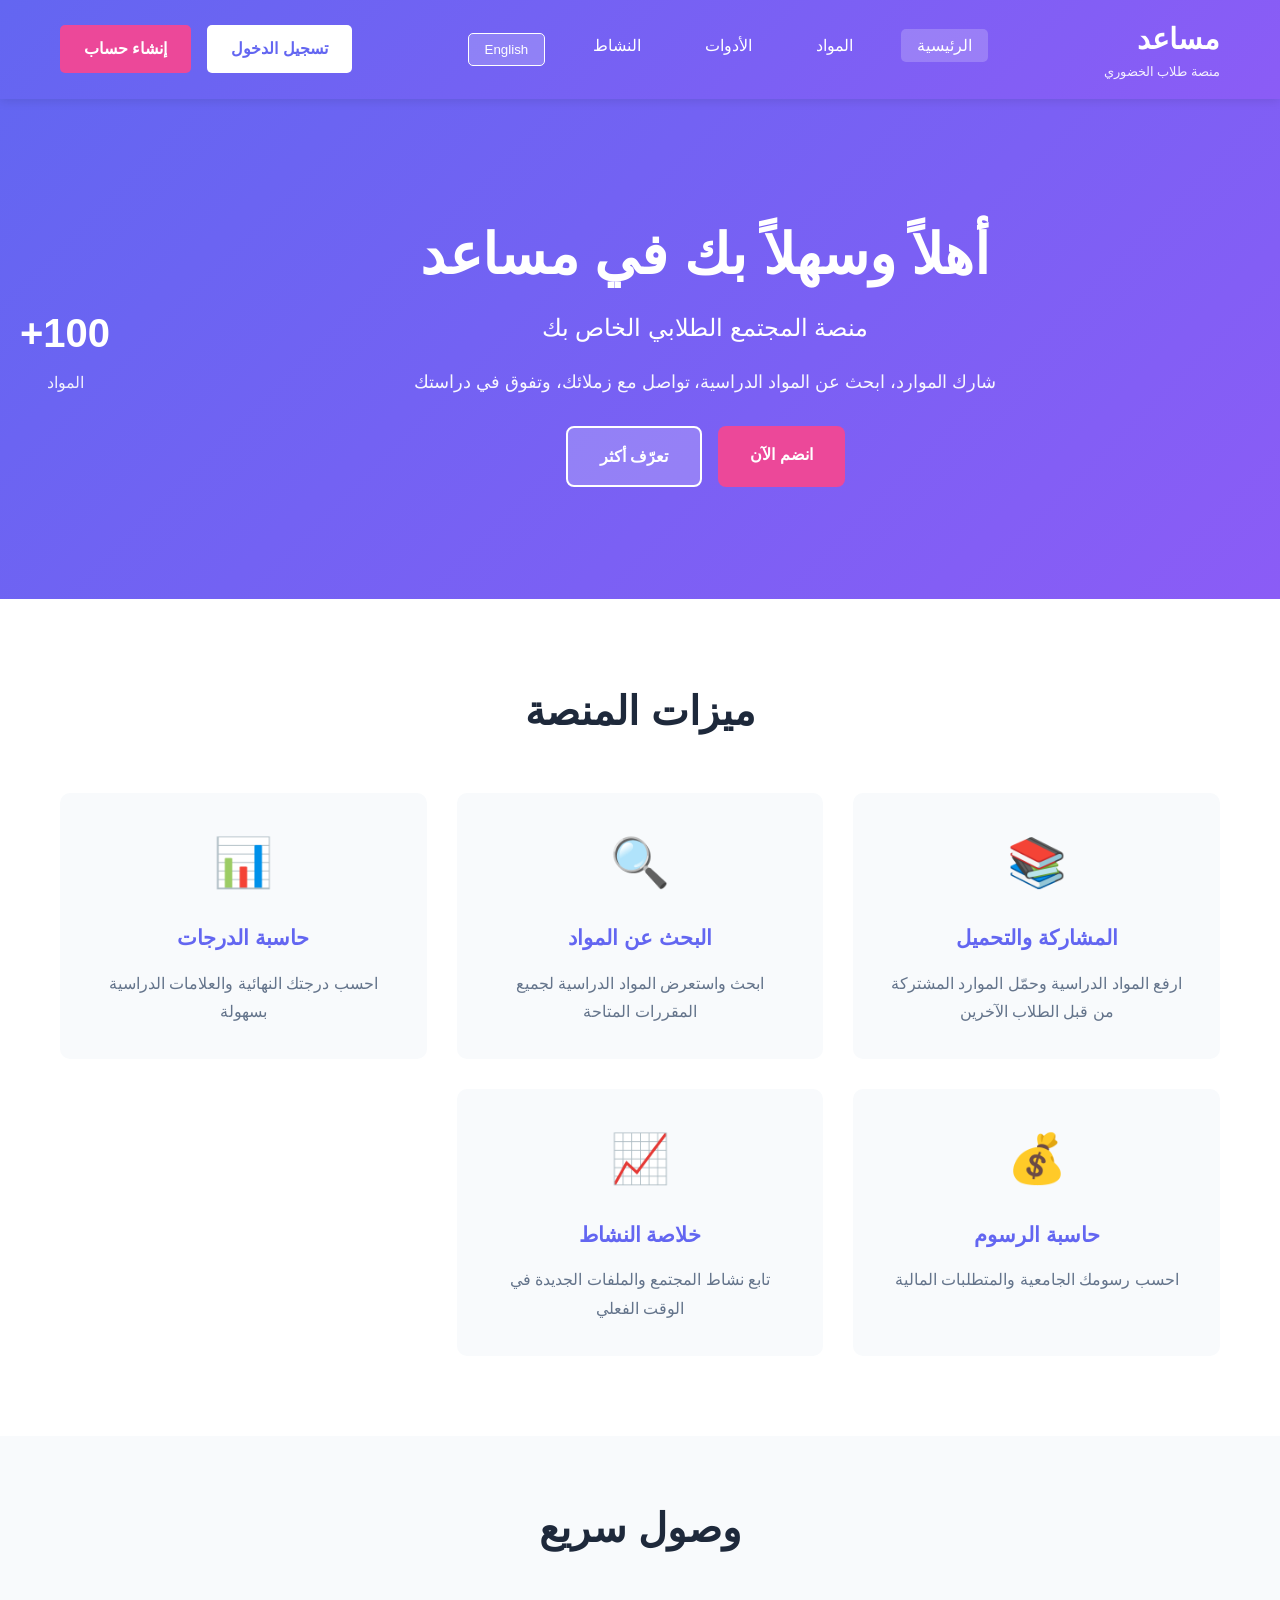
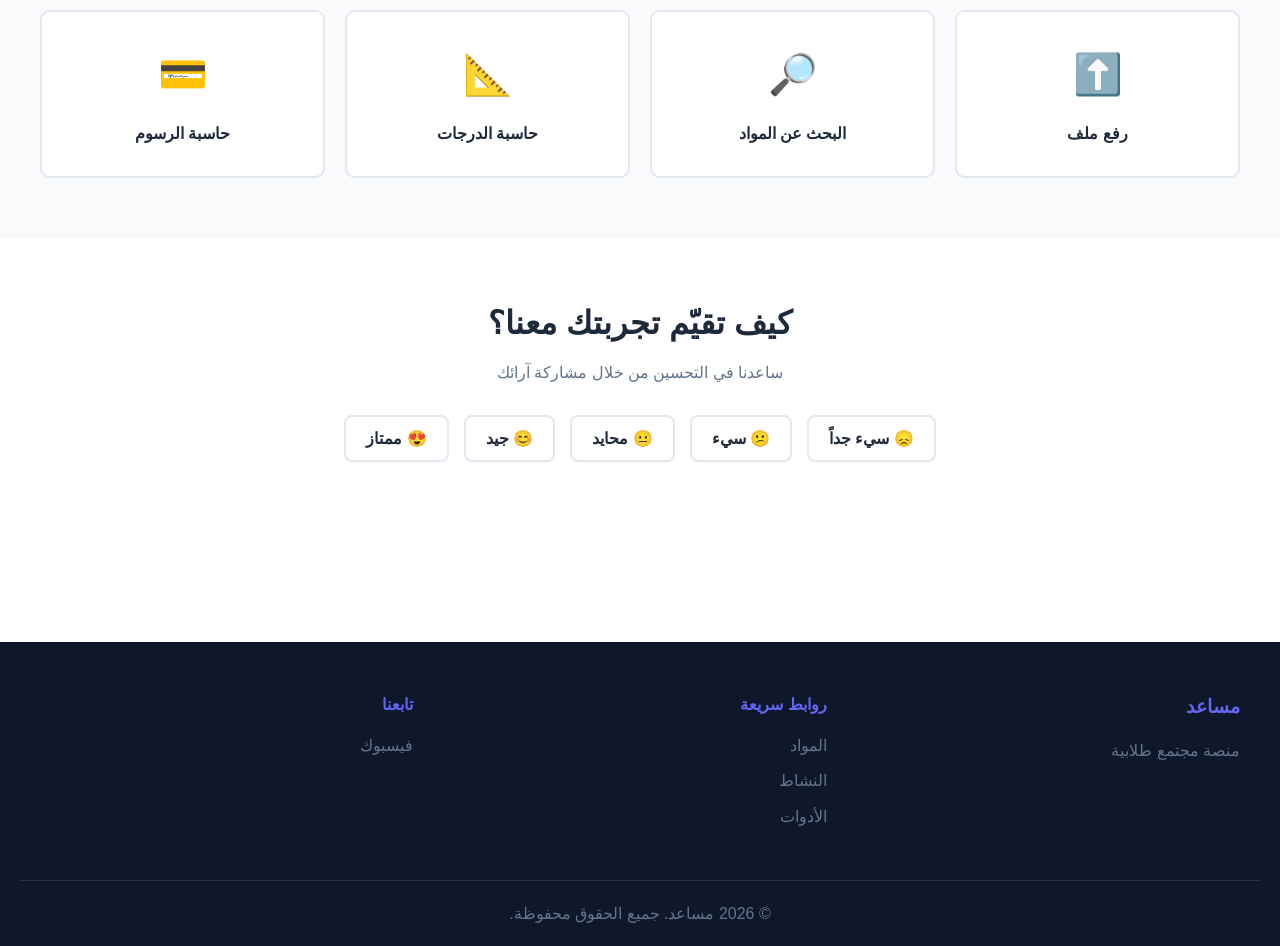
<file: index.html>
<!DOCTYPE html>
<html lang="ar" dir="rtl">

<head>
    <meta charset="UTF-8">
    <meta name="viewport" content="width=device-width, initial-scale=1.0">
    <title>مساعد - منصة لمساعدة طلاب جامعة الخضوري</title>
    <link rel="stylesheet" href="styles.css">
</head>

<body>
    <!-- Navigation Bar -->
    <nav class="navbar">
        <div class="nav-container">
            <div class="logo">
                <h1>مساعد</h1>
                <p>منصة طلاب الخضوري</p>
            </div>
            <ul class="nav-links">
                <li><a href="index.html" class="active">الرئيسية</a></li>
                <li><a href="courses.html">المواد</a></li>
                <li><a href="tools.html">الأدوات</a></li>
                <li><a href="activity.html">النشاط</a></li>
                <li><button class="lang-toggle" onclick="toggleLanguage()">English</button></li>
            </ul>
            <div class="auth-buttons">
                <a href="login.html" class="btn-login">تسجيل الدخول</a>
                <a href="register.html" class="btn-register">إنشاء حساب</a>
            </div>
        </div>
    </nav>

    <!-- Hero Section -->
    <section class="hero">
        <div class="hero-content">
            <h2>أهلاً وسهلاً بك في مساعد</h2>
            <p>منصة المجتمع الطلابي الخاص بك</p>
            <p class="subtitle">شارك الموارد، ابحث عن المواد الدراسية، تواصل مع زملائك، وتفوق في دراستك</p>
            <div class="hero-buttons">
                <a href="register.html" class="btn-primary">انضم الآن</a>
                <a href="#features" class="btn-secondary">تعرّف أكثر</a>
            </div>
        </div>
        <div class="hero-stats">
            <div class="stat">
                <h3>100+</h3>
                <p>المواد</p>
            </div>
        </div>
    </section>

    <!-- Features Section -->
    <section id="features" class="features">
        <h2>ميزات المنصة</h2>
        <div class="features-grid">
            <div class="feature-card">
                <div class="feature-icon">📚</div>
                <h3>المشاركة والتحميل</h3>
                <p>ارفع المواد الدراسية وحمّل الموارد المشتركة من قبل الطلاب الآخرين</p>
            </div>
            <div class="feature-card">
                <div class="feature-icon">🔍</div>
                <h3>البحث عن المواد</h3>
                <p>ابحث واستعرض المواد الدراسية لجميع المقررات المتاحة</p>
            </div>
            <div class="feature-card">
                <div class="feature-icon">📊</div>
                <h3>حاسبة الدرجات</h3>
                <p>احسب درجتك النهائية والعلامات الدراسية بسهولة</p>
            </div>
            <div class="feature-card">
                <div class="feature-icon">💰</div>
                <h3>حاسبة الرسوم</h3>
                <p>احسب رسومك الجامعية والمتطلبات المالية</p>
            </div>
            <div class="feature-card">
                <div class="feature-icon">📈</div>
                <h3>خلاصة النشاط</h3>
                <p>تابع نشاط المجتمع والملفات الجديدة في الوقت الفعلي</p>
            </div>
        </div>
    </section>

    <!-- Quick Actions Section -->
    <section class="quick-actions">
        <h2>وصول سريع</h2>
        <div class="actions-grid">
            <a href="tools.html#upload" class="action-card">
                <span class="action-icon">⬆️</span>
                <span>رفع ملف</span>
            </a>
            <a href="courses.html" class="action-card">
                <span class="action-icon">🔎</span>
                <span>البحث عن المواد</span>
            </a>
            <a href="tools.html#grade-calc" class="action-card">
                <span class="action-icon">📐</span>
                <span>حاسبة الدرجات</span>
            </a>
            <a href="tools.html#fee-calc" class="action-card">
                <span class="action-icon">💳</span>
                <span>حاسبة الرسوم</span>
            </a>
        </div>
    </section>

    <!-- Poll Section -->
    <section id="poll" class="poll-section">
        <h2>كيف تقيّم تجربتك معنا؟</h2>
        <p>ساعدنا في التحسين من خلال مشاركة آرائك</p>
        <div class="poll-options">
            <button class="poll-btn" data-rating="1">😞 سيء جداً</button>
            <button class="poll-btn" data-rating="2">😕 سيء</button>
            <button class="poll-btn" data-rating="3">😐 محايد</button>
            <button class="poll-btn" data-rating="4">😊 جيد</button>
            <button class="poll-btn" data-rating="5">😍 ممتاز</button>
        </div>
        <p id="poll-message" class="poll-message"></p>
    </section>

    <!-- Footer -->
    <footer class="footer">
        <div class="footer-content">
            <div class="footer-section">
                <h3>مساعد</h3>
                <p>منصة مجتمع طلابية </p>
            </div>
            <div class="footer-section">
                <h4>روابط سريعة</h4>
                <ul>
                    <li><a href="courses.html">المواد</a></li>
                    <li><a href="activity.html">النشاط</a></li>
                    <li><a href="tools.html">الأدوات</a></li>
                </ul>
            </div>
            <div class="footer-section">
                <h4>تابعنا</h4>
                <ul>
                    <li><a href="#" target="_blank">فيسبوك</a></li>
                </ul>
            </div>
        </div>
        <div class="footer-bottom">
            <p>&copy; 2026 مساعد. جميع الحقوق محفوظة.</p>
        </div>
    </footer>

    <script src="script.js"></script>
</body>

</html>
</file>
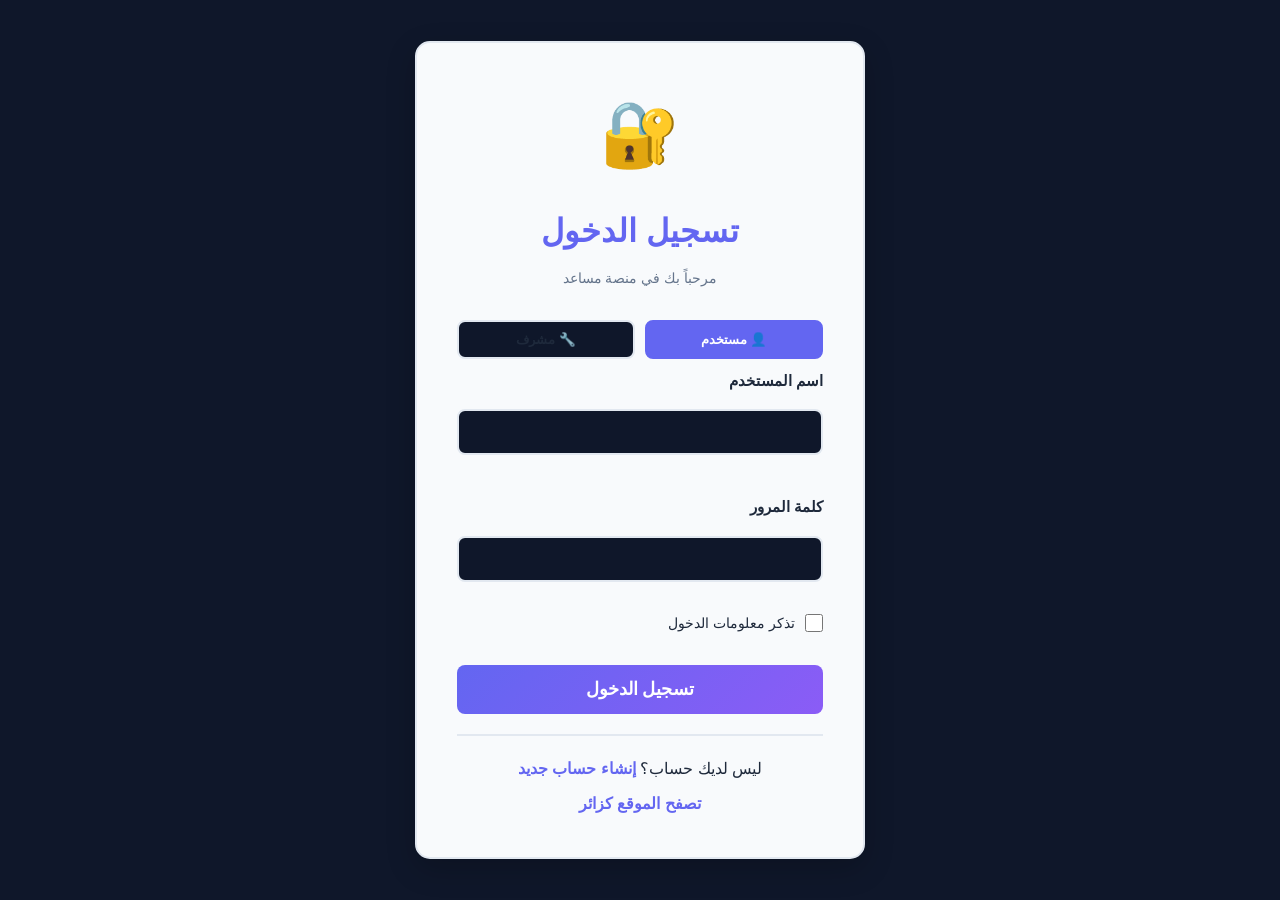
<file: admin-dashboard.html>
<!DOCTYPE html>
<html lang="ar" dir="rtl">

<head>
    <meta charset="UTF-8">
    <meta name="viewport" content="width=device-width, initial-scale=1.0">
    <title>لوحة تحكم المشرف - مساعد</title>
    <link rel="stylesheet" href="styles.css">
    <style>
        .admin-dashboard-page {
            min-height: 100vh;
            padding: 40px 20px;
            background: var(--dark-bg);
        }

        .admin-dashboard-container {
            max-width: 1400px;
            margin: 0 auto;
        }

        .admin-header {
            background: linear-gradient(135deg, var(--primary-color) 0%, var(--secondary-color) 100%);
            color: white;
            padding: 40px;
            border-radius: 15px;
            margin-bottom: 30px;
            display: flex;
            justify-content: space-between;
            align-items: center;
            flex-wrap: wrap;
            gap: 20px;
        }

        .admin-header h1 {
            font-size: 2.5rem;
            margin-bottom: 10px;
        }

        .admin-header p {
            font-size: 1.1rem;
            opacity: 0.9;
        }

        .admin-actions {
            display: flex;
            gap: 15px;
            flex-wrap: wrap;
        }

        .admin-btn {
            padding: 12px 25px;
            background: rgba(255, 255, 255, 0.2);
            color: white;
            border: 2px solid white;
            border-radius: 8px;
            cursor: pointer;
            font-weight: 600;
            transition: all 0.3s;
            text-decoration: none;
            display: inline-block;
        }

        .admin-btn:hover {
            background: white;
            color: var(--primary-color);
            transform: translateY(-2px);
        }

        .account-info-card-admin {
            background: var(--light-bg);
            padding: 30px;
            border-radius: 15px;
            border: 2px solid var(--border-color);
            margin-bottom: 30px;
            display: flex;
            align-items: center;
            gap: 30px;
            flex-wrap: wrap;
        }

        .admin-profile-image {
            width: 120px;
            height: 120px;
            border-radius: 50%;
            background: var(--primary-color);
            display: flex;
            align-items: center;
            justify-content: center;
            font-size: 3rem;
            flex-shrink: 0;
            color: white;
        }

        .admin-account-details {
            flex: 1;
        }

        .admin-account-details h2 {
            color: var(--primary-color);
            margin-bottom: 10px;
            font-size: 1.8rem;
        }

        .admin-account-details p {
            color: var(--text-color);
            margin: 5px 0;
        }

        .account-status-badge-admin {
            display: inline-block;
            padding: 5px 15px;
            background: #44ff44;
            color: white;
            border-radius: 20px;
            font-size: 0.9rem;
            font-weight: 600;
            margin-top: 10px;
        }

        .stats-grid {
            display: grid;
            grid-template-columns: repeat(auto-fit, minmax(250px, 1fr));
            gap: 20px;
            margin-bottom: 30px;
        }

        .stat-card-admin {
            background: var(--light-bg);
            padding: 30px;
            border-radius: 15px;
            text-align: center;
            border: 2px solid var(--border-color);
            transition: all 0.3s;
        }

        .stat-card-admin:hover {
            border-color: var(--primary-color);
            transform: translateY(-5px);
            box-shadow: 0 5px 15px rgba(99, 102, 241, 0.15);
        }

        .stat-value-admin {
            font-size: 2.5rem;
            font-weight: 700;
            color: var(--primary-color);
            margin-bottom: 10px;
        }

        .stat-label-admin {
            color: var(--text-light);
            font-size: 1rem;
            font-weight: 600;
        }

        .admin-tabs {
            display: flex;
            gap: 10px;
            margin-bottom: 30px;
            flex-wrap: wrap;
            border-bottom: 2px solid var(--border-color);
            padding-bottom: 10px;
        }

        .admin-tab-btn {
            padding: 12px 25px;
            background: transparent;
            border: none;
            border-bottom: 3px solid transparent;
            cursor: pointer;
            font-weight: 600;
            font-size: 1rem;
            color: var(--text-light);
            transition: all 0.3s;
        }

        .admin-tab-btn.active {
            color: var(--primary-color);
            border-bottom-color: var(--primary-color);
        }

        .admin-tab-btn:hover {
            color: var(--primary-color);
        }

        .admin-tab-content {
            display: none;
        }

        .admin-tab-content.active {
            display: block;
        }

        .admin-card {
            background: var(--light-bg);
            padding: 30px;
            border-radius: 15px;
            border: 2px solid var(--border-color);
            margin-bottom: 20px;
        }

        .admin-card h3 {
            color: var(--primary-color);
            margin-bottom: 20px;
            font-size: 1.8rem;
        }

        .comment-item-admin,
        .file-item-admin,
        .user-item-admin {
            background: var(--dark-bg);
            padding: 20px;
            border-radius: 10px;
            border: 2px solid var(--border-color);
            margin-bottom: 15px;
            transition: all 0.3s;
        }

        .comment-item-admin:hover,
        .file-item-admin:hover,
        .user-item-admin:hover {
            border-color: var(--primary-color);
        }

        .item-header {
            display: flex;
            justify-content: space-between;
            align-items: center;
            margin-bottom: 10px;
            flex-wrap: wrap;
            gap: 10px;
        }

        .item-title {
            font-weight: 700;
            color: var(--primary-color);
            font-size: 1.1rem;
        }

        .item-meta {
            color: var(--text-light);
            font-size: 0.9rem;
        }

        .item-content {
            color: var(--text-color);
            margin: 15px 0;
            line-height: 1.6;
        }

        .action-buttons {
            display: flex;
            gap: 10px;
            flex-wrap: wrap;
            margin-top: 15px;
        }

        .action-btn {
            padding: 8px 15px;
            border: none;
            border-radius: 6px;
            cursor: pointer;
            font-weight: 600;
            font-size: 0.9rem;
            transition: all 0.3s;
        }

        .action-btn.approve {
            background: #44ff44;
            color: white;
        }

        .action-btn.approve:hover {
            background: #00cc00;
        }

        .action-btn.reject {
            background: #ff4444;
            color: white;
        }

        .action-btn.reject:hover {
            background: #cc0000;
        }

        .action-btn.delete {
            background: #ff4444;
            color: white;
        }

        .action-btn.delete:hover {
            background: #cc0000;
        }

        .action-btn.warn {
            background: #ffaa00;
            color: white;
        }

        .action-btn.warn:hover {
            background: #cc8800;
        }

        .action-btn.ban {
            background: #ff4444;
            color: white;
        }

        .action-btn.ban:hover {
            background: #cc0000;
        }

        .action-btn.unban {
            background: #44ff44;
            color: white;
        }

        .action-btn.unban:hover {
            background: #00cc00;
        }

        .empty-state {
            text-align: center;
            padding: 60px 20px;
            color: var(--text-light);
        }

        .empty-state-icon {
            font-size: 4rem;
            margin-bottom: 20px;
            opacity: 0.5;
        }

        .empty-state h3 {
            font-size: 1.5rem;
            margin-bottom: 10px;
            color: var(--text-color);
        }

        @media (max-width: 768px) {
            .admin-header {
                padding: 30px 20px;
            }

            .admin-header h1 {
                font-size: 1.8rem;
            }

            .stats-grid {
                grid-template-columns: 1fr;
            }

            .account-info-card-admin {
                flex-direction: column;
                text-align: center;
            }
        }
    </style>
</head>

<body>
    <div class="admin-dashboard-page">
        <div class="admin-dashboard-container">
            <!-- رأس الصفحة -->
            <div class="admin-header">
                <div>
                    <h1>🔧 لوحة تحكم المشرف</h1>
                    <p>إدارة المنصة والمراقبة</p>
                </div>
                <div class="admin-actions">
                    <a href="index.html" class="admin-btn">🏠 الصفحة الرئيسية</a>
                    <a href="courses.html" class="admin-btn">📚 المساقات</a>
                    <a href="upload.html" class="admin-btn">📤 رفع ملف</a>
                    <button class="admin-btn" onclick="refreshData()">🔄 تحديث</button>
                    <button class="admin-btn" onclick="logoutAdmin()">🚪 تسجيل الخروج</button>
                </div>
            </div>

            <!-- معلومات الحساب -->
            <div class="account-info-card-admin">
                <div class="admin-profile-image">🔧</div>
                <div class="admin-account-details">
                    <h2 id="admin-name">المشرف</h2>
                    <p><strong>اسم المستخدم:</strong> <span id="admin-username">admin</span></p>
                    <p><strong>الدور:</strong> مشرف النظام</p>
                    <div class="account-status-badge-admin">✅ حساب مفتوح حالياً</div>
                </div>
            </div>

            <!-- إحصائيات -->
            <div class="stats-grid">
                <div class="stat-card-admin">
                    <div class="stat-value-admin" id="total-comments">0</div>
                    <div class="stat-label-admin">إجمالي التعليقات</div>
                </div>
                <div class="stat-card-admin">
                    <div class="stat-value-admin" id="pending-files">0</div>
                    <div class="stat-label-admin">ملفات قيد المراجعة</div>
                </div>
                <div class="stat-card-admin">
                    <div class="stat-value-admin" id="banned-users">0</div>
                    <div class="stat-label-admin">مستخدمين محظورين</div>
                </div>
                <div class="stat-card-admin">
                    <div class="stat-value-admin" id="total-users">0</div>
                    <div class="stat-label-admin">إجمالي المستخدمين</div>
                </div>
            </div>

            <!-- التبويبات -->
            <div class="admin-tabs">
                <button class="admin-tab-btn active" onclick="switchAdminTab('comments')">💬 التعليقات</button>
                <button class="admin-tab-btn" onclick="switchAdminTab('files')">📁 الملفات المرفوعة</button>
                <button class="admin-tab-btn" onclick="switchAdminTab('users')">👥 المستخدمين</button>
                <button class="admin-tab-btn" onclick="switchAdminTab('library')">📚 مكتبتي</button>
            </div>

            <!-- تبويب التعليقات -->
            <div id="comments-tab" class="admin-tab-content active">
                <div class="admin-card">
                    <h3>إدارة التعليقات</h3>
                    <div id="comments-list-admin"></div>
                </div>
            </div>

            <!-- تبويب الملفات -->
            <div id="files-tab" class="admin-tab-content">
                <div class="admin-card">
                    <h3>الملفات المرفوعة - قيد المراجعة</h3>
                    <div id="files-list-admin"></div>
                </div>
            </div>

            <!-- تبويب المستخدمين -->
            <div id="users-tab" class="admin-tab-content">
                <div class="admin-card">
                    <h3>إدارة المستخدمين</h3>
                    <div id="users-list-admin"></div>
                </div>
            </div>

            <!-- تبويب المكتبة -->
            <div id="library-tab" class="admin-tab-content">
                <div class="admin-card">
                    <h3>📚 مكتبتي الشخصية</h3>
                    <p style="color: var(--text-light); margin-bottom: 20px;">يمكنك إضافة المساقات من صفحة المساقات</p>
                    <div id="admin-library-grid" style="display: grid; grid-template-columns: repeat(auto-fill, minmax(280px, 1fr)); gap: 20px;"></div>
                </div>
            </div>
        </div>
    </div>

    <script src="courses-data.js"></script>
    <script>
        // التحقق من تسجيل الدخول
        window.addEventListener('DOMContentLoaded', () => {
            if (localStorage.getItem('adminLoggedIn') !== 'true') {
                window.location.href = 'login.html';
                return;
            }
            
            // عرض معلومات المشرف
            const adminUsername = localStorage.getItem('adminUsername') || 'admin';
            document.getElementById('admin-username').textContent = adminUsername;
            document.getElementById('admin-name').textContent = `المشرف: ${adminUsername}`;
            
            loadAllData();
        });

        function loadAllData() {
            loadComments();
            loadPendingFiles();
            loadUsers();
            loadAdminLibrary();
            updateStats();
        }

        function loadAdminLibrary() {
            const libraryGrid = document.getElementById('admin-library-grid');
            if (!libraryGrid) return;

            let adminUser = JSON.parse(localStorage.getItem('adminUserData') || 'null');
            if (!adminUser) {
                adminUser = {
                    username: 'admin',
                    email: 'admin@ptuk.edu.ps',
                    firstName: 'المشرف',
                    lastName: 'النظام',
                    profileImage: 'default',
                    points: 0,
                    subscription: true,
                    myCourses: [],
                    maxCourses: 999,
                    paidSlots: 0,
                    isAdmin: true
                };
                localStorage.setItem('adminUserData', JSON.stringify(adminUser));
            }

            const myCourses = adminUser.myCourses || [];

            if (myCourses.length === 0) {
                libraryGrid.innerHTML = `
                    <div style="grid-column: 1 / -1; text-align: center; padding: 60px 20px; color: var(--text-light);">
                        <div style="font-size: 4rem; margin-bottom: 20px; opacity: 0.5;">📚</div>
                        <h3 style="font-size: 1.5rem; margin-bottom: 10px; color: var(--text-color);">المكتبة فارغة</h3>
                        <p style="font-size: 1rem; margin-bottom: 20px;">لم تقم بإضافة أي مساقات إلى مكتبتك بعد</p>
                        <a href="courses.html" style="color: var(--primary-color); text-decoration: none; font-weight: 600;">تصفح المساقات وإضافة بعضها</a>
                    </div>
                `;
                return;
            }

            libraryGrid.innerHTML = '';

            myCourses.forEach(courseId => {
                const course = COURSES_DATABASE.find(c => c.id === courseId);
                if (!course) return;

                const courseCard = document.createElement('div');
                courseCard.style.cssText = 'background: var(--dark-bg); padding: 20px; border-radius: 10px; border: 2px solid var(--border-color); transition: all 0.3s; cursor: pointer;';
                courseCard.innerHTML = `
                    <h3 style="color: var(--primary-color); margin-bottom: 10px; font-size: 1.2rem;">${course.name}</h3>
                    <div style="color: var(--text-light); font-size: 0.9rem; margin-bottom: 10px;">${course.code}</div>
                    <div style="color: var(--text-light); font-size: 0.85rem;">${course.hours} ساعة معتمدة</div>
                    <button onclick="removeFromAdminLibrary('${course.id}')" style="margin-top: 15px; padding: 8px 15px; background: #ff4444; color: white; border: none; border-radius: 6px; cursor: pointer; font-weight: 600; width: 100%; transition: all 0.3s;">
                        🗑️ إزالة من المكتبة
                    </button>
                `;
                courseCard.addEventListener('click', (e) => {
                    if (e.target.tagName === 'BUTTON') return;
                    window.location.href = `course-details.html?id=${course.id}`;
                });
                courseCard.addEventListener('mouseenter', function() {
                    this.style.borderColor = 'var(--primary-color)';
                    this.style.transform = 'translateY(-5px)';
                });
                courseCard.addEventListener('mouseleave', function() {
                    this.style.borderColor = 'var(--border-color)';
                    this.style.transform = 'translateY(0)';
                });
                libraryGrid.appendChild(courseCard);
            });
        }

        function removeFromAdminLibrary(courseId) {
            if (!confirm('هل أنت متأكد من إزالة هذا المساق من مكتبتك؟')) {
                return;
            }

            let adminUser = JSON.parse(localStorage.getItem('adminUserData') || 'null');
            if (!adminUser) return;

            adminUser.myCourses = (adminUser.myCourses || []).filter(id => id !== courseId);
            localStorage.setItem('adminUserData', JSON.stringify(adminUser));

            loadAdminLibrary();
        }

        function updateStats() {
            // إحصائيات التعليقات
            const allComments = JSON.parse(localStorage.getItem('courseComments') || '{}');
            let totalComments = 0;
            for (let courseId in allComments) {
                totalComments += allComments[courseId].length;
            }
            document.getElementById('total-comments').textContent = totalComments;

            // إحصائيات الملفات
            const pendingFiles = JSON.parse(localStorage.getItem('pendingFiles') || '[]');
            document.getElementById('pending-files').textContent = pendingFiles.length;

            // إحصائيات المستخدمين
            const users = JSON.parse(localStorage.getItem('registeredUsers') || '[]');
            document.getElementById('total-users').textContent = users.length;

            // إحصائيات المحظورين
            const bannedUsers = JSON.parse(localStorage.getItem('bannedUsers') || '[]');
            document.getElementById('banned-users').textContent = bannedUsers.length;
        }

        function loadComments() {
            const commentsList = document.getElementById('comments-list-admin');
            const allComments = JSON.parse(localStorage.getItem('courseComments') || '{}');
            
            let allCommentsArray = [];
            for (let courseId in allComments) {
                const course = COURSES_DATABASE.find(c => c.id === courseId);
                const courseName = course ? course.name : courseId;
                allComments[courseId].forEach(comment => {
                    allCommentsArray.push({
                        ...comment,
                        courseId: courseId,
                        courseName: courseName
                    });
                });
            }

            if (allCommentsArray.length === 0) {
                commentsList.innerHTML = `
                    <div class="empty-state">
                        <div class="empty-state-icon">💬</div>
                        <h3>لا توجد تعليقات</h3>
                    </div>
                `;
                return;
            }

            commentsList.innerHTML = '';
            allCommentsArray.forEach((comment, index) => {
                const commentDiv = document.createElement('div');
                commentDiv.className = 'comment-item-admin';
                commentDiv.innerHTML = `
                    <div class="item-header">
                        <div>
                            <div class="item-title">${escapeHtml(comment.author || 'مجهول')}</div>
                            <div class="item-meta">في: ${comment.courseName} | ${formatDate(comment.date)}</div>
                        </div>
                    </div>
                    <div class="item-content">${escapeHtml(comment.text)}</div>
                    <div class="action-buttons">
                        <button class="action-btn delete" onclick="deleteCommentAdmin('${comment.courseId}', ${index})">🗑️ حذف</button>
                        <button class="action-btn warn" onclick="warnUser('${comment.author || ''}')">⚠️ تحذير</button>
                        <button class="action-btn ban" onclick="banUser('${comment.author || ''}')">🚫 حظر</button>
                    </div>
                `;
                commentsList.appendChild(commentDiv);
            });
        }

        function loadPendingFiles() {
            const filesList = document.getElementById('files-list-admin');
            const pendingFiles = JSON.parse(localStorage.getItem('pendingFiles') || '[]');

            if (pendingFiles.length === 0) {
                filesList.innerHTML = `
                    <div class="empty-state">
                        <div class="empty-state-icon">📁</div>
                        <h3>لا توجد ملفات قيد المراجعة</h3>
                    </div>
                `;
                return;
            }

            filesList.innerHTML = '';
            pendingFiles.forEach((file, index) => {
                const course = COURSES_DATABASE.find(c => c.id === file.courseId);
                const courseName = course ? course.name : file.courseId;
                const fileDiv = document.createElement('div');
                fileDiv.className = 'file-item-admin';
                fileDiv.innerHTML = `
                    <div class="item-header">
                        <div>
                            <div class="item-title">${escapeHtml(file.fileName)}</div>
                            <div class="item-meta">المساق: ${courseName} | رفع من: ${escapeHtml(file.uploadedBy)} | ${formatDate(file.uploadDate)}</div>
                        </div>
                    </div>
                    <div class="item-content">${escapeHtml(file.description || 'لا يوجد وصف')}</div>
                    <div class="action-buttons">
                        <button class="action-btn approve" onclick="approveFile(${index})">✅ قبول</button>
                        <button class="action-btn reject" onclick="rejectFile(${index})">❌ رفض</button>
                    </div>
                `;
                filesList.appendChild(fileDiv);
            });
        }

        function loadUsers() {
            const usersList = document.getElementById('users-list-admin');
            const users = JSON.parse(localStorage.getItem('registeredUsers') || '[]');
            const bannedUsers = JSON.parse(localStorage.getItem('bannedUsers') || '[]');

            if (users.length === 0) {
                usersList.innerHTML = `
                    <div class="empty-state">
                        <div class="empty-state-icon">👥</div>
                        <h3>لا يوجد مستخدمين</h3>
                    </div>
                `;
                return;
            }

            usersList.innerHTML = '';
            users.forEach(user => {
                const isBanned = bannedUsers.includes(user.username);
                const userDiv = document.createElement('div');
                userDiv.className = 'user-item-admin';
                userDiv.innerHTML = `
                    <div class="item-header">
                        <div>
                            <div class="item-title">${escapeHtml(user.username)}</div>
                            <div class="item-meta">النقاط: ${user.points || 0} | المساقات: ${(user.myCourses || []).length}/${user.maxCourses || 3} | الإيميل: ${user.email || 'غير متوفر'}</div>
                        </div>
                        <div style="color: ${isBanned ? '#ff4444' : '#44ff44'}; font-weight: 700;">
                            ${isBanned ? '🚫 محظور' : '✅ نشط'}
                        </div>
                    </div>
                    <div class="action-buttons">
                        ${isBanned ? 
                            `<button class="action-btn unban" onclick="unbanUser('${user.username}')">✅ إلغاء الحظر</button>` :
                            `<button class="action-btn ban" onclick="banUser('${user.username}')">🚫 حظر</button>`
                        }
                    </div>
                `;
                usersList.appendChild(userDiv);
            });
        }

        function approveFile(index) {
            const pendingFiles = JSON.parse(localStorage.getItem('pendingFiles') || '[]');
            const file = pendingFiles[index];
            
            if (!file) return;

            // إضافة النقطة للمستخدم
            const users = JSON.parse(localStorage.getItem('registeredUsers') || '[]');
            const userIndex = users.findIndex(u => u.username === file.uploadedBy);
            
            if (userIndex !== -1) {
                users[userIndex].points = (users[userIndex].points || 0) + 1;
                
                // إذا وصل إلى 10 نقاط، منح اشتراك مجاني
                if (users[userIndex].points >= 10 && !users[userIndex].subscription) {
                    users[userIndex].subscription = true;
                    alert(`تم منح المستخدم ${file.uploadedBy} اشتراك مجاني لوصوله إلى 10 نقاط!`);
                }
                
                localStorage.setItem('registeredUsers', JSON.stringify(users));
                
                // تحديث currentUser إذا كان مسجل دخول
                const currentUser = JSON.parse(localStorage.getItem('currentUser') || 'null');
                if (currentUser && currentUser.username === file.uploadedBy) {
                    currentUser.points = users[userIndex].points;
                    currentUser.subscription = users[userIndex].subscription;
                    localStorage.setItem('currentUser', JSON.stringify(currentUser));
                }
            }

            // نقل الملف من قائمة الانتظار إلى الملفات المقبولة
            const approvedFiles = JSON.parse(localStorage.getItem('approvedFiles') || '[]');
            approvedFiles.push({
                ...file,
                approvedDate: new Date().toISOString()
            });
            localStorage.setItem('approvedFiles', JSON.stringify(approvedFiles));

            // حذف من قائمة الانتظار
            pendingFiles.splice(index, 1);
            localStorage.setItem('pendingFiles', JSON.stringify(pendingFiles));

            alert('تم قبول الملف وإضافة نقطة للمستخدم!');
            loadPendingFiles();
            updateStats();
        }

        function rejectFile(index) {
            if (!confirm('هل أنت متأكد من رفض هذا الملف؟')) return;

            const pendingFiles = JSON.parse(localStorage.getItem('pendingFiles') || '[]');
            pendingFiles.splice(index, 1);
            localStorage.setItem('pendingFiles', JSON.stringify(pendingFiles));

            alert('تم رفض الملف');
            loadPendingFiles();
            updateStats();
        }

        function deleteCommentAdmin(courseId, commentIndex) {
            if (!confirm('هل أنت متأكد من حذف هذا التعليق؟')) return;

            const allComments = JSON.parse(localStorage.getItem('courseComments') || '{}');
            if (allComments[courseId]) {
                allComments[courseId].splice(commentIndex, 1);
                localStorage.setItem('courseComments', JSON.stringify(allComments));
            }

            loadComments();
            updateStats();
        }

        function warnUser(username) {
            if (!username) return;
            alert(`تم إرسال تحذير للمستخدم: ${username}`);
        }

        function banUser(username) {
            if (!username) return;
            if (!confirm(`هل أنت متأكد من حظر المستخدم: ${username}؟`)) return;

            const bannedUsers = JSON.parse(localStorage.getItem('bannedUsers') || '[]');
            if (!bannedUsers.includes(username)) {
                bannedUsers.push(username);
                localStorage.setItem('bannedUsers', JSON.stringify(bannedUsers));
            }

            alert(`تم حظر المستخدم: ${username}`);
            loadUsers();
            updateStats();
        }

        function unbanUser(username) {
            if (!confirm(`هل أنت متأكد من إلغاء حظر المستخدم: ${username}؟`)) return;

            const bannedUsers = JSON.parse(localStorage.getItem('bannedUsers') || '[]');
            const index = bannedUsers.indexOf(username);
            if (index > -1) {
                bannedUsers.splice(index, 1);
                localStorage.setItem('bannedUsers', JSON.stringify(bannedUsers));
            }

            alert(`تم إلغاء حظر المستخدم: ${username}`);
            loadUsers();
            updateStats();
        }

        function switchAdminTab(tabName) {
            document.querySelectorAll('.admin-tab-content').forEach(tab => {
                tab.classList.remove('active');
            });
            document.querySelectorAll('.admin-tab-btn').forEach(btn => {
                btn.classList.remove('active');
            });

            document.getElementById(tabName + '-tab').classList.add('active');
            event.target.classList.add('active');
        }

        function refreshData() {
            loadAllData();
            alert('تم تحديث البيانات');
        }

        function logoutAdmin() {
            if (confirm('هل أنت متأكد من تسجيل الخروج؟')) {
                localStorage.removeItem('adminLoggedIn');
                localStorage.removeItem('adminUsername');
                window.location.href = 'index.html';
            }
        }

        function formatDate(dateString) {
            const date = new Date(dateString);
            return date.toLocaleDateString('ar-SA', {
                year: 'numeric',
                month: 'long',
                day: 'numeric',
                hour: '2-digit',
                minute: '2-digit'
            });
        }

        function escapeHtml(text) {
            const div = document.createElement('div');
            div.textContent = text;
            return div.innerHTML;
        }
    </script>
</body>

</html>
</file>
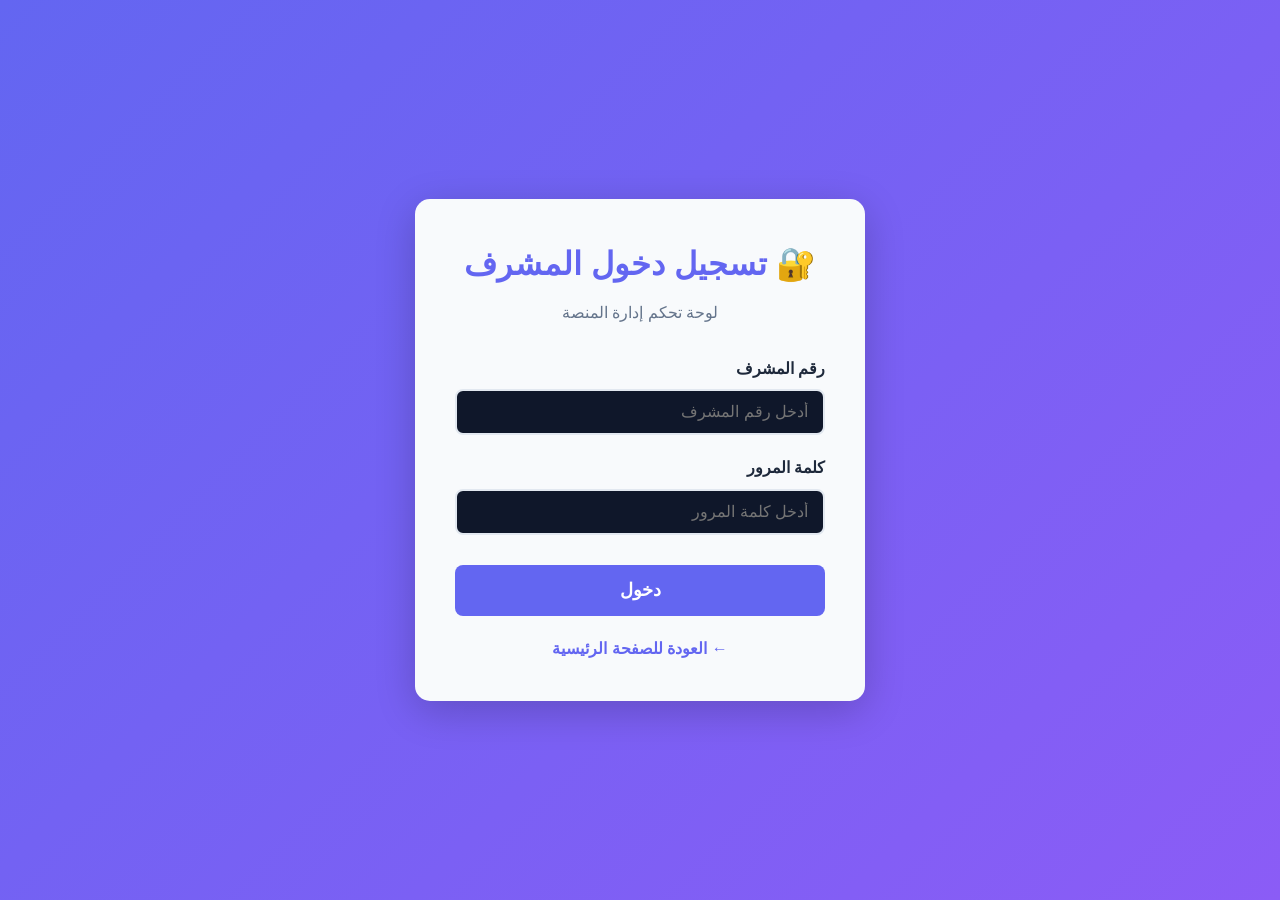
<file: admin-login.html>
<!DOCTYPE html>
<html lang="ar" dir="rtl">

<head>
    <meta charset="UTF-8">
    <meta name="viewport" content="width=device-width, initial-scale=1.0">
    <title>تسجيل دخول المشرف - مساعد</title>
    <link rel="stylesheet" href="styles.css">
    <style>
        .admin-login-container {
            min-height: 100vh;
            display: flex;
            align-items: center;
            justify-content: center;
            background: linear-gradient(135deg, var(--primary-color) 0%, var(--secondary-color) 100%);
            padding: 20px;
        }

        .admin-login-box {
            background: var(--light-bg);
            padding: 40px;
            border-radius: 15px;
            box-shadow: 0 10px 40px rgba(0, 0, 0, 0.2);
            max-width: 450px;
            width: 100%;
        }

        .admin-login-box h1 {
            color: var(--primary-color);
            text-align: center;
            margin-bottom: 10px;
            font-size: 2rem;
        }

        .admin-login-box p {
            text-align: center;
            color: var(--text-light);
            margin-bottom: 30px;
        }

        .admin-form-group {
            margin-bottom: 20px;
        }

        .admin-form-group label {
            display: block;
            margin-bottom: 8px;
            color: var(--text-dark);
            font-weight: 600;
        }

        .admin-form-group input {
            width: 100%;
            padding: 12px 15px;
            border: 2px solid var(--border-color);
            border-radius: 8px;
            font-size: 1rem;
            background: var(--dark-bg);
            color: var(--text-dark);
            transition: all 0.3s;
        }

        .admin-form-group input:focus {
            outline: none;
            border-color: var(--primary-color);
            box-shadow: 0 0 10px rgba(107, 107, 84, 0.2);
        }

        .admin-submit-btn {
            width: 100%;
            padding: 15px;
            background: var(--primary-color);
            color: white;
            border: none;
            border-radius: 8px;
            font-size: 1.1rem;
            font-weight: 600;
            cursor: pointer;
            transition: all 0.3s;
            margin-top: 10px;
        }

        .admin-submit-btn:hover {
            background: var(--secondary-color);
            transform: translateY(-2px);
            box-shadow: 0 5px 15px rgba(107, 107, 84, 0.3);
        }

        .back-to-home {
            text-align: center;
            margin-top: 20px;
        }

        .back-to-home a {
            color: var(--primary-color);
            text-decoration: none;
            font-weight: 600;
        }

        .back-to-home a:hover {
            text-decoration: underline;
        }

        .error-message {
            background: #fee;
            color: #c33;
            padding: 12px;
            border-radius: 8px;
            margin-bottom: 20px;
            text-align: center;
            display: none;
        }
    </style>
</head>

<body>
    <div class="admin-login-container">
        <div class="admin-login-box">
            <h1>🔐 تسجيل دخول المشرف</h1>
            <p>لوحة تحكم إدارة المنصة</p>
            
            <div class="error-message" id="error-message"></div>
            
            <form id="admin-login-form" onsubmit="handleAdminLogin(event)">
                <div class="admin-form-group">
                    <label for="admin-id">رقم المشرف</label>
                    <input type="text" id="admin-id" required placeholder="أدخل رقم المشرف">
                </div>
                
                <div class="admin-form-group">
                    <label for="admin-password">كلمة المرور</label>
                    <input type="password" id="admin-password" required placeholder="أدخل كلمة المرور">
                </div>
                
                <button type="submit" class="admin-submit-btn">دخول</button>
            </form>
            
            <div class="back-to-home">
                <a href="index.html">← العودة للصفحة الرئيسية</a>
            </div>
        </div>
    </div>

    <script src="script.js"></script>
    <script>
        // Admin credentials (in production, this should be on the server)
        const ADMIN_CREDENTIALS = {
            id: 'ADMIN2026',
            password: 'Admin@2026'
        };

        function handleAdminLogin(event) {
            event.preventDefault();
            
            const adminId = document.getElementById('admin-id').value;
            const adminPassword = document.getElementById('admin-password').value;
            const errorMsg = document.getElementById('error-message');
            
            if (adminId === ADMIN_CREDENTIALS.id && adminPassword === ADMIN_CREDENTIALS.password) {
                // Save admin session
                sessionStorage.setItem('adminLoggedIn', 'true');
                sessionStorage.setItem('adminId', adminId);
                
                // Redirect to admin dashboard
                window.location.href = 'admin-dashboard.html';
            } else {
                errorMsg.textContent = 'رقم المشرف أو كلمة المرور غير صحيحة';
                errorMsg.style.display = 'block';
                setTimeout(() => {
                    errorMsg.style.display = 'none';
                }, 5000);
            }
        }

        // Check if already logged in
        if (sessionStorage.getItem('adminLoggedIn') === 'true') {
            window.location.href = 'admin-dashboard.html';
        }
    </script>
</body>

</html>
</file>
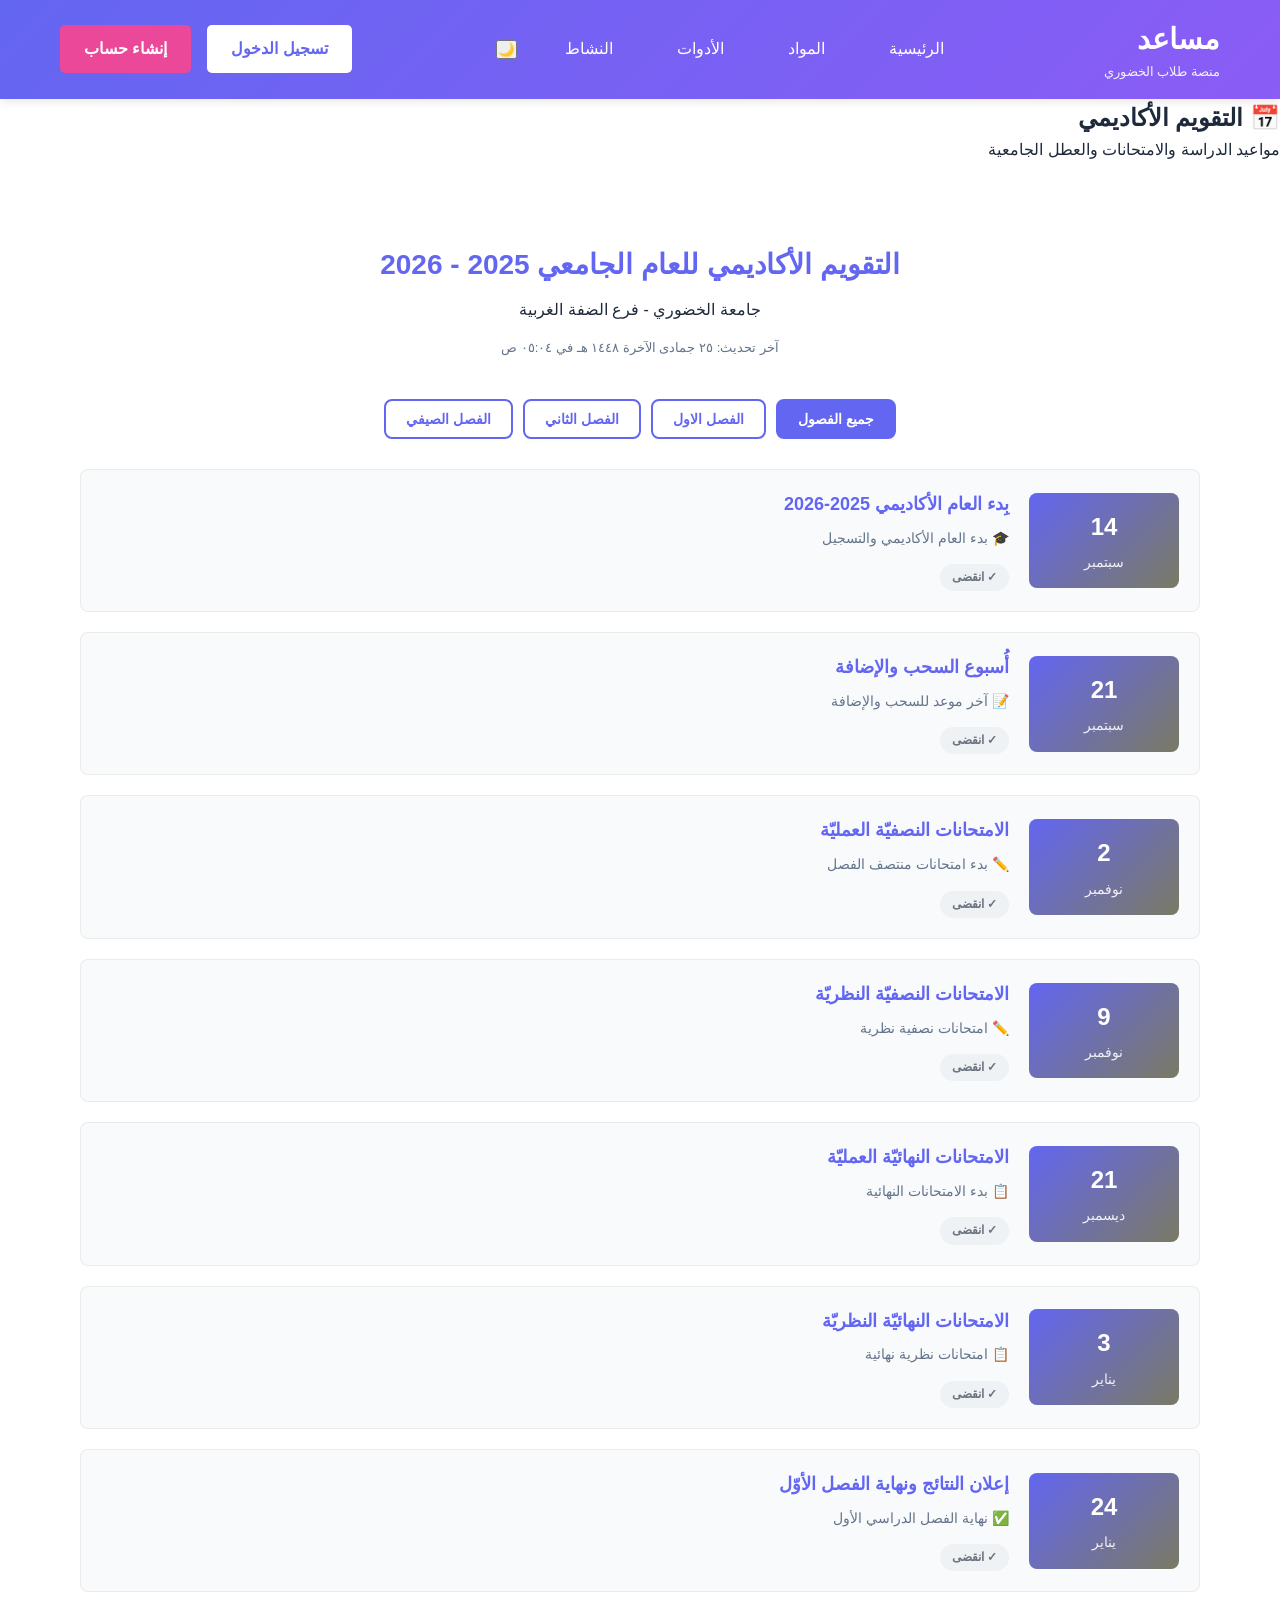
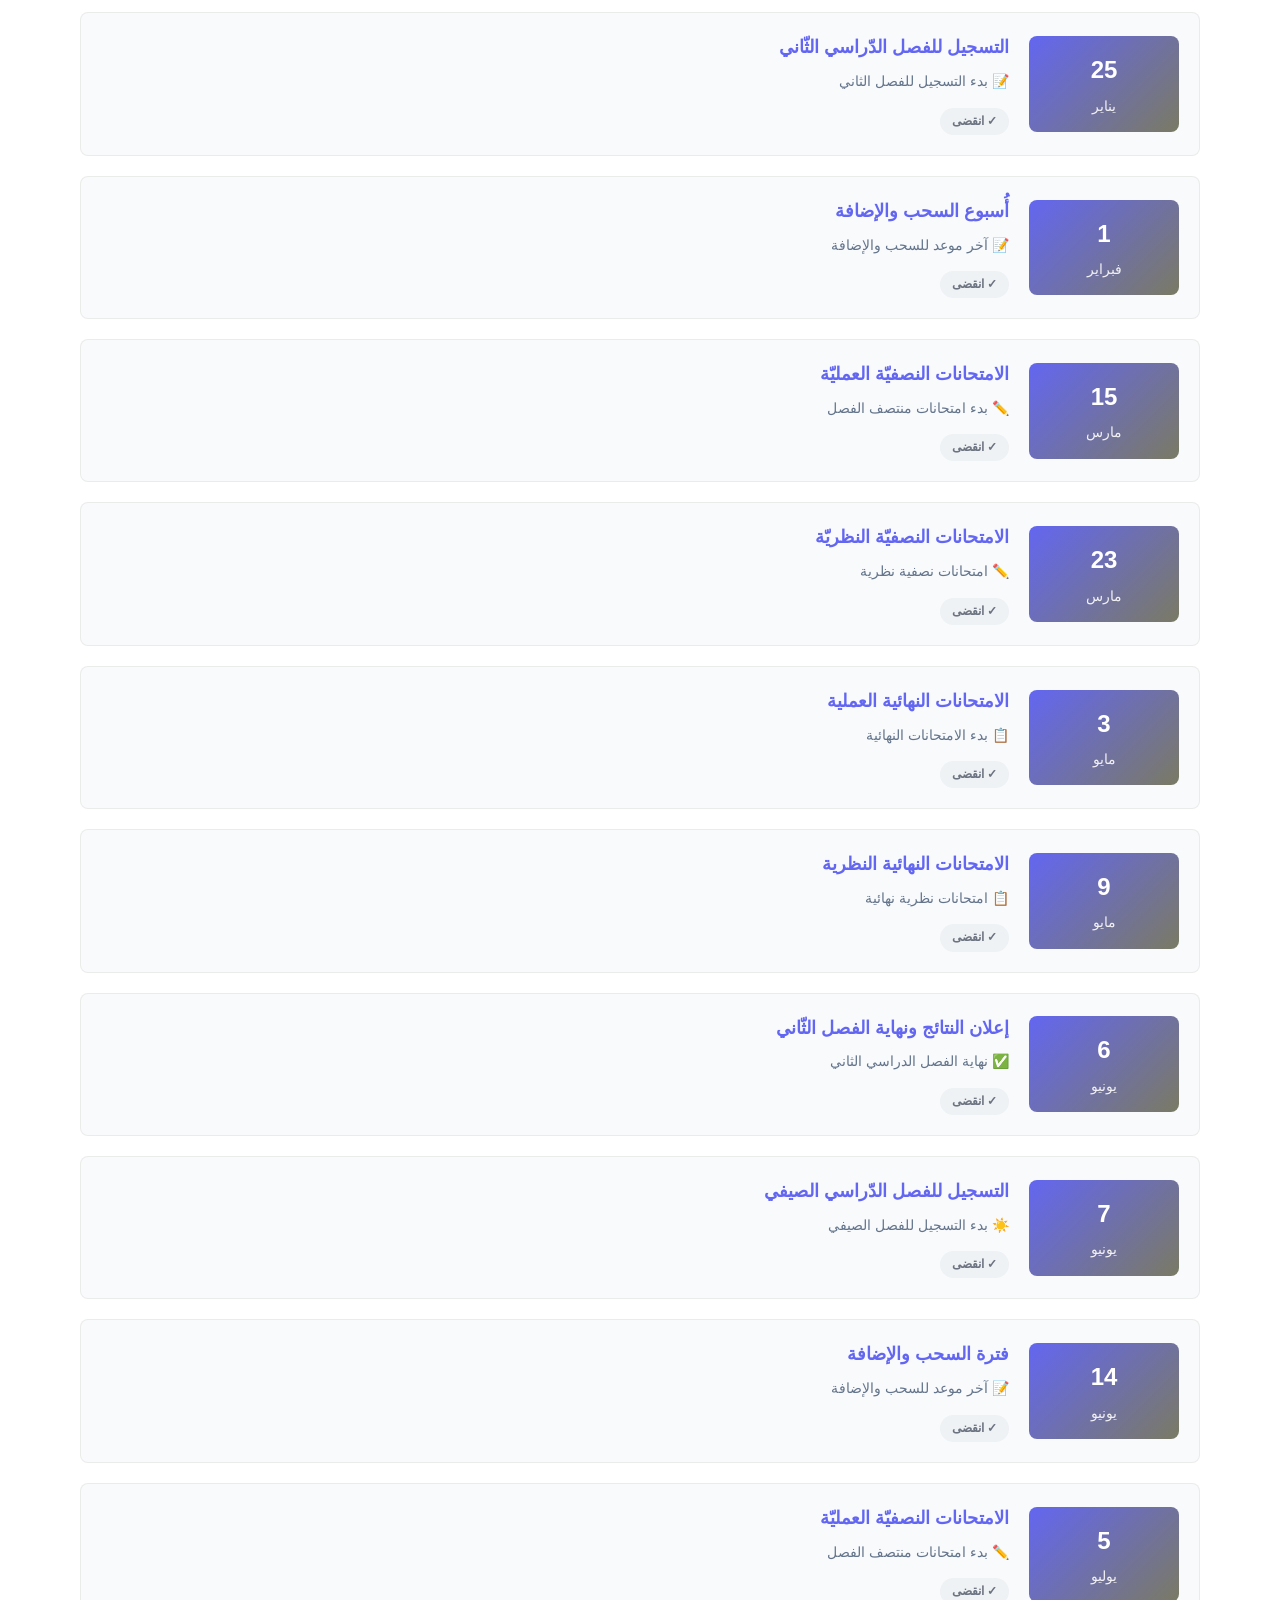
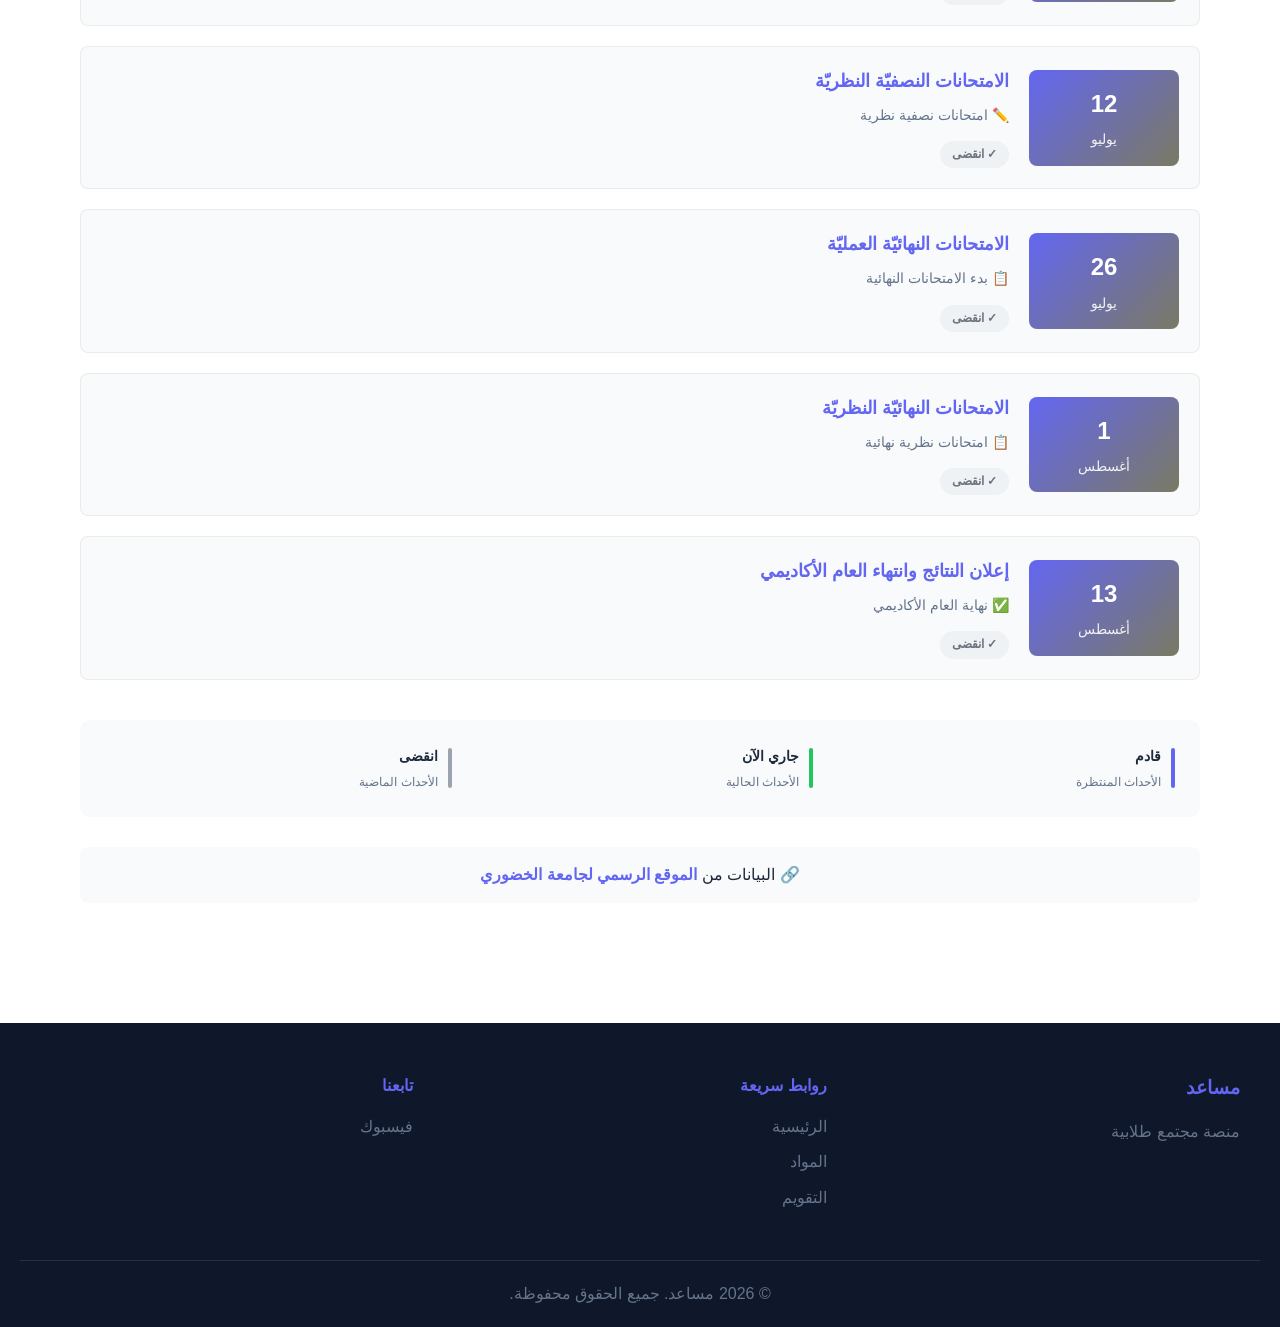
<file: calendar.html>
<!DOCTYPE html>
<html lang="ar" dir="rtl">

<head>
    <meta charset="UTF-8">
    <meta name="viewport" content="width=device-width, initial-scale=1.0">
    <title>التقويم الأكاديمي - مساعد</title>
    <link rel="stylesheet" href="styles.css">
    <style>
        .calendar-container {
            max-width: 1200px;
            margin: 40px auto;
            padding: 40px;
        }

        .calendar-title {
            text-align: center;
            margin-bottom: 40px;
        }

        .calendar-title h1 {
            color: var(--primary-color);
            font-size: 28px;
            margin-bottom: 10px;
        }

        .calendar-title p {
            color: var(--text-secondary);
            font-size: 16px;
            margin-bottom: 15px;
        }

        .last-update {
            font-size: 13px;
            color: var(--text-light);
            text-align: center;
            margin-bottom: 30px;
        }

        .calendar-options {
            display: flex;
            gap: 10px;
            justify-content: center;
            margin-bottom: 30px;
            flex-wrap: wrap;
        }

        .semester-btn {
            padding: 10px 20px;
            border: 2px solid var(--primary-color);
            background: transparent;
            color: var(--primary-color);
            border-radius: 8px;
            cursor: pointer;
            font-weight: 600;
            transition: all 0.3s;
            font-size: 14px;
        }

        .semester-btn:hover,
        .semester-btn.active {
            background: var(--primary-color);
            color: white;
        }

        .calendar-grid {
            display: grid;
            gap: 20px;
            margin-bottom: 40px;
        }

        .calendar-event {
            background: var(--light-bg);
            border-right: 4px solid var(--primary-color);
            padding: 20px;
            border-radius: 8px;
            display: grid;
            grid-template-columns: 150px 1fr;
            gap: 20px;
            align-items: center;
            transition: all 0.3s;
            border: 1px solid rgba(107, 107, 84, 0.1);
        }

        [data-theme="dark"] .calendar-event {
            border-color: rgba(107, 107, 84, 0.3);
        }

        .calendar-event:hover {
            box-shadow: 0 5px 20px rgba(107, 107, 84, 0.15);
            transform: translateX(-5px);
        }

        .event-date {
            text-align: center;
            background: linear-gradient(135deg, var(--primary-color), #7a7a64);
            color: white;
            padding: 15px;
            border-radius: 8px;
        }

        .event-day {
            font-size: 24px;
            font-weight: 700;
        }

        .event-month {
            font-size: 14px;
            opacity: 0.9;
            margin-top: 5px;
        }

        .event-content h3 {
            color: var(--primary-color);
            margin-bottom: 8px;
            font-size: 18px;
        }

        .event-content p {
            color: var(--text-light);
            font-size: 14px;
            margin-bottom: 5px;
        }

        .event-status {
            display: inline-block;
            padding: 4px 12px;
            border-radius: 20px;
            font-size: 12px;
            font-weight: 600;
            margin-top: 10px;
        }

        .event-status.upcoming {
            background: rgba(59, 130, 246, 0.1);
            color: #3b82f6;
        }

        .event-status.current {
            background: rgba(34, 197, 94, 0.1);
            color: #22c55e;
        }

        .event-status.past {
            background: rgba(156, 163, 175, 0.1);
            color: #6b7280;
        }

        .legend {
            display: grid;
            grid-template-columns: repeat(auto-fit, minmax(200px, 1fr));
            gap: 15px;
            margin-top: 40px;
            padding: 25px;
            background: var(--light-bg);
            border-radius: 10px;
        }

        .legend-item {
            display: flex;
            align-items: center;
            gap: 10px;
        }

        .legend-indicator {
            width: 4px;
            height: 40px;
            border-radius: 2px;
        }

        .legend-indicator.upcoming {
            background: var(--primary-color);
        }

        .legend-indicator.current {
            background: #22c55e;
        }

        .legend-indicator.past {
            background: #9ca3af;
        }

        .legend-text {
            font-size: 14px;
        }

        .legend-text strong {
            display: block;
            color: var(--text-dark);
            margin-bottom: 3px;
        }

        .legend-text span {
            color: var(--text-light);
            font-size: 12px;
        }

        .source-link {
            text-align: center;
            margin-top: 30px;
            padding: 15px;
            background: var(--light-bg);
            border-radius: 8px;
        }

        .source-link a {
            color: var(--primary-color);
            text-decoration: none;
            font-weight: 600;
            transition: all 0.3s;
        }

        .source-link a:hover {
            text-decoration: underline;
        }

        @media (max-width: 768px) {
            .calendar-event {
                grid-template-columns: 1fr;
            }

            .event-date {
                display: grid;
                grid-template-columns: 1fr 1fr;
                gap: 10px;
                align-items: center;
                text-align: left;
            }

            .event-day {
                font-size: 20px;
            }

            .calendar-container {
                padding: 20px;
            }

            .calendar-title h1 {
                font-size: 24px;
            }
        }
    </style>
</head>

<body>
    <!-- Navigation Bar -->
    <nav class="navbar">
        <div class="nav-container">
            <div class="logo">
                <h1>مساعد</h1>
                <p>منصة طلاب الخضوري</p>
            </div>
            <ul class="nav-links">
                <li><a href="index.html">الرئيسية</a></li>
                <li><a href="courses.html">المواد</a></li>
                <li><a href="tools.html">الأدوات</a></li>
                <li><a href="activity.html">النشاط</a></li>
                <li><button class="theme-toggle" onclick="toggleTheme()">🌙</button></li>
            </ul>
            <div class="auth-buttons">
                <a href="login.html" class="btn-login">تسجيل الدخول</a>
                <a href="register.html" class="btn-register">إنشاء حساب</a>
            </div>
        </div>
    </nav>

    <!-- Page Header -->
    <section class="page-header">
        <div class="header-content">
            <h1>📅 التقويم الأكاديمي</h1>
            <p>مواعيد الدراسة والامتحانات والعطل الجامعية</p>
        </div>
    </section>

    <!-- Calendar Container -->
    <section class="calendar-container">
        <div class="calendar-title">
            <h1>التقويم الأكاديمي للعام الجامعي 2025 - 2026</h1>
            <p>جامعة الخضوري - فرع الضفة الغربية</p>
            <div class="last-update">
                آخر تحديث: <span id="updateTime">يتم تحديثه تلقائياً</span>
            </div>
        </div>

        <!-- Semester Options -->
        <div class="calendar-options">
            <button class="semester-btn active" onclick="filterSemester('all')">جميع الفصول</button>
            <button class="semester-btn" onclick="filterSemester('fall')">الفصل الاول</button>
            <button class="semester-btn" onclick="filterSemester('spring')">الفصل الثاني</button>
            <button class="semester-btn" onclick="filterSemester('summer')">الفصل الصيفي</button>
        </div>

        <!-- Calendar Events -->
        <div class="calendar-grid" id="calendarGrid">
            <!-- Events will be populated by JavaScript -->
        </div>

        <!-- Legend -->
        <div class="legend">
            <div class="legend-item">
                <div class="legend-indicator upcoming"></div>
                <div class="legend-text">
                    <strong>قادم</strong>
                    <span>الأحداث المنتظرة</span>
                </div>
            </div>
            <div class="legend-item">
                <div class="legend-indicator current"></div>
                <div class="legend-text">
                    <strong>جاري الآن</strong>
                    <span>الأحداث الحالية</span>
                </div>
            </div>
            <div class="legend-item">
                <div class="legend-indicator past"></div>
                <div class="legend-text">
                    <strong>انقضى</strong>
                    <span>الأحداث الماضية</span>
                </div>
            </div>
        </div>

        <!-- Source Link -->
        <div class="source-link">
            <p>🔗 البيانات من <a href="https://ptuk.edu.ps/ar/academic-calendar.php" target="_blank">الموقع الرسمي لجامعة الخضوري</a></p>
        </div>
    </section>

    <!-- Footer -->
    <footer class="footer">
        <div class="footer-content">
            <div class="footer-section">
                <h3>مساعد</h3>
                <p>منصة مجتمع طلابية</p>
            </div>
            <div class="footer-section">
                <h4>روابط سريعة</h4>
                <ul>
                    <li><a href="index.html">الرئيسية</a></li>
                    <li><a href="courses.html">المواد</a></li>
                    <li><a href="calendar.html">التقويم</a></li>
                </ul>
            </div>
            <div class="footer-section">
                <h4>تابعنا</h4>
                <ul>
                    <li><a href="#" target="_blank">فيسبوك</a></li>
                </ul>
            </div>
        </div>
        <div class="footer-bottom">
            <p>&copy; 2026 مساعد. جميع الحقوق محفوظة.</p>
        </div>
    </footer>

    <script src="script.js"></script>
    <script>
        // Academic calendar events from PTUK official website
        // https://ptuk.edu.ps/ar/academic-calendar.php
        const calendarEvents = [
            // Fall Semester 2025-2026
            { date: '2025-09-14', title: 'بِدء العام الأكاديمي 2025-2026', description: '🎓 بدء العام الأكاديمي والتسجيل', semester: 'fall', duration: 5 },
            { date: '2025-09-21', title: 'أُسبوع السحب والإضافة', description: '📝 آخر موعد للسحب والإضافة', semester: 'fall', duration: 5 },
            { date: '2025-11-02', title: 'الامتحانات النصفيّة العمليّة', description: '✏️ بدء امتحانات منتصف الفصل', semester: 'fall', duration: 5 },
            { date: '2025-11-09', title: 'الامتحانات النصفيّة النظريّة', description: '✏️ امتحانات نصفية نظرية', semester: 'fall', duration: 5 },
            { date: '2025-12-21', title: 'الامتحانات النهائيّة العمليّة', description: '📋 بدء الامتحانات النهائية', semester: 'fall', duration: 8 },
            { date: '2026-01-03', title: 'الامتحانات النهائيّة النظريّة', description: '📋 امتحانات نظرية نهائية', semester: 'fall', duration: 13 },
            { date: '2026-01-24', title: 'إعلان النتائج ونهاية الفصل الأوّل', description: '✅ نهاية الفصل الدراسي الأول', semester: 'fall', duration: 1 },
            
            // Spring Semester 2026
            { date: '2026-01-25', title: 'التسجيل للفصل الدّراسي الثّاني', description: '📝 بدء التسجيل للفصل الثاني', semester: 'spring', duration: 6 },
            { date: '2026-02-01', title: 'أُسبوع السحب والإضافة', description: '📝 آخر موعد للسحب والإضافة', semester: 'spring', duration: 5 },
            { date: '2026-03-15', title: 'الامتحانات النصفيّة العمليّة', description: '✏️ بدء امتحانات منتصف الفصل', semester: 'spring', duration: 5 },
            { date: '2026-03-23', title: 'الامتحانات النصفيّة النظريّة', description: '✏️ امتحانات نصفية نظرية', semester: 'spring', duration: 7 },
            { date: '2026-05-03', title: 'الامتحانات النهائية العملية', description: '📋 بدء الامتحانات النهائية', semester: 'spring', duration: 5 },
            { date: '2026-05-09', title: 'الامتحانات النهائية النظرية', description: '📋 امتحانات نظرية نهائية', semester: 'spring', duration: 13 },
            { date: '2026-06-06', title: 'إعلان النتائج ونهاية الفصل الثّاني', description: '✅ نهاية الفصل الدراسي الثاني', semester: 'spring', duration: 1 },
            
            // Summer Semester 2026
            { date: '2026-06-07', title: 'التسجيل للفصل الدّراسي الصيفي', description: '☀️ بدء التسجيل للفصل الصيفي', semester: 'summer', duration: 5 },
            { date: '2026-06-14', title: 'فترة السحب والإضافة', description: '📝 آخر موعد للسحب والإضافة', semester: 'summer', duration: 5 },
            { date: '2026-07-05', title: 'الامتحانات النصفيّة العمليّة', description: '✏️ بدء امتحانات منتصف الفصل', semester: 'summer', duration: 5 },
            { date: '2026-07-12', title: 'الامتحانات النصفيّة النظريّة', description: '✏️ امتحانات نصفية نظرية', semester: 'summer', duration: 5 },
            { date: '2026-07-26', title: 'الامتحانات النهائيّة العمليّة', description: '📋 بدء الامتحانات النهائية', semester: 'summer', duration: 5 },
            { date: '2026-08-01', title: 'الامتحانات النهائيّة النظريّة', description: '📋 امتحانات نظرية نهائية', semester: 'summer', duration: 6 },
            { date: '2026-08-13', title: 'إعلان النتائج وانتهاء العام الأكاديمي', description: '✅ نهاية العام الأكاديمي', semester: 'summer', duration: 1 }
        ];

        // Function to get event status based on current date
        function getEventStatus(eventDate, durationDays = 1) {
            const today = new Date();
            today.setHours(0, 0, 0, 0);
            
            const event = new Date(eventDate);
            event.setHours(0, 0, 0, 0);
            
            const eventEnd = new Date(event);
            eventEnd.setDate(eventEnd.getDate() + durationDays - 1);
            
            if (today > eventEnd) {
                return 'past';
            } else if (today >= event && today <= eventEnd) {
                return 'current';
            } else {
                return 'upcoming';
            }
        }

        // Function to format date
        function formatDate(dateString) {
            const date = new Date(dateString + 'T00:00:00');
            const days = ['الأحد', 'الإثنين', 'الثلاثاء', 'الأربعاء', 'الخميس', 'الجمعة', 'السبت'];
            const months = ['يناير', 'فبراير', 'مارس', 'أبريل', 'مايو', 'يونيو', 'يوليو', 'أغسطس', 'سبتمبر', 'أكتوبر', 'نوفمبر', 'ديسمبر'];
            
            return {
                day: date.getDate(),
                month: months[date.getMonth()],
                dayName: days[date.getDay()]
            };
        }

        // Function to render calendar events
        function renderCalendarEvents(semesterFilter = 'all') {
            const grid = document.getElementById('calendarGrid');
            grid.innerHTML = '';
            
            calendarEvents.forEach(event => {
                // Filter by semester
                if (semesterFilter !== 'all' && event.semester !== semesterFilter) {
                    return;
                }
                
                const status = getEventStatus(event.date, event.duration || 1);
                const dateInfo = formatDate(event.date);
                
                const eventElement = document.createElement('div');
                eventElement.className = 'calendar-event';
                eventElement.setAttribute('data-semester', event.semester);
                eventElement.innerHTML = `
                    <div class="event-date">
                        <div class="event-day">${dateInfo.day}</div>
                        <div class="event-month">${dateInfo.month}</div>
                    </div>
                    <div class="event-content">
                        <h3>${event.title}</h3>
                        <p>${event.description}</p>
                        <span class="event-status ${status}">
                            ${status === 'past' ? '✓ انقضى' : status === 'current' ? '● جاري الآن' : '► قادم'}
                        </span>
                    </div>
                `;
                
                grid.appendChild(eventElement);
            });

            // Update time
            updateTime();
        }

        // Function to update display time
        function updateTime() {
            const now = new Date();
            const options = { year: 'numeric', month: 'long', day: 'numeric', hour: '2-digit', minute: '2-digit' };
            document.getElementById('updateTime').textContent = now.toLocaleDateString('ar-SA', options);
        }

        // Function to filter events by semester
        function filterSemester(semester) {
            // Update active button
            document.querySelectorAll('.semester-btn').forEach(btn => {
                btn.classList.remove('active');
            });
            event.target.classList.add('active');
            
            // Re-render events
            renderCalendarEvents(semester);
        }

        // Initialize on page load
        document.addEventListener('DOMContentLoaded', function() {
            renderCalendarEvents('all');
        });

        // Auto-refresh every minute to update event status
        setInterval(() => {
            const activeBtn = document.querySelector('.semester-btn.active');
            const semester = activeBtn && activeBtn.getAttribute('onclick') ? activeBtn.getAttribute('onclick').match(/'(\w+)'/)[1] : 'all';
            renderCalendarEvents(semester);
        }, 60000); // Refresh every minute
    </script>
</body>

</html>
</file>
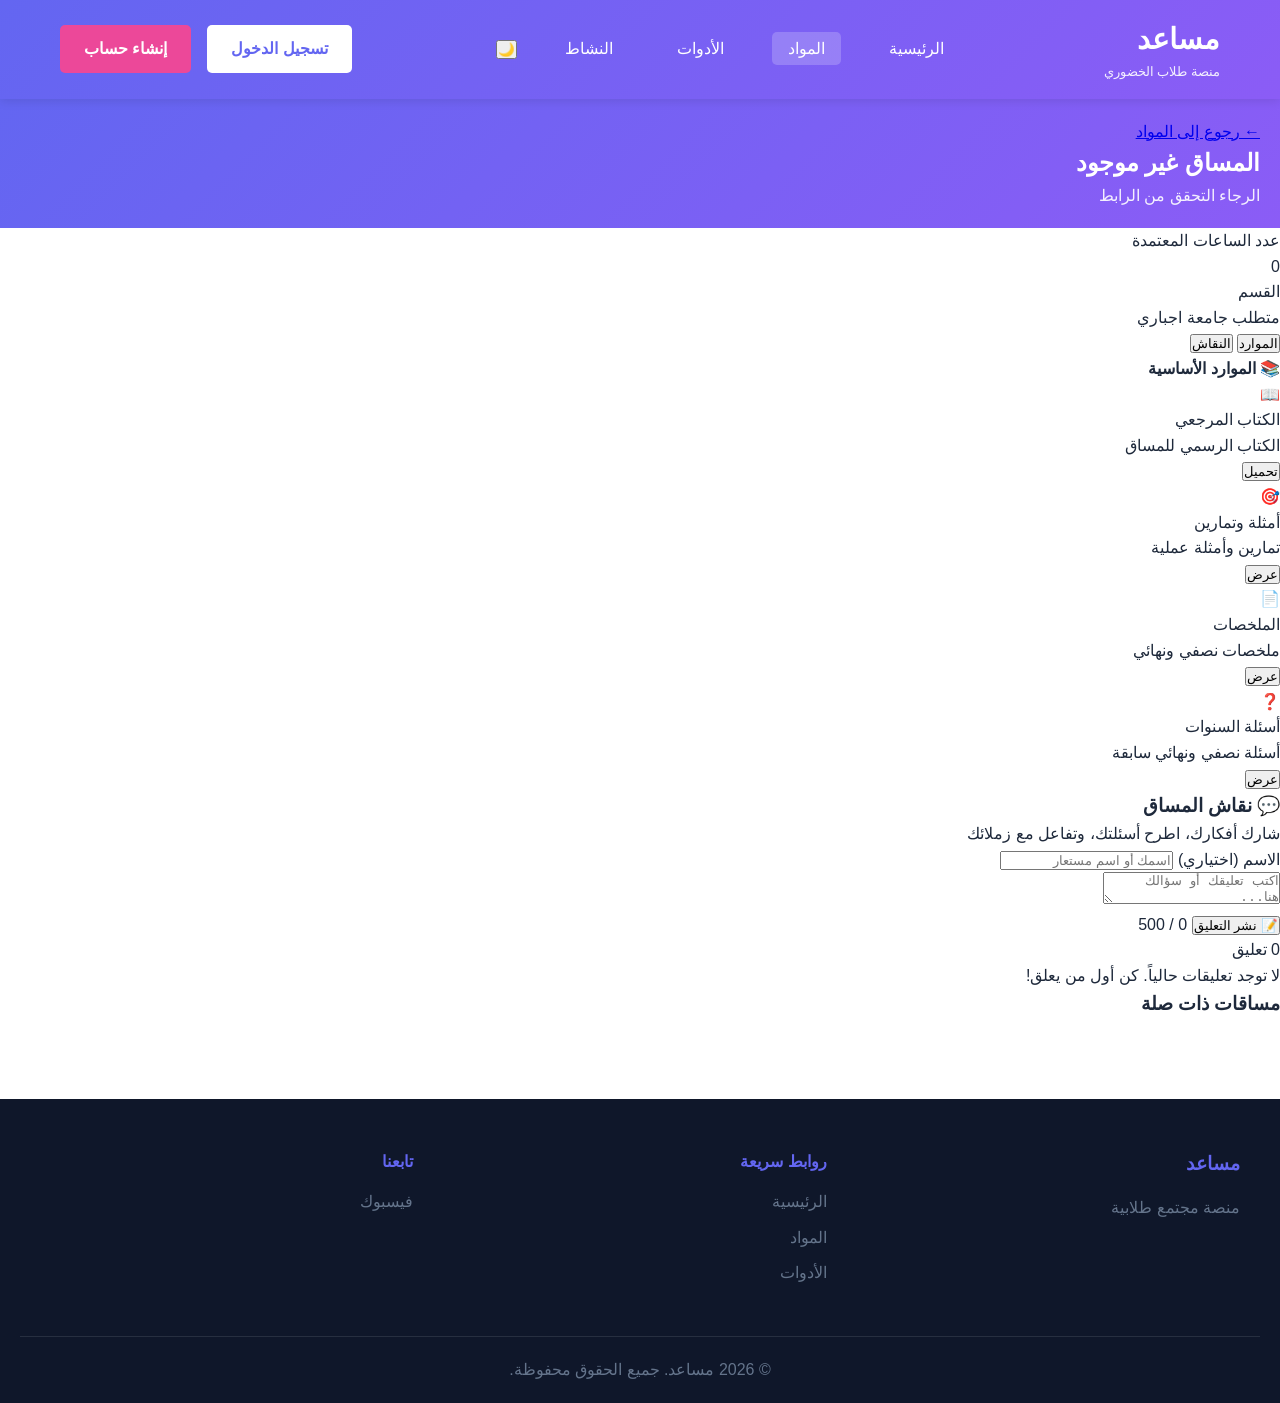
<file: course-details.html>
<!DOCTYPE html>
<html lang="ar" dir="rtl">

<head>
    <meta charset="UTF-8">
    <meta name="viewport" content="width=device-width, initial-scale=1.0">
    <title>تفاصيل المساق - مساعد</title>
    <link rel="stylesheet" href="styles.css">
</head>

<body>
    <!-- Navigation Bar -->
    <nav class="navbar">
        <div class="nav-container">
            <div class="logo">
                <h1>مساعد</h1>
                <p>منصة طلاب الخضوري</p>
            </div>
            <ul class="nav-links">
                <li><a href="index.html">الرئيسية</a></li>
                <li><a href="courses.html" class="active">المواد</a></li>
                <li><a href="tools.html">الأدوات</a></li>
                <li><a href="activity.html">النشاط</a></li>
                <li><button class="theme-toggle" onclick="toggleTheme()">🌙</button></li>
            </ul>
            <div class="auth-buttons">
                <a href="login.html" class="btn-login">تسجيل الدخول</a>
                <a href="register.html" class="btn-register">إنشاء حساب</a>
            </div>
        </div>
    </nav>

    <!-- Course Header -->
    <section class="course-header">
        <div class="header-container">
            <div class="header-back">
                <a href="courses.html" class="back-btn">← رجوع إلى المواد</a>
            </div>
            <div class="course-title-section">
                <h1 id="course-name">اسم المساق</h1>
                <p id="course-code" class="course-code-info">رقم المساق</p>
            </div>
        </div>
    </section>

    <!-- Course Content -->
    <section class="course-content-section">
        <div class="course-container">
            <!-- Course Main Info -->
            <div class="course-main-info">
                <div class="course-info-grid">
                    <div class="info-card">
                        <div class="info-label">عدد الساعات المعتمدة</div>
                        <div class="info-value" id="course-hours">0</div>
                    </div>
                    <div class="info-card">
                        <div class="info-label">القسم</div>
                        <div class="info-value" id="course-category">متطلب جامعة اجباري</div>
                    </div>
                </div>
            </div>

            <!-- Course Details Tabs -->
            <div class="course-tabs">
                <div class="tabs-header">
                    <button class="tab-button active" onclick="switchTab(event, 'resources')">الموارد</button>
                    <button class="tab-button" onclick="switchTab(event, 'discussion')">النقاش</button>
                </div>

                <!-- Resources Tab -->
                <div id="resources" class="tab-content active">
                    <!-- Basic Resources -->
                    <div class="resources-category">
                        <h4 class="category-title">📚 الموارد الأساسية</h4>
                        <div class="resource-list-items">
                            <div class="resource-file-item">
                                <div class="file-icon">📖</div>
                                <div class="file-info">
                                    <p class="file-name">الكتاب المرجعي</p>
                                    <p class="file-desc">الكتاب الرسمي للمساق</p>
                                </div>
                                <button class="file-btn" onclick="downloadFile('book', event)">تحميل</button>
                            </div>
                            <div class="resource-file-item">
                                <div class="file-icon">🎯</div>
                                <div class="file-info">
                                    <p class="file-name">أمثلة وتمارين</p>
                                    <p class="file-desc">تمارين وأمثلة عملية</p>
                                </div>
                                <button class="file-btn" onclick="downloadFile('examples', event)">عرض</button>
                            </div>
                            <!-- Summaries Expandable -->
                            <div class="resource-file-item expandable-item">
                                <div class="file-icon">📄</div>
                                <div class="file-info">
                                    <p class="file-name">الملخصات</p>
                                    <p class="file-desc">ملخصات نصفي ونهائي</p>
                                </div>
                                <button class="file-btn" onclick="toggleResourceExpand(event)">عرض</button>
                            </div>
                            <div class="expandable-dropdown" style="display: none;">
                                <div class="expand-section">
                                    <div class="expand-header">📋 ملخصات النصفي</div>
                                    <div class="expand-items" id="summaries-midterm">
                                        <!-- Dynamically loaded -->
                                    </div>
                                    <div class="empty-expand" id="empty-summaries-midterm" style="display: none;">
                                        <p>لا توجد ملخصات نصفي حالياً</p>
                                    </div>
                                </div>
                                <div class="expand-section">
                                    <div class="expand-header">📋 ملخصات النهائي</div>
                                    <div class="expand-items" id="summaries-final">
                                        <!-- Dynamically loaded -->
                                    </div>
                                    <div class="empty-expand" id="empty-summaries-final" style="display: none;">
                                        <p>لا توجد ملخصات نهائي حالياً</p>
                                    </div>
                                </div>
                            </div>

                            <!-- Exams Expandable -->
                            <div class="resource-file-item expandable-item">
                                <div class="file-icon">❓</div>
                                <div class="file-info">
                                    <p class="file-name">أسئلة السنوات</p>
                                    <p class="file-desc">أسئلة نصفي ونهائي سابقة</p>
                                </div>
                                <button class="file-btn" onclick="toggleResourceExpand(event)">عرض</button>
                            </div>
                            <div class="expandable-dropdown" style="display: none;">
                                <div class="expand-section">
                                    <div class="expand-header">📝 أسئلة النصفي</div>
                                    <div class="expand-items" id="exams-midterm">
                                        <!-- Dynamically loaded -->
                                    </div>
                                    <div class="empty-expand" id="empty-exams-midterm" style="display: none;">
                                        <p>لا توجد امتحانات نصفي حالياً</p>
                                    </div>
                                </div>
                                <div class="expand-section">
                                    <div class="expand-header">📝 أسئلة النهائي</div>
                                    <div class="expand-items" id="exams-final">
                                        <!-- Dynamically loaded -->
                                    </div>
                                    <div class="empty-expand" id="empty-exams-final" style="display: none;">
                                        <p>لا توجد امتحانات نهائي حالياً</p>
                                    </div>
                                </div>
                            </div>
                        </div>
                    </div>
                </div>

                <!-- Discussion Tab -->
                <div id="discussion" class="tab-content">
                    <div class="tab-section">
                        <h3>💬 نقاش المساق</h3>
                        <p class="discussion-subtitle">شارك أفكارك، اطرح أسئلتك، وتفاعل مع زملائك</p>
                        
                        <div class="discussion-form">
                            <div class="form-header">
                                <label for="comment-name" class="form-label">الاسم (اختياري)</label>
                                <input type="text" id="comment-name" class="comment-name-input" placeholder="اسمك أو اسم مستعار">
                            </div>
                            <textarea id="comment-text" placeholder="اكتب تعليقك أو سؤالك هنا..." class="discussion-input"></textarea>
                            <div class="form-actions">
                                <button class="post-btn" onclick="postDiscussion()">
                                    <span>📝</span> نشر التعليق
                                </button>
                                <span class="char-count" id="char-count">0 / 500</span>
                            </div>
                        </div>

                        <div class="discussion-stats" id="discussion-stats">
                            <span id="comments-count">0</span> تعليق
                        </div>

                        <div class="discussion-list" id="discussion-list">
                            <p class="empty-list">لا توجد تعليقات حالياً. كن أول من يعلق!</p>
                        </div>
                    </div>
                </div>
            </div>

            <!-- Related Courses -->
            <div class="related-courses-section">
                <h3>مساقات ذات صلة</h3>
                <div class="related-courses-grid" id="related-courses">
                    <!-- Will be populated by JavaScript -->
                </div>
            </div>
        </div>
    </section>

    <!-- Footer -->
    <footer class="footer">
        <div class="footer-content">
            <div class="footer-section">
                <h3>مساعد</h3>
                <p>منصة مجتمع طلابية</p>
            </div>
            <div class="footer-section">
                <h4>روابط سريعة</h4>
                <ul>
                    <li><a href="index.html">الرئيسية</a></li>
                    <li><a href="courses.html">المواد</a></li>
                    <li><a href="tools.html">الأدوات</a></li>
                </ul>
            </div>
            <div class="footer-section">
                <h4>تابعنا</h4>
                <ul>
                    <li><a href="#" target="_blank">فيسبوك</a></li>
                </ul>
            </div>
        </div>
        <div class="footer-bottom">
            <p>&copy; 2026 مساعد. جميع الحقوق محفوظة.</p>
        </div>
    </footer>

    <script src="courses-data.js"></script>
    <script src="script.js"></script>
    <script>
        // Use the courses database from courses-data.js
        const coursesDatabase = COURSES_DATABASE || {};
        // Initialize on load
        window.addEventListener('DOMContentLoaded', function() {
            const params = new URLSearchParams(window.location.search);
            const courseId = params.get('id');

            // Load comments for this course
            const courseIdForComments = courseId || 'default';
            comments = JSON.parse(localStorage.getItem('course-comments-' + courseIdForComments) || '[]');
            loadComments();

            if (courseId && coursesDatabase[courseId]) {
                const course = coursesDatabase[courseId];
                displayCourseDetails(courseId, course);
                loadRelatedCourses(courseId);
                loadResources();
            } else {
                const header = document.querySelector('.course-header .header-container');
                if (header) {
                    header.innerHTML = `
                        <div class="header-back">
                            <a href="courses.html" class="back-btn">← رجوع إلى المواد</a>
                        </div>
                        <div class="course-title-section">
                            <h1 style="color: white;">المساق غير موجود</h1>
                            <p style="color: rgba(255,255,255,0.9);">الرجاء التحقق من الرابط</p>
                        </div>
                    `;
                }
            }

            // Setup comment form
            const commentText = document.getElementById('comment-text');
            if (commentText) {
                commentText.addEventListener('input', updateCharCount);
                commentText.addEventListener('keydown', function(e) {
                    if (e.ctrlKey && e.key === 'Enter') {
                        postDiscussion();
                    }
                });
            }
        });

        function loadResources() {
            loadResourceCategory('summaries-midterm', 'empty-summaries-midterm');
            loadResourceCategory('summaries-final', 'empty-summaries-final');
            loadResourceCategory('exams-midterm', 'empty-exams-midterm');
            loadResourceCategory('exams-final', 'empty-exams-final');
        }

        // Resources database (empty for now, can be populated later)
        const resourcesDatabase = {
            'summaries-midterm': [],
            'summaries-final': [],
            'exams-midterm': [],
            'exams-final': []
        };

        function loadResourceCategory(categoryId, emptyId) {
            const container = document.getElementById(categoryId);
            const emptyMsg = document.getElementById(emptyId);
            const resources = resourcesDatabase[categoryId] || [];

            if (!container) return;

            if (resources.length === 0) {
                container.innerHTML = '';
                container.style.display = 'none';
                if (emptyMsg) emptyMsg.style.display = 'block';
            } else {
                container.style.display = 'flex';
                if (emptyMsg) emptyMsg.style.display = 'none';
                container.innerHTML = resources.map(resource => `
                    <div class="expand-item">
                        <div class="expand-item-content">
                            <span class="expand-item-name">${resource.name}</span>
                            <span class="expand-item-desc">${resource.desc}</span>
                        </div>
                        <button class="expand-item-btn">تحميل</button>
                    </div>
                `).join('');
            }
        }

        function toggleResourceExpand(event) {
            event.preventDefault();
            const btn = event.currentTarget;
            const item = btn.closest('.expandable-item');
            if (!item) return;
            const dropdown = item.nextElementSibling;

            if (dropdown && dropdown.classList.contains('expandable-dropdown')) {
                const isVisible = dropdown.style.display !== 'block';
                dropdown.style.display = isVisible ? 'block' : 'none';
                btn.textContent = isVisible ? 'إخفاء' : 'عرض';
            }
        }

        function displayCourseDetails(courseId, course) {
            const nameEl = document.getElementById('course-name');
            if (nameEl) nameEl.textContent = course.name;

            const codeEl = document.getElementById('course-code');
            if (codeEl) codeEl.textContent = `رقم المساق: ${courseId}`;

            const hoursEl = document.getElementById('course-hours');
            if (hoursEl) hoursEl.textContent = `${course.hours} ساعات`;

            const catEl = document.getElementById('course-category');
            if (catEl) catEl.textContent = course.category;

            const descEl = document.getElementById('course-description');
            if (descEl) descEl.innerHTML = `<p>${course.description}</p>`;

            document.title = `${course.name} - مساعد`;

            const prereqElement = document.getElementById('course-prerequisites');
            if (prereqElement) {
                if (course.prerequisites && course.prerequisites !== 'لا توجد متطلبات سابقة' && course.prerequisitesId) {
                    const prereqCode = course.prerequisitesId;
                    const prereqName = coursesDatabase[prereqCode]?.name || course.prerequisites;
                    prereqElement.innerHTML = `<a href="course-details.html?id=${prereqCode}" class="prerequisite-link">${prereqName} (${prereqCode})</a>`;
                } else {
                    prereqElement.innerHTML = '<p class="no-prerequisites">لا توجد متطلبات سابقة</p>';
                }
            }
        }

        function loadRelatedCourses(currentCourseId) {
            const relatedCoursesContainer = document.getElementById('related-courses');
            if (!relatedCoursesContainer) return;
            const currentCategory = coursesDatabase[currentCourseId].category;
            let relatedHtml = '';
            let count = 0;

            for (const [id, course] of Object.entries(coursesDatabase)) {
                if (id !== currentCourseId && course.category === currentCategory && count < 3) {
                    relatedHtml += `
                        <a href="course-details.html?id=${id}" class="related-course-card">
                            <h4>${course.name}</h4>
                            <p class="course-code">${id}</p>
                            <p class="course-hours">${course.hours} ساعات</p>
                        </a>
                    `;
                    count++;
                }
            }

            relatedCoursesContainer.innerHTML = relatedHtml || '<p style="grid-column: 1/-1;">لا توجد مساقات ذات صلة</p>';
        }

        function switchTab(event, tabName) {
            const tabs = document.querySelectorAll('.tab-content');
            tabs.forEach(tab => tab.classList.remove('active'));
            const buttons = document.querySelectorAll('.tab-button');
            buttons.forEach(btn => btn.classList.remove('active'));
            const target = document.getElementById(tabName);
            if (target) target.classList.add('active');
            if (event && event.target) event.target.classList.add('active');
        }

        // Discussion/Comments Management
        let comments = [];

        function loadComments() {
            const discussionList = document.getElementById('discussion-list');
            const statsCount = document.getElementById('comments-count');
            
            if (!discussionList) return;

            if (comments.length === 0) {
                discussionList.innerHTML = '<p class="empty-list">لا توجد تعليقات حالياً. كن أول من يعلق!</p>';
                if (statsCount) statsCount.textContent = '0';
                return;
            }

            // Sort comments by date (newest first)
            const sortedComments = [...comments].sort((a, b) => new Date(b.date) - new Date(a.date));
            
            if (statsCount) statsCount.textContent = comments.length;
            
            discussionList.innerHTML = sortedComments.map((comment, index) => `
                <div class="comment-item" data-id="${comment.id}">
                    <div class="comment-header">
                        <div class="comment-author">
                            <span class="author-avatar">${comment.name ? comment.name.charAt(0).toUpperCase() : '👤'}</span>
                            <div class="author-info">
                                <span class="author-name">${comment.name || 'مجهول'}</span>
                                <span class="comment-date">${formatDate(comment.date)}</span>
                            </div>
                        </div>
                        <button class="delete-comment-btn" onclick="deleteComment('${comment.id}')" title="حذف التعليق">🗑️</button>
                    </div>
                    <div class="comment-body">
                        <p>${escapeHtml(comment.text)}</p>
                    </div>
                </div>
            `).join('');
        }

        function postDiscussion() {
            const commentText = document.getElementById('comment-text');
            const commentName = document.getElementById('comment-name');
            
            if (!commentText || !commentText.value.trim()) {
                alert('الرجاء إدخال تعليق قبل النشر');
                return;
            }

            if (commentText.value.length > 500) {
                alert('التعليق طويل جداً. الحد الأقصى 500 حرف');
                return;
            }

            // Check if user is banned
            const currentUser = JSON.parse(localStorage.getItem('currentUser') || 'null');
            const username = commentName?.value.trim() || (currentUser ? currentUser.username : '');
            const bannedUsers = JSON.parse(localStorage.getItem('banned-users') || '[]');
            
            if (username && bannedUsers.includes(username)) {
                alert('عذراً، تم حظرك من التعليق. يرجى التواصل مع المشرف.');
                return;
            }

            const newComment = {
                id: Date.now().toString(),
                name: username || '',
                text: commentText.value.trim(),
                date: new Date().toISOString()
            };

            comments.push(newComment);
            saveComments();
            loadComments();
            
            // Clear form
            if (commentText) commentText.value = '';
            if (commentName) commentName.value = '';
            updateCharCount();
            
            // Show success message
            const successMsg = document.createElement('div');
            successMsg.className = 'success-message';
            successMsg.textContent = '✓ تم نشر التعليق بنجاح!';
            document.querySelector('.discussion-form').appendChild(successMsg);
            setTimeout(() => successMsg.remove(), 3000);
        }

        function deleteComment(commentId) {
            if (!confirm('هل أنت متأكد من حذف هذا التعليق؟')) return;
            
            comments = comments.filter(c => c.id !== commentId);
            saveComments();
            loadComments();
        }

        function saveComments() {
            const params = new URLSearchParams(window.location.search);
            const courseId = params.get('id') || 'default';
            localStorage.setItem('course-comments-' + courseId, JSON.stringify(comments));
        }

        function formatDate(dateString) {
            const date = new Date(dateString);
            const now = new Date();
            const diff = now - date;
            const minutes = Math.floor(diff / 60000);
            const hours = Math.floor(diff / 3600000);
            const days = Math.floor(diff / 86400000);

            if (minutes < 1) return 'الآن';
            if (minutes < 60) return `منذ ${minutes} دقيقة`;
            if (hours < 24) return `منذ ${hours} ساعة`;
            if (days < 7) return `منذ ${days} يوم`;
            
            const options = { year: 'numeric', month: 'long', day: 'numeric', hour: '2-digit', minute: '2-digit' };
            return date.toLocaleDateString('ar-SA', options);
        }

        function escapeHtml(text) {
            const div = document.createElement('div');
            div.textContent = text;
            return div.innerHTML;
        }

        function updateCharCount() {
            const commentText = document.getElementById('comment-text');
            const charCount = document.getElementById('char-count');
            if (commentText && charCount) {
                const length = commentText.value.length;
                charCount.textContent = `${length} / 500`;
                charCount.className = 'char-count' + (length > 500 ? ' error' : length > 400 ? ' warning' : '');
            }
        }


        // Small utility functions
        function shareOnFacebook() { const url = window.location.href; window.open('https://www.facebook.com/sharer/sharer.php?u=' + encodeURIComponent(url), '_blank'); }
        function shareOnWhatsApp() { const url = window.location.href; const text = `شارك معي هذا المساق: ${document.getElementById('course-name')?.textContent || ''}`; window.open('https://wa.me/?text=' + encodeURIComponent(text + ' ' + url), '_blank'); }
        function copyLink() { const url = window.location.href; navigator.clipboard.writeText(url).then(() => alert('تم نسخ الرابط بنجاح')); }

        function downloadFile(fileType, event) {
            event.preventDefault();
            
            // Check if user has subscription
            const currentUser = JSON.parse(localStorage.getItem('currentUser') || 'null');
            if (!currentUser) {
                if (confirm('يجب تسجيل الدخول أولاً للوصول للملفات. هل تريد الانتقال لصفحة تسجيل الدخول؟')) {
                    window.location.href = 'login.html';
                }
                return;
            }

            const users = JSON.parse(localStorage.getItem('users') || '[]');
            const user = users.find(u => u.username === currentUser.username);
            
            if (!user || !user.subscription) {
                alert('⚠️ يجب أن يكون لديك اشتراك نشط لتحميل الملفات.\n\nيمكنك:\n- رفع 10 ملفات للحصول على اشتراك مجاني\n- أو الاشتراك مقابل 3 شيكل');
                window.location.href = 'profile.html';
                return;
            }

            // User has subscription, allow download
            alert('✓ جاري تحميل الملف...\n\n(في التطبيق الحقيقي، سيتم تحميل الملف)');
        }
    </script>
</body>

</html>
</file>
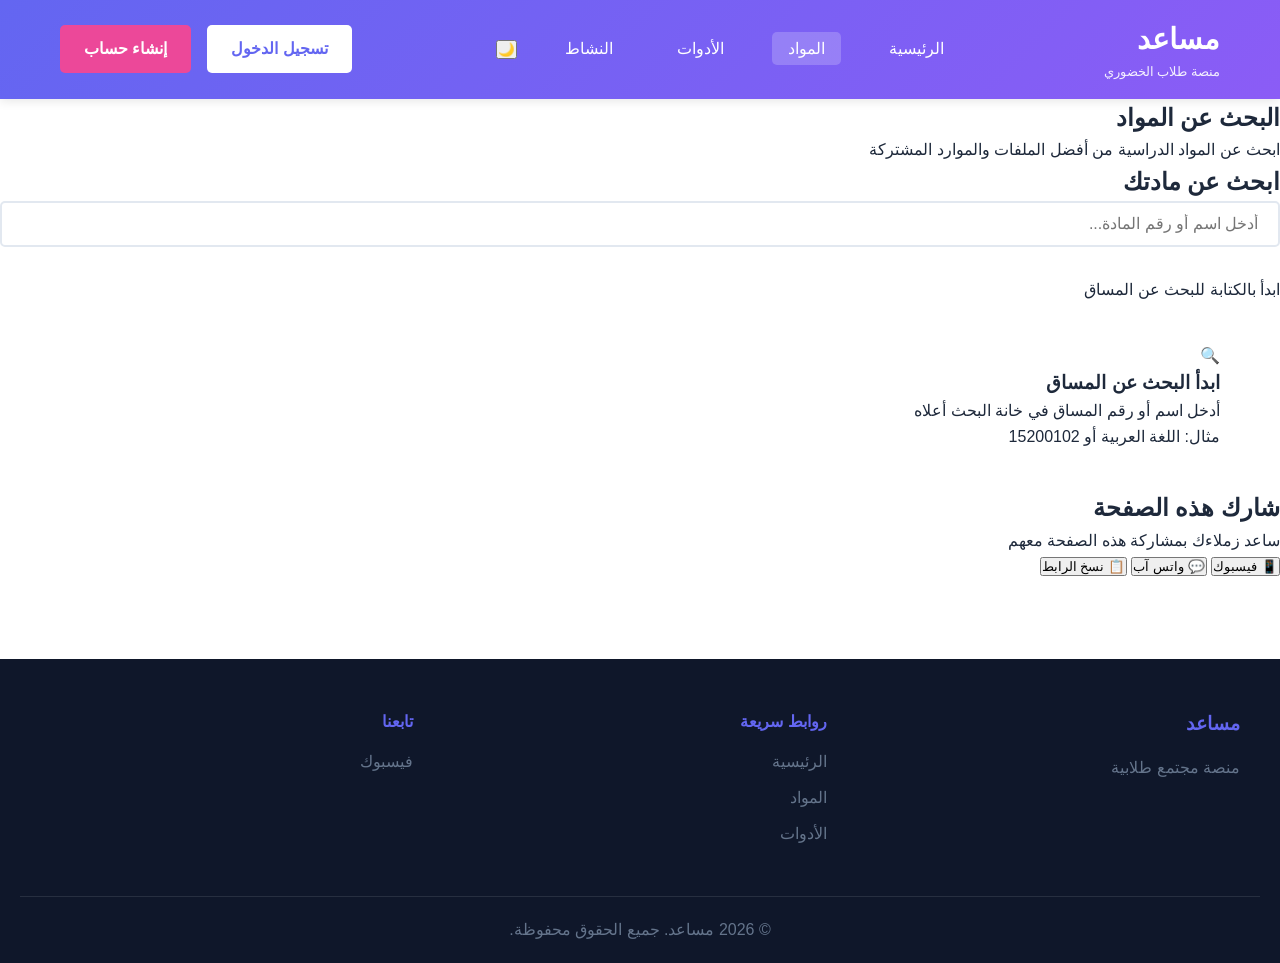
<file: courses.html>
<!DOCTYPE html>
<html lang="ar" dir="rtl">

<head>
    <meta charset="UTF-8">
    <meta name="viewport" content="width=device-width, initial-scale=1.0">
    <title>البحث عن المواد - مساعد</title>
    <link rel="stylesheet" href="styles.css">
</head>

<body>
    <!-- Navigation Bar -->
    <nav class="navbar">
        <div class="nav-container">
            <div class="logo">
                <h1>مساعد</h1>
                <p>منصة طلاب الخضوري</p>
            </div>
            <ul class="nav-links">
                <li><a href="index.html">الرئيسية</a></li>
                <li><a href="courses.html" class="active">المواد</a></li>
                <li><a href="tools.html">الأدوات</a></li>
                <li><a href="activity.html">النشاط</a></li>
                <li><button class="theme-toggle" onclick="toggleTheme()">🌙</button></li>
            </ul>
            <div class="auth-buttons">
                <a href="login.html" class="btn-login">تسجيل الدخول</a>
                <a href="register.html" class="btn-register">إنشاء حساب</a>
            </div>
        </div>
    </nav>

    <!-- Page Header -->
    <section class="page-header">
        <div class="header-content">
            <h1>البحث عن المواد</h1>
            <p>ابحث عن المواد الدراسية من أفضل الملفات والموارد المشتركة</p>
        </div>
    </section>

    <!-- Search Section -->
    <section class="search-section">
        <div class="search-container">
            <h2>ابحث عن مادتك</h2>
            <div class="search-bar">
                <input type="text" id="search-input" placeholder="أدخل اسم أو رقم المادة..." class="search-input" oninput="searchCoursesRealtime()">
            </div>
            <p class="search-hint" id="search-hint">ابدأ بالكتابة للبحث عن المساق</p>
        </div>
    </section>

    <!-- Courses Grid -->
    <section class="courses-section">
        <div class="courses-container">
            <div class="courses-grid" id="courses-grid">
                <!-- Courses will be loaded here by JavaScript -->
            </div>
        </div>
    </section>

    <!-- Share Section -->
    <section class="share-section">
        <div class="share-container">
            <h2>شارك هذه الصفحة</h2>
            <p>ساعد زملاءك بمشاركة هذه الصفحة معهم</p>
            <div class="share-buttons">
                <button class="share-btn facebook" onclick="shareOnFacebook()">📱 فيسبوك</button>
                <button class="share-btn whatsapp" onclick="shareOnWhatsApp()">💬 واتس آب</button>
                <button class="share-btn copy" onclick="copyLink()">📋 نسخ الرابط</button>
            </div>
        </div>
    </section>

    <!-- Footer -->
    <footer class="footer">
        <div class="footer-content">
            <div class="footer-section">
                <h3>مساعد</h3>
                <p>منصة مجتمع طلابية</p>
            </div>
            <div class="footer-section">
                <h4>روابط سريعة</h4>
                <ul>
                    <li><a href="index.html">الرئيسية</a></li>
                    <li><a href="courses.html">المواد</a></li>
                    <li><a href="tools.html">الأدوات</a></li>
                </ul>
            </div>
            <div class="footer-section">
                <h4>تابعنا</h4>
                <ul>
                    <li><a href="#" target="_blank">فيسبوك</a></li>
                </ul>
            </div>
        </div>
        <div class="footer-bottom">
            <p>&copy; 2026 مساعد. جميع الحقوق محفوظة.</p>
        </div>
    </footer>

    <script src="courses-data.js"></script>
    <script src="script.js"></script>
    <script>
        // Show empty state on page load
        window.addEventListener('DOMContentLoaded', function() {
            showEmptyState();
        });

        function showEmptyState() {
            const grid = document.getElementById('courses-grid');
            grid.innerHTML = `
                <div class="empty-search-state">
                    <div class="empty-state-icon">🔍</div>
                    <h3>ابدأ البحث عن المساق</h3>
                    <p>أدخل اسم أو رقم المساق في خانة البحث أعلاه</p>
                    <p class="hint">مثال: اللغة العربية أو 15200102</p>
                </div>
            `;
        }

        function displayCourses(courses) {
            const grid = document.getElementById('courses-grid');
            
            if (courses.length === 0) {
                grid.innerHTML = `
                    <div class="no-results-found">
                        <div class="no-results-icon">❌</div>
                        <h3>لم يتم العثور على نتائج</h3>
                        <p>حاول البحث بطريقة مختلفة أو استخدم رقم المساق</p>
                    </div>
                `;
                return;
            }

            grid.innerHTML = courses.map(course => `
                <div class="course-card" data-category="${course.category}">
                    <a href="course-details.html?id=${course.id}" style="text-decoration: none; color: inherit;">
                        <div class="course-header-card">
                            <h3 class="course-name">${course.name}</h3>
                            <span class="course-code">${course.id}</span>
                        </div>
                        <div class="course-body">
                            <div class="course-info">
                                <span class="course-hours">${course.hours} ساعات</span>
                                <span class="course-category">${course.category}</span>
                            </div>
                            <p class="course-description">انقر لعرض التفاصيل والموارد</p>
                        </div>
                    </a>
                    <div class="course-footer" style="display: flex; gap: 10px; padding: 15px;">
                        <a href="course-details.html?id=${course.id}" class="btn-primary" style="flex: 1; text-align: center; text-decoration: none;">عرض</a>
                        <button class="btn-secondary" onclick="addToMyCourses('${course.id}')" style="flex: 1;">➕ إضافة لمكتبتي</button>
                    </div>
                </div>
            `).join('');
        }

        function searchCourses() {
            const searchTerm = document.getElementById('search-input').value.toLowerCase();
            
            const filteredCourses = Object.values(COURSES_DATABASE).filter(course => 
                course.name.includes(searchTerm) || 
                course.id.includes(searchTerm)
            );

            displayCourses(filteredCourses);
        }

        function searchCoursesRealtime() {
            const searchInput = document.getElementById('search-input');
            const searchTerm = searchInput.value.toLowerCase();
            const searchHint = document.getElementById('search-hint');
            
            // إذا كانت خانة البحث فارغة، اعرض الحالة الفارغة
            if (!searchTerm.trim()) {
                showEmptyState();
                searchHint.textContent = 'ابدأ بالكتابة للبحث عن المساق';
                return;
            }
            
            // البحث الفوري
            const filteredCourses = Object.values(COURSES_DATABASE).filter(course => 
                course.name.includes(searchTerm) || 
                course.id.includes(searchTerm)
            );
            
            // تحديث نص التلميح
            if (filteredCourses.length === 0) {
                searchHint.textContent = `لم يتم العثور على مساقات تحتوي على "${searchTerm}"`;
            } else {
                searchHint.textContent = `عثرنا على ${filteredCourses.length} مساق`;
            }
            
            displayCourses(filteredCourses);
        }

        function filterByCategory(category) {
            const courses = category === 'all' 
                ? Object.values(COURSES_DATABASE)
                : Object.values(COURSES_DATABASE).filter(c => c.category === category);
            
            displayCourses(courses);
        }

        function viewCourseMini(courseCode) {
            window.location.href = `course-details.html?id=${courseCode}`;
        }

        function shareOnFacebook() {
            const url = window.location.href;
            window.open(`https://www.facebook.com/sharer/sharer.php?u=${encodeURIComponent(url)}`, '_blank');
        }

        function shareOnWhatsApp() {
            const url = window.location.href;
            const text = 'تحقق من صفحة البحث عن المواد في مساعد!';
            window.open(`https://wa.me/?text=${encodeURIComponent(text + ' ' + url)}`, '_blank');
        }

        function copyLink() {
            const url = window.location.href;
            navigator.clipboard.writeText(url).then(() => {
                alert('تم نسخ الرابط بنجاح!');
            });
        }

        function updateResultsInfo(visibleCount, totalCount) {
            const resultsCountEl = document.getElementById('results-count');
            const noResultsEl = document.getElementById('no-results');
            
            if (visibleCount === 0) {
                resultsCountEl.textContent = 'لم يتم العثور على نتائج';
                noResultsEl.style.display = 'block';
            } else {
                resultsCountEl.textContent = `يتم عرض ${visibleCount} من ${totalCount} المواد`;
                noResultsEl.style.display = 'none';
            }
        }

        function viewCourse(courseCode) {
            window.location.href = `course-details.html?id=${courseCode}`;
        }

        function downloadCourse(courseCode) {
            alert(`تم بدء تحميل المادة: ${courseCode}`);
        }

        function addToMyCourses(courseId) {
            const currentUser = JSON.parse(localStorage.getItem('currentUser') || 'null');
            if (!currentUser) {
                if (confirm('يجب تسجيل الدخول أولاً. هل تريد الانتقال لصفحة تسجيل الدخول؟')) {
                    window.location.href = 'login.html';
                }
                return;
            }

            const myCourses = JSON.parse(localStorage.getItem('my-courses-' + currentUser.username) || '[]');
            if (myCourses.includes(courseId)) {
                alert('هذه المادة موجودة بالفعل في مكتبتك!');
                return;
            }

            myCourses.push(courseId);
            localStorage.setItem('my-courses-' + currentUser.username, JSON.stringify(myCourses));
            alert('✓ تمت إضافة المادة لمكتبتك الشخصية بنجاح!');
        }
    </script>
</body>

</html>
</file>
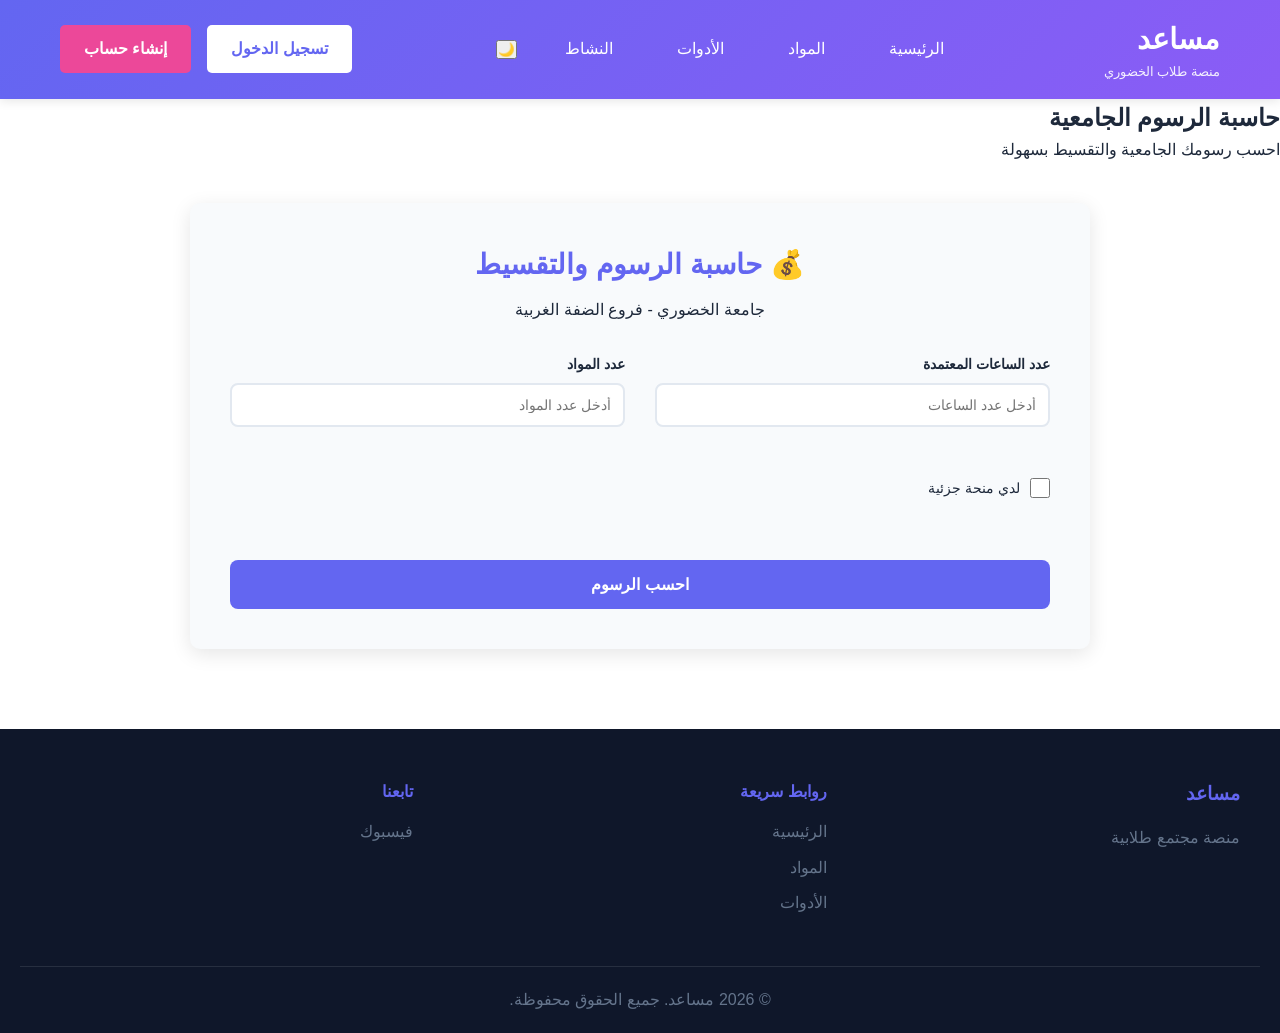
<file: fees.html>
<!DOCTYPE html>
<html lang="ar" dir="rtl">

<head>
    <meta charset="UTF-8">
    <meta name="viewport" content="width=device-width, initial-scale=1.0">
    <title>حاسبة الرسوم الجامعية - مساعد</title>
    <link rel="stylesheet" href="styles.css">
    <style>
        .fee-calculator {
            max-width: 900px;
            margin: 40px auto;
            padding: 40px;
            background: var(--light-bg);
            border-radius: 10px;
            box-shadow: 0 5px 20px rgba(0, 0, 0, 0.1);
        }

        .calculator-title {
            text-align: center;
            margin-bottom: 30px;
        }

        .calculator-title h1 {
            color: var(--primary-color);
            font-size: 28px;
            margin-bottom: 10px;
        }

        .calculator-title p {
            color: var(--text-secondary);
            font-size: 16px;
        }

        .calculator-content {
            display: grid;
            grid-template-columns: 1fr 1fr;
            gap: 30px;
        }

        .input-group {
            margin-bottom: 20px;
        }

        .input-label {
            display: block;
            margin-bottom: 8px;
            font-weight: 600;
            color: var(--text-dark);
            font-size: 14px;
        }

        .input-field,
        .select-field {
            width: 100%;
            padding: 12px;
            border: 2px solid var(--border-color, #e0e0e0);
            border-radius: 8px;
            font-size: 14px;
            background: var(--input-bg, #fff);
            color: var(--text-dark);
            transition: border-color 0.3s;
        }

        [data-theme="dark"] .input-field,
        [data-theme="dark"] .select-field {
            background: #3a3a3a;
            border-color: #555;
            color: #fff;
        }

        .input-field:focus,
        .select-field:focus {
            outline: none;
            border-color: var(--primary-color);
        }

        .checkbox-group {
            display: flex;
            align-items: center;
            gap: 10px;
            margin-bottom: 20px;
        }

        .checkbox-input {
            width: 20px;
            height: 20px;
            cursor: pointer;
            accent-color: var(--primary-color);
        }

        .checkbox-label {
            cursor: pointer;
            font-size: 14px;
            color: var(--text-dark);
        }

        .calculator-button {
            grid-column: 1 / -1;
            padding: 15px 30px;
            background: var(--primary-color);
            color: white;
            border: none;
            border-radius: 8px;
            font-size: 16px;
            font-weight: 600;
            cursor: pointer;
            transition: all 0.3s;
            margin-top: 10px;
        }

        .calculator-button:hover {
            background: linear-gradient(135deg, var(--primary-color), #7a7a64);
            transform: translateY(-2px);
            box-shadow: 0 5px 15px rgba(107, 107, 84, 0.3);
        }

        .result-box {
            grid-column: 1 / -1;
            margin-top: 20px;
            padding: 25px;
            background: linear-gradient(135deg, var(--primary-color), #7a7a64);
            color: white;
            border-radius: 10px;
            text-align: center;
            display: none;
        }

        .result-box.show {
            display: block;
            animation: slideDown 0.4s ease;
        }

        @keyframes slideDown {
            from {
                opacity: 0;
                transform: translateY(-10px);
            }
            to {
                opacity: 1;
                transform: translateY(0);
            }
        }

        .result-row {
            margin: 12px 0;
            padding: 12px 0;
            border-bottom: 1px solid rgba(255, 255, 255, 0.2);
        }

        .result-row:last-child {
            border-bottom: none;
        }

        .result-label {
            font-size: 14px;
            opacity: 0.9;
            margin-bottom: 5px;
        }

        .result-value {
            font-size: 28px;
            font-weight: 700;
            margin: 10px 0;
        }

        .result-details {
            font-size: 13px;
            opacity: 0.85;
            margin-top: 15px;
            padding-top: 15px;
            border-top: 1px solid rgba(255, 255, 255, 0.2);
        }

        .fee-breakdown {
            display: grid;
            grid-template-columns: repeat(2, 1fr);
            gap: 15px;
            margin-top: 20px;
            font-size: 13px;
        }

        .breakdown-item {
            background: rgba(255, 255, 255, 0.1);
            padding: 10px;
            border-radius: 5px;
        }

        .breakdown-label {
            opacity: 0.9;
            margin-bottom: 3px;
        }

        .breakdown-value {
            font-weight: 600;
            font-size: 16px;
        }

        @media (max-width: 768px) {
            .calculator-content {
                grid-template-columns: 1fr;
            }

            .fee-calculator {
                padding: 25px;
                margin: 20px 10px;
            }

            .result-value {
                font-size: 24px;
            }

            .fee-breakdown {
                grid-template-columns: 1fr;
            }
        }
    </style>
</head>

<body>
    <!-- Navigation Bar -->
    <nav class="navbar">
        <div class="nav-container">
            <div class="logo">
                <h1>مساعد</h1>
                <p>منصة طلاب الخضوري</p>
            </div>
            <ul class="nav-links">
                <li><a href="index.html">الرئيسية</a></li>
                <li><a href="courses.html">المواد</a></li>
                <li><a href="tools.html">الأدوات</a></li>
                <li><a href="activity.html">النشاط</a></li>
                <li><button class="theme-toggle" onclick="toggleTheme()">🌙</button></li>
            </ul>
            <div class="auth-buttons">
                <a href="login.html" class="btn-login">تسجيل الدخول</a>
                <a href="register.html" class="btn-register">إنشاء حساب</a>
            </div>
        </div>
    </nav>

    <!-- Page Header -->
    <section class="page-header">
        <div class="header-content">
            <h1>حاسبة الرسوم الجامعية</h1>
            <p>احسب رسومك الجامعية والتقسيط بسهولة</p>
        </div>
    </section>

    <!-- Fee Calculator Section -->
    <section class="fee-calculator">
        <div class="calculator-title">
            <h1>💰 حاسبة الرسوم والتقسيط</h1>
            <p>جامعة الخضوري - فروع الضفة الغربية</p>
        </div>

        <div class="calculator-content">
            <!-- Credit Hours Input -->
            <div class="input-group">
                <label class="input-label">عدد الساعات المعتمدة</label>
                <input type="number" id="credit-hours" class="input-field" placeholder="أدخل عدد الساعات" min="0" value="">
            </div>

            <!-- Number of Subjects Input -->
            <div class="input-group">
                <label class="input-label">عدد المواد</label>
                <input type="number" id="num-subjects" class="input-field" placeholder="أدخل عدد المواد" min="0" value="">
            </div>
            <!-- Scholarship -->
            <div class="checkbox-group">
                <input type="checkbox" id="has-scholarship" class="checkbox-input">
                <label for="has-scholarship" class="checkbox-label">لدي منحة جزئية</label>
            </div>

            <!-- Scholarship Amount -->
            <div class="input-group" id="scholarship-group" style="display: none;">
                <label class="input-label">مبلغ المنحة (%)</label>
                <input type="number" id="scholarship-amount" class="input-field" placeholder="أدخل نسبة المنحة" min="0" max="100" value="">
            </div>

            <!-- Calculate Button -->
            <button class="calculator-button" onclick="calculateFee()">احسب الرسوم</button>

            <!-- Result Box -->
            <div class="result-box" id="fee-result">
                <div class="result-row">
                    <div class="result-label">إجمالي الرسوم الجامعية</div>
                    <div class="result-value" id="total-fee">0</div>
                </div>

                <div class="fee-breakdown" id="fee-breakdown">
                    <div class="breakdown-item">
                        <div class="breakdown-label">الرسوم الأساسية</div>
                        <div class="breakdown-value" id="base-fee">0 د.أ</div>
                    </div>
                    <div class="breakdown-item">
                        <div class="breakdown-label">الرسوم الإضافية</div>
                        <div class="breakdown-value" id="additional-fee-display">0 د.أ</div>
                    </div>
                    <div class="breakdown-item">
                        <div class="breakdown-label">بعد الخصم (المنحة)</div>
                        <div class="breakdown-value" id="discount-amount">0 د.أ</div>
                    </div>
                    <div class="breakdown-item">
                        <div class="breakdown-label">قيمة الدفعة الواحدة</div>
                        <div class="breakdown-value" id="installment-amount">0 د.أ</div>
                    </div>
                </div>

                <div class="result-details" id="installment-details"></div>
            </div>
        </div>
    </section>

    <!-- Footer -->
    <footer class="footer">
        <div class="footer-content">
            <div class="footer-section">
                <h3>مساعد</h3>
                <p>منصة مجتمع طلابية</p>
            </div>
            <div class="footer-section">
                <h4>روابط سريعة</h4>
                <ul>
                    <li><a href="index.html">الرئيسية</a></li>
                    <li><a href="courses.html">المواد</a></li>
                    <li><a href="tools.html">الأدوات</a></li>
                </ul>
            </div>
            <div class="footer-section">
                <h4>تابعنا</h4>
                <ul>
                    <li><a href="#" target="_blank">فيسبوك</a></li>
                </ul>
            </div>
        </div>
        <div class="footer-bottom">
            <p>&copy; 2026 مساعد. جميع الحقوق محفوظة.</p>
        </div>
    </footer>

    <script src="script.js"></script>
    <script>
        // Show/hide scholarship input
        document.getElementById('has-scholarship').addEventListener('change', function() {
            document.getElementById('scholarship-group').style.display = this.checked ? 'block' : 'none';
        });

        // Fee calculation function
        function calculateFee() {
            const creditHours = parseFloat(document.getElementById('credit-hours').value) || 0;
            const numSubjects = parseFloat(document.getElementById('num-subjects').value) || 0;
            const studyType = document.getElementById('study-type').value;
            const studentType = document.getElementById('student-type').value;
            const additionalFees = parseFloat(document.getElementById('additional-fees').value) || 0;
            const installmentPlan = parseInt(document.getElementById('installment-plan').value);
            const hasScholarship = document.getElementById('has-scholarship').checked;
            const scholarshipAmount = hasScholarship ? parseFloat(document.getElementById('scholarship-amount').value) || 0 : 0;

            // Base fee per credit hour (in JOD)
            let feePerHour = 50; // Local student

            if (studentType === 'international') {
                feePerHour = 100; // International student
            } else if (studentType === 'refugee') {
                feePerHour = 25; // Refugee student discount
            }

            // Adjust for study type
            if (studyType === 'distance') {
                feePerHour *= 0.8; // 20% discount for distance learning
            } else if (studyType === 'mixed') {
                feePerHour *= 0.9; // 10% discount for mixed
            }

            // Calculate base fee
            let baseFee = creditHours * feePerHour;

            // Add additional fees
            let totalFee = baseFee + additionalFees;

            // Apply scholarship
            let discountAmount = 0;
            if (hasScholarship && scholarshipAmount > 0) {
                discountAmount = (totalFee * scholarshipAmount) / 100;
                totalFee -= discountAmount;
            }

            // Ensure minimum 0
            totalFee = Math.max(0, totalFee);

            // Calculate installment
            const installmentAmount = installmentPlan === 'full' ? totalFee : totalFee / parseInt(installmentPlan);

            // Update display
            document.getElementById('total-fee').textContent = totalFee.toFixed(2) + ' د.أ';
            document.getElementById('base-fee').textContent = baseFee.toFixed(2) + ' د.أ';
            document.getElementById('additional-fee-display').textContent = additionalFees.toFixed(2) + ' د.أ';
            document.getElementById('discount-amount').textContent = discountAmount.toFixed(2) + ' د.أ';
            document.getElementById('installment-amount').textContent = installmentAmount.toFixed(2) + ' د.أ';

            // Show installment details
            const installmentDetailsEl = document.getElementById('installment-details');
            if (installmentPlan !== 'full') {
                const numPayments = parseInt(installmentPlan);
                installmentDetailsEl.innerHTML = `
                    <strong>تقسيط على ${numPayments} دفعات:</strong><br>
                    عدد الدفعات: ${numPayments}<br>
                    قيمة الدفعة: ${installmentAmount.toFixed(2)} د.أ
                `;
            } else {
                installmentDetailsEl.innerHTML = '<strong>دفع كامل المبلغ</strong>';
            }

            // Show result
            document.getElementById('fee-result').classList.add('show');
        }

        // Allow Enter key to calculate
        document.addEventListener('DOMContentLoaded', function() {
            const inputs = document.querySelectorAll('input[type="number"], select');
            inputs.forEach(input => {
                input.addEventListener('keypress', function(e) {
                    if (e.key === 'Enter') {
                        calculateFee();
                    }
                });
            });
        });
    </script>
</body>

</html>
</file>
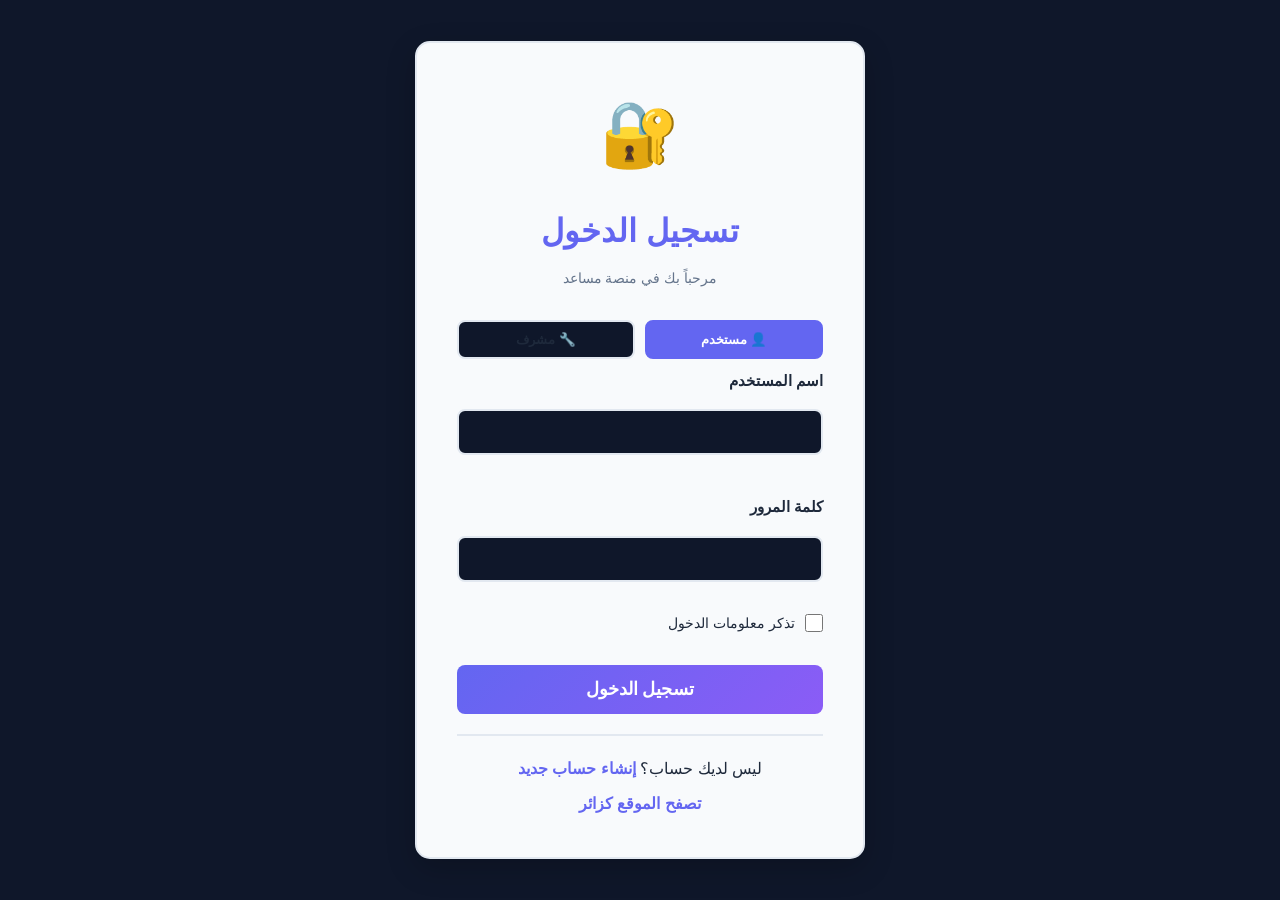
<file: login.html>
<!DOCTYPE html>
<html lang="ar" dir="rtl">

<head>
    <meta charset="UTF-8">
    <meta name="viewport" content="width=device-width, initial-scale=1.0">
    <title>تسجيل الدخول - مساعد</title>
    <link rel="stylesheet" href="styles.css">
    <style>
        .login-page {
            min-height: 100vh;
            display: flex;
            align-items: center;
            justify-content: center;
            background: var(--dark-bg);
            padding: 20px;
        }

        .login-container {
            background: var(--light-bg);
            padding: 40px;
            border-radius: 15px;
            box-shadow: 0 10px 30px rgba(0, 0, 0, 0.2);
            max-width: 450px;
            width: 100%;
            border: 2px solid var(--border-color);
        }

        .login-header {
            text-align: center;
            margin-bottom: 30px;
        }

        .login-header h1 {
            font-size: 2rem;
            color: var(--primary-color);
            margin-bottom: 10px;
        }

        .login-header p {
            color: var(--text-light);
            font-size: 0.9rem;
        }

        .login-icon {
            font-size: 4rem;
            margin-bottom: 20px;
        }

        .login-form {
            display: flex;
            flex-direction: column;
            gap: 20px;
        }

        .form-group {
            display: flex;
            flex-direction: column;
            gap: 8px;
        }

        .form-group label {
            color: var(--text-color);
            font-weight: 600;
            font-size: 0.95rem;
        }

        .form-group input {
            padding: 12px 15px;
            border: 2px solid var(--border-color);
            border-radius: 8px;
            background: var(--dark-bg);
            color: var(--text-color);
            font-size: 1rem;
            transition: all 0.3s;
        }

        .form-group input:focus {
            outline: none;
            border-color: var(--primary-color);
            box-shadow: 0 0 0 3px rgba(99, 102, 241, 0.1);
        }

        .user-type-selector {
            display: flex;
            gap: 10px;
            margin-bottom: 10px;
        }

        .user-type-btn {
            flex: 1;
            padding: 10px;
            border: 2px solid var(--border-color);
            border-radius: 8px;
            background: var(--dark-bg);
            color: var(--text-color);
            cursor: pointer;
            transition: all 0.3s;
            font-weight: 600;
        }

        .user-type-btn.active {
            background: var(--primary-color);
            color: white;
            border-color: var(--primary-color);
        }

        .remember-me {
            display: flex;
            align-items: center;
            gap: 10px;
            margin-top: -10px;
        }

        .remember-me input[type="checkbox"] {
            width: 18px;
            height: 18px;
            cursor: pointer;
        }

        .remember-me label {
            color: var(--text-color);
            font-size: 0.9rem;
            cursor: pointer;
            margin: 0;
        }

        .login-btn {
            padding: 14px;
            background: linear-gradient(135deg, var(--primary-color) 0%, var(--secondary-color) 100%);
            color: white;
            border: none;
            border-radius: 8px;
            font-size: 1.1rem;
            font-weight: 700;
            cursor: pointer;
            transition: all 0.3s;
            margin-top: 10px;
        }

        .login-btn:hover {
            transform: translateY(-2px);
            box-shadow: 0 5px 15px rgba(99, 102, 241, 0.3);
        }

        .login-btn:active {
            transform: translateY(0);
        }

        .error-message {
            background: #ff4444;
            color: white;
            padding: 12px;
            border-radius: 8px;
            text-align: center;
            display: none;
            margin-bottom: 15px;
        }

        .error-message.show {
            display: block;
        }

        .success-message {
            background: #44ff44;
            color: white;
            padding: 12px;
            border-radius: 8px;
            text-align: center;
            display: none;
            margin-bottom: 15px;
        }

        .success-message.show {
            display: block;
        }

        .login-footer {
            text-align: center;
            margin-top: 20px;
            padding-top: 20px;
            border-top: 2px solid var(--border-color);
        }

        .login-footer a {
            color: var(--primary-color);
            text-decoration: none;
            font-weight: 600;
        }

        .login-footer a:hover {
            text-decoration: underline;
        }

        .admin-hint {
            background: rgba(99, 102, 241, 0.1);
            padding: 15px;
            border-radius: 8px;
            margin-top: 15px;
            font-size: 0.85rem;
            color: var(--text-light);
            text-align: center;
            border: 1px dashed var(--border-color);
        }

        .account-status {
            background: rgba(99, 102, 241, 0.1);
            padding: 15px;
            border-radius: 8px;
            margin-bottom: 20px;
            border: 1px solid var(--primary-color);
        }

        .account-status h3 {
            color: var(--primary-color);
            margin-bottom: 10px;
            font-size: 1rem;
        }

        .account-status p {
            color: var(--text-color);
            font-size: 0.9rem;
            margin: 5px 0;
        }

        .account-status a {
            color: var(--primary-color);
            text-decoration: none;
            font-weight: 600;
        }

        .account-status a:hover {
            text-decoration: underline;
        }

        @media (max-width: 768px) {
            .login-container {
                padding: 30px 20px;
            }

            .login-header h1 {
                font-size: 1.5rem;
            }
        }
    </style>
</head>

<body>
    <div class="login-page">
        <div class="login-container">
            <div class="login-header">
                <div class="login-icon">🔐</div>
                <h1>تسجيل الدخول</h1>
                <p>مرحباً بك في منصة مساعد</p>
            </div>

            <!-- حالة الحساب المفتوح -->
            <div class="account-status" id="account-status" style="display: none;">
                <h3>✅ حساب مفتوح حالياً</h3>
                <p id="logged-in-info"></p>
                <a href="#" id="view-account-link">عرض معلومات الحساب</a> | 
                <a href="#" onclick="logoutCurrent()">تسجيل الخروج</a>
            </div>

            <div class="error-message" id="error-message"></div>
            <div class="success-message" id="success-message"></div>

            <div class="user-type-selector">
                <button class="user-type-btn active" onclick="selectUserType('user')" id="user-type-btn">
                    👤 مستخدم
                </button>
                <button class="user-type-btn" onclick="selectUserType('admin')" id="admin-type-btn">
                    🔧 مشرف
                </button>
            </div>

            <form class="login-form" id="login-form" onsubmit="handleLogin(event)">
                <div class="form-group">
                    <label for="username">اسم المستخدم</label>
                    <input type="text" id="username" name="username" required autocomplete="username">
                </div>

                <div class="form-group">
                    <label for="password">كلمة المرور</label>
                    <input type="password" id="password" name="password" required autocomplete="current-password">
                </div>

                <div class="remember-me">
                    <input type="checkbox" id="remember-me" name="remember-me">
                    <label for="remember-me">تذكر معلومات الدخول</label>
                </div>

                <button type="submit" class="login-btn">تسجيل الدخول</button>
            </form>

            <div class="admin-hint" id="admin-hint" style="display: none;">
                <strong>معلومات تسجيل الدخول للمشرف:</strong><br>
                اسم المستخدم: <code>admin</code><br>
                كلمة المرور: <code>admin123</code>
            </div>

            <div class="login-footer">
                <p>ليس لديك حساب؟ <a href="register.html">إنشاء حساب جديد</a></p>
                <p style="margin-top: 10px;"><a href="index.html">تصفح الموقع كزائر</a></p>
            </div>
        </div>
    </div>

    <script>
        let currentUserType = 'user';

        // التحقق من تسجيل الدخول المحفوظ
        window.addEventListener('DOMContentLoaded', () => {
            checkSavedLogin();
            checkCurrentSession();
        });

        function checkSavedLogin() {
            const savedLogin = localStorage.getItem('savedLogin');
            if (savedLogin) {
                const loginData = JSON.parse(savedLogin);
                document.getElementById('username').value = loginData.username || '';
                if (loginData.rememberMe) {
                    document.getElementById('remember-me').checked = true;
                }
            }
        }

        function checkCurrentSession() {
            const adminLoggedIn = localStorage.getItem('adminLoggedIn') === 'true';
            const userLoggedIn = localStorage.getItem('userLoggedIn') === 'true';
            
            if (adminLoggedIn) {
                const adminUsername = localStorage.getItem('adminUsername') || 'admin';
                showAccountStatus('admin', adminUsername);
            } else if (userLoggedIn) {
                const currentUser = JSON.parse(localStorage.getItem('currentUser') || '{}');
                if (currentUser.username) {
                    showAccountStatus('user', currentUser.username);
                }
            }
        }

        function showAccountStatus(type, username) {
            const accountStatus = document.getElementById('account-status');
            const loggedInInfo = document.getElementById('logged-in-info');
            const viewAccountLink = document.getElementById('view-account-link');
            
            accountStatus.style.display = 'block';
            loggedInInfo.textContent = `مسجل دخول كـ ${type === 'admin' ? 'مشرف' : 'مستخدم'}: ${username}`;
            if (type === 'admin') {
                viewAccountLink.href = 'admin-dashboard.html';
                viewAccountLink.textContent = 'عرض لوحة تحكم المشرف';
            } else {
                viewAccountLink.href = 'user-dashboard.html';
                viewAccountLink.textContent = 'عرض معلومات الحساب';
            }
        }

        function logoutCurrent() {
            if (confirm('هل أنت متأكد من تسجيل الخروج؟')) {
                localStorage.removeItem('adminLoggedIn');
                localStorage.removeItem('userLoggedIn');
                localStorage.removeItem('currentUser');
                localStorage.removeItem('adminUsername');
                window.location.reload();
            }
        }

        function selectUserType(type) {
            currentUserType = type;
            const userBtn = document.getElementById('user-type-btn');
            const adminBtn = document.getElementById('admin-type-btn');
            const adminHint = document.getElementById('admin-hint');

            if (type === 'user') {
                userBtn.classList.add('active');
                adminBtn.classList.remove('active');
                adminHint.style.display = 'none';
            } else {
                adminBtn.classList.add('active');
                userBtn.classList.remove('active');
                adminHint.style.display = 'block';
            }
        }

        function showError(message) {
            const errorDiv = document.getElementById('error-message');
            const successDiv = document.getElementById('success-message');
            errorDiv.textContent = message;
            errorDiv.classList.add('show');
            successDiv.classList.remove('show');
        }

        function showSuccess(message) {
            const errorDiv = document.getElementById('error-message');
            const successDiv = document.getElementById('success-message');
            successDiv.textContent = message;
            successDiv.classList.add('show');
            errorDiv.classList.remove('show');
        }

        function handleLogin(event) {
            event.preventDefault();

            const username = document.getElementById('username').value.trim();
            const password = document.getElementById('password').value;
            const rememberMe = document.getElementById('remember-me').checked;

            if (!username || !password) {
                showError('يرجى إدخال اسم المستخدم وكلمة المرور');
                return;
            }

            // حفظ معلومات الدخول إذا طلب المستخدم
            if (rememberMe) {
                localStorage.setItem('savedLogin', JSON.stringify({
                    username: username,
                    rememberMe: true
                }));
            } else {
                localStorage.removeItem('savedLogin');
            }

            if (currentUserType === 'admin') {
                // تسجيل دخول المشرف
                if (username === 'admin' && password === 'admin123') {
                    localStorage.setItem('adminLoggedIn', 'true');
                    localStorage.setItem('adminUsername', username);
                    showSuccess('تم تسجيل الدخول بنجاح! جاري التوجيه...');
                    setTimeout(() => {
                        window.location.href = 'admin-dashboard.html';
                    }, 1000);
                } else {
                    showError('اسم المستخدم أو كلمة المرور غير صحيحة للمشرف');
                }
            } else {
                // تسجيل دخول المستخدم
                const users = JSON.parse(localStorage.getItem('registeredUsers') || '[]');
                const user = users.find(u => u.username === username && u.password === password);

                if (user) {
                    localStorage.setItem('userLoggedIn', 'true');
                    localStorage.setItem('currentUser', JSON.stringify({
                        username: user.username,
                        email: user.email,
                        firstName: user.firstName,
                        lastName: user.lastName,
                        middleName: user.middleName,
                        profileImage: user.profileImage,
                        points: user.points || 0,
                        subscription: user.subscription || false,
                        myCourses: user.myCourses || [],
                        maxCourses: user.maxCourses || 3,
                        paidSlots: user.paidSlots || 0
                    }));
                    showSuccess('تم تسجيل الدخول بنجاح! جاري التوجيه...');
                    setTimeout(() => {
                        window.location.href = 'user-dashboard.html';
                    }, 1000);
                } else {
                    showError('اسم المستخدم أو كلمة المرور غير صحيحة');
                }
            }
        }
    </script>
</body>

</html>
</file>
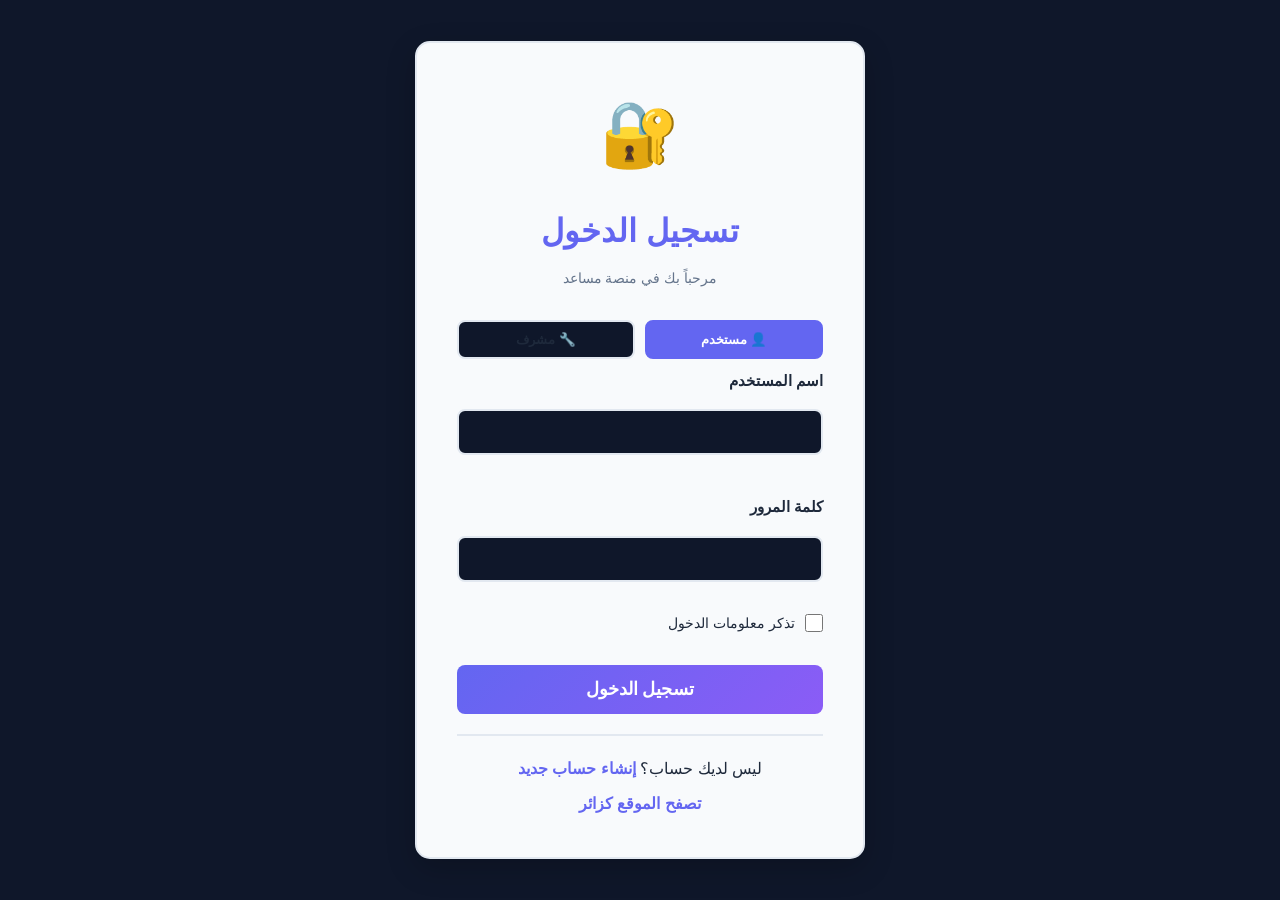
<file: profile.html>
<!DOCTYPE html>
<html lang="ar" dir="rtl">

<head>
    <meta charset="UTF-8">
    <meta name="viewport" content="width=device-width, initial-scale=1.0">
    <title>الملف الشخصي - مساعد</title>
    <link rel="stylesheet" href="styles.css">
    <style>
        .profile-page {
            min-height: 100vh;
            padding: 40px 20px;
            background: var(--dark-bg);
        }

        .profile-container {
            max-width: 1200px;
            margin: 0 auto;
        }

        .profile-header {
            background: linear-gradient(135deg, var(--primary-color) 0%, var(--secondary-color) 100%);
            color: white;
            padding: 40px;
            border-radius: 15px;
            margin-bottom: 30px;
            text-align: center;
        }

        .profile-header h1 {
            font-size: 2.5rem;
            margin-bottom: 10px;
        }

        .profile-avatar {
            width: 100px;
            height: 100px;
            border-radius: 50%;
            background: rgba(255, 255, 255, 0.2);
            display: flex;
            align-items: center;
            justify-content: center;
            font-size: 3rem;
            margin: 0 auto 20px;
            border: 4px solid white;
        }

        .profile-stats {
            display: grid;
            grid-template-columns: repeat(auto-fit, minmax(200px, 1fr));
            gap: 20px;
            margin-bottom: 30px;
        }

        .stat-card-profile {
            background: var(--light-bg);
            padding: 25px;
            border-radius: 10px;
            text-align: center;
            border: 2px solid var(--border-color);
            transition: all 0.3s;
        }

        .stat-card-profile:hover {
            border-color: var(--primary-color);
            transform: translateY(-5px);
            box-shadow: 0 5px 15px rgba(107, 107, 84, 0.15);
        }

        .stat-icon {
            font-size: 2.5rem;
            margin-bottom: 10px;
        }

        .stat-value-profile {
            font-size: 2rem;
            font-weight: 700;
            color: var(--primary-color);
            margin-bottom: 5px;
        }

        .stat-label-profile {
            color: var(--text-light);
            font-size: 0.9rem;
        }

        .profile-tabs {
            display: flex;
            gap: 10px;
            margin-bottom: 30px;
            flex-wrap: wrap;
        }

        .profile-tab-btn {
            padding: 12px 25px;
            background: var(--light-bg);
            border: 2px solid var(--border-color);
            border-radius: 8px;
            cursor: pointer;
            font-weight: 600;
            color: var(--text-dark);
            transition: all 0.3s;
        }

        .profile-tab-btn.active {
            background: var(--primary-color);
            color: white;
            border-color: var(--primary-color);
        }

        .profile-tab-content {
            display: none;
        }

        .profile-tab-content.active {
            display: block;
        }

        .my-courses-grid {
            display: grid;
            grid-template-columns: repeat(auto-fill, minmax(280px, 1fr));
            gap: 20px;
        }

        .my-course-card {
            background: var(--light-bg);
            padding: 20px;
            border-radius: 10px;
            border: 2px solid var(--border-color);
            transition: all 0.3s;
            text-decoration: none;
            color: var(--text-dark);
            display: block;
        }

        .my-course-card:hover {
            border-color: var(--primary-color);
            transform: translateY(-5px);
            box-shadow: 0 5px 15px rgba(107, 107, 84, 0.15);
        }

        .my-course-card h4 {
            color: var(--primary-color);
            margin-bottom: 10px;
            font-size: 1.1rem;
        }

        .my-course-card .course-code {
            color: var(--text-light);
            font-size: 0.9rem;
            margin-bottom: 5px;
        }

        .remove-course-btn {
            margin-top: 10px;
            padding: 8px 15px;
            background: #ef4444;
            color: white;
            border: none;
            border-radius: 5px;
            cursor: pointer;
            font-weight: 600;
            font-size: 0.9rem;
            width: 100%;
        }

        .remove-course-btn:hover {
            background: #dc2626;
        }

        .subscription-section {
            background: var(--light-bg);
            padding: 30px;
            border-radius: 10px;
            border: 2px solid var(--border-color);
            margin-bottom: 30px;
        }

        .subscription-status {
            display: flex;
            align-items: center;
            gap: 15px;
            margin-bottom: 20px;
        }

        .status-badge {
            padding: 8px 20px;
            border-radius: 20px;
            font-weight: 600;
            font-size: 0.9rem;
        }

        .status-badge.active {
            background: #22c55e;
            color: white;
        }

        .status-badge.inactive {
            background: #ef4444;
            color: white;
        }

        .subscribe-btn {
            padding: 15px 30px;
            background: var(--primary-color);
            color: white;
            border: none;
            border-radius: 8px;
            font-weight: 600;
            font-size: 1rem;
            cursor: pointer;
            transition: all 0.3s;
        }

        .subscribe-btn:hover {
            background: var(--secondary-color);
            transform: translateY(-2px);
            box-shadow: 0 5px 15px rgba(107, 107, 84, 0.3);
        }

        .points-progress {
            background: var(--dark-bg);
            height: 30px;
            border-radius: 15px;
            overflow: hidden;
            margin: 15px 0;
            border: 2px solid var(--border-color);
        }

        .points-progress-bar {
            height: 100%;
            background: linear-gradient(90deg, var(--primary-color), var(--secondary-color));
            display: flex;
            align-items: center;
            justify-content: center;
            color: white;
            font-weight: 600;
            transition: width 0.3s;
        }

        .empty-state-profile {
            text-align: center;
            padding: 60px 20px;
            color: var(--text-light);
        }

        .empty-state-profile-icon {
            font-size: 4rem;
            margin-bottom: 20px;
        }

        @media (max-width: 768px) {
            .profile-header h1 {
                font-size: 2rem;
            }

            .profile-tabs {
                flex-direction: column;
            }

            .profile-tab-btn {
                width: 100%;
            }

            .my-courses-grid {
                grid-template-columns: 1fr;
            }
        }
    </style>
</head>

<body>
    <!-- Navigation Bar -->
    <nav class="navbar">
        <div class="nav-container">
            <div class="logo">
                <h1>مساعد</h1>
                <p>منصة طلاب الخضوري</p>
            </div>
            <ul class="nav-links">
                <li><a href="index.html">الرئيسية</a></li>
                <li><a href="courses.html">المواد</a></li>
                <li><a href="tools.html">الأدوات</a></li>
                <li><a href="activity.html">النشاط</a></li>
                <li><button class="theme-toggle" onclick="toggleTheme()">🌙</button></li>
            </ul>
            <div class="auth-buttons">
                <a href="profile.html" class="btn-login">الملف الشخصي</a>
                <a href="upload.html" class="btn-register">رفع ملف</a>
            </div>
        </div>
    </nav>

    <div class="profile-page">
        <div class="profile-container">
            <div class="profile-header">
                <div class="profile-avatar" id="user-avatar">👤</div>
                <h1 id="user-name">المستخدم</h1>
                <p id="user-email">user@example.com</p>
            </div>

            <div class="profile-stats">
                <div class="stat-card-profile">
                    <div class="stat-icon">📚</div>
                    <div class="stat-value-profile" id="my-courses-count">0</div>
                    <div class="stat-label-profile">موادي</div>
                </div>
                <div class="stat-card-profile">
                    <div class="stat-icon">⭐</div>
                    <div class="stat-value-profile" id="my-points">0</div>
                    <div class="stat-label-profile">نقاطي</div>
                </div>
                <div class="stat-card-profile">
                    <div class="stat-icon">📤</div>
                    <div class="stat-value-profile" id="my-uploads">0</div>
                    <div class="stat-label-profile">ملفات مرفوعة</div>
                </div>
                <div class="stat-card-profile">
                    <div class="stat-icon">💬</div>
                    <div class="stat-value-profile" id="my-comments">0</div>
                    <div class="stat-label-profile">تعليقاتي</div>
                </div>
            </div>

            <div class="subscription-section">
                <h3 style="color: var(--text-dark); margin-bottom: 20px;">الاشتراك</h3>
                <div class="subscription-status">
                    <span class="status-badge" id="subscription-badge">غير نشط</span>
                    <span id="subscription-text">لا يوجد اشتراك نشط</span>
                </div>
                <div id="points-progress-container" style="display: none;">
                    <p style="color: var(--text-dark); margin-bottom: 10px;">التقدم نحو الاشتراك المجاني:</p>
                    <div class="points-progress">
                        <div class="points-progress-bar" id="points-progress-bar" style="width: 0%;">0 / 10</div>
                    </div>
                    <p style="color: var(--text-light); font-size: 0.9rem; margin-top: 10px;">كل ملف معتمد = نقطة واحدة</p>
                </div>
                <div id="subscribe-button-container">
                    <button class="subscribe-btn" onclick="handleSubscription()" id="subscribe-btn">اشترك الآن - 3 شيكل</button>
                </div>
            </div>

            <div class="profile-tabs">
                <button class="profile-tab-btn active" onclick="switchProfileTab('my-courses')">📚 موادي</button>
                <button class="profile-tab-btn" onclick="switchProfileTab('my-uploads')">📤 ملفاتي</button>
            </div>

            <!-- My Courses Tab -->
            <div id="my-courses-tab" class="profile-tab-content active">
                <div class="admin-card" style="background: var(--light-bg); padding: 25px; border-radius: 10px; border: 2px solid var(--border-color);">
                    <h3 style="color: var(--primary-color); margin-bottom: 20px;">مكتبتي الشخصية</h3>
                    <p style="color: var(--text-light); margin-bottom: 20px;">يمكنك إضافة المواد من صفحة البحث عن المواد</p>
                    <div class="my-courses-grid" id="my-courses-grid">
                        <div class="empty-state-profile">
                            <div class="empty-state-profile-icon">📚</div>
                            <h3>لا توجد مواد في مكتبتك</h3>
                            <p>ابحث عن المواد وأضفها لمكتبتك الشخصية</p>
                            <a href="courses.html" class="btn-primary" style="display: inline-block; margin-top: 20px;">تصفح المواد</a>
                        </div>
                    </div>
                </div>
            </div>

            <!-- My Uploads Tab -->
            <div id="my-uploads-tab" class="profile-tab-content">
                <div class="admin-card" style="background: var(--light-bg); padding: 25px; border-radius: 10px; border: 2px solid var(--border-color);">
                    <h3 style="color: var(--primary-color); margin-bottom: 20px;">ملفاتي المرفوعة</h3>
                    <div id="my-uploads-list">
                        <div class="empty-state-profile">
                            <div class="empty-state-profile-icon">📤</div>
                            <h3>لم تقم برفع أي ملفات بعد</h3>
                            <p>ابدأ بمشاركة المواد الدراسية مع زملائك</p>
                            <a href="upload.html" class="btn-primary" style="display: inline-block; margin-top: 20px;">رفع ملف</a>
                        </div>
                    </div>
                </div>
            </div>
        </div>
    </div>

    <script src="courses-data.js"></script>
    <script src="script.js"></script>
    <script>
        // Check if user is logged in
        const currentUser = JSON.parse(localStorage.getItem('currentUser') || 'null');
        if (!currentUser) {
            alert('الرجاء تسجيل الدخول أولاً');
            window.location.href = 'login.html';
        }

        function loadUserProfile() {
            const users = JSON.parse(localStorage.getItem('users') || '[]');
            const user = users.find(u => u.username === currentUser.username);

            if (user) {
                document.getElementById('user-name').textContent = user.username;
                document.getElementById('user-email').textContent = user.email || 'لا يوجد بريد إلكتروني';
                document.getElementById('user-avatar').textContent = user.username.charAt(0).toUpperCase();
                document.getElementById('my-points').textContent = user.points || 0;
                
                // Load my courses
                const myCourses = JSON.parse(localStorage.getItem('my-courses-' + user.username) || '[]');
                document.getElementById('my-courses-count').textContent = myCourses.length;
                loadMyCourses(myCourses);

                // Load subscription status
                if (user.subscription) {
                    document.getElementById('subscription-badge').textContent = 'نشط';
                    document.getElementById('subscription-badge').className = 'status-badge active';
                    document.getElementById('subscription-text').textContent = 'اشتراكك نشط - يمكنك تحميل جميع الملفات';
                    document.getElementById('subscribe-button-container').style.display = 'none';
                } else {
                    document.getElementById('subscription-badge').textContent = 'غير نشط';
                    document.getElementById('subscription-badge').className = 'status-badge inactive';
                    document.getElementById('subscription-text').textContent = 'لا يوجد اشتراك نشط - لا يمكنك تحميل الملفات';
                    
                    // Show points progress
                    const points = user.points || 0;
                    if (points < 10) {
                        document.getElementById('points-progress-container').style.display = 'block';
                        const progress = (points / 10) * 100;
                        document.getElementById('points-progress-bar').style.width = progress + '%';
                        document.getElementById('points-progress-bar').textContent = `${points} / 10`;
                    } else {
                        document.getElementById('points-progress-container').style.display = 'none';
                        document.getElementById('subscribe-button-container').innerHTML = '<p style="color: var(--primary-color); font-weight: 600;">لديك 10 نقاط! يمكنك الحصول على اشتراك مجاني من المشرف</p>';
                    }
                }

                // Load my uploads
                loadMyUploads(user.username);
            }
        }

        function loadMyCourses(myCourses) {
            const grid = document.getElementById('my-courses-grid');
            
            if (myCourses.length === 0) {
                grid.innerHTML = `
                    <div class="empty-state-profile" style="grid-column: 1/-1;">
                        <div class="empty-state-profile-icon">📚</div>
                        <h3>لا توجد مواد في مكتبتك</h3>
                        <p>ابحث عن المواد وأضفها لمكتبتك الشخصية</p>
                        <a href="courses.html" class="btn-primary" style="display: inline-block; margin-top: 20px;">تصفح المواد</a>
                    </div>
                `;
                return;
            }

            grid.innerHTML = myCourses.map(courseId => {
                const course = typeof COURSES_DATABASE !== 'undefined' && COURSES_DATABASE[courseId]
                    ? COURSES_DATABASE[courseId]
                    : { name: `المساق ${courseId}`, id: courseId };
                
                return `
                    <div class="my-course-card">
                        <h4>${course.name}</h4>
                        <p class="course-code">${course.id}</p>
                        <a href="course-details.html?id=${course.id}" style="color: var(--primary-color); text-decoration: none; font-weight: 600; display: inline-block; margin-top: 10px;">عرض التفاصيل →</a>
                        <button class="remove-course-btn" onclick="removeFromMyCourses('${course.id}')">إزالة من مكتبتي</button>
                    </div>
                `;
            }).join('');
        }

        function loadMyUploads(username) {
            const pendingFiles = JSON.parse(localStorage.getItem('pending-files') || '[]');
            const approvedFiles = JSON.parse(localStorage.getItem('approved-files') || '[]');
            
            const myFiles = [...pendingFiles, ...approvedFiles].filter(f => f.uploadedBy === username);
            document.getElementById('my-uploads').textContent = myFiles.length;

            const list = document.getElementById('my-uploads-list');
            
            if (myFiles.length === 0) {
                list.innerHTML = `
                    <div class="empty-state-profile">
                        <div class="empty-state-profile-icon">📤</div>
                        <h3>لم تقم برفع أي ملفات بعد</h3>
                        <p>ابدأ بمشاركة المواد الدراسية مع زملائك</p>
                        <a href="upload.html" class="btn-primary" style="display: inline-block; margin-top: 20px;">رفع ملف</a>
                    </div>
                `;
                return;
            }

            list.innerHTML = myFiles.map(file => {
                const courseName = typeof COURSES_DATABASE !== 'undefined' && COURSES_DATABASE[file.courseId]
                    ? COURSES_DATABASE[file.courseId].name
                    : `المساق ${file.courseId}`;
                
                const statusBadge = file.status === 'approved' 
                    ? '<span style="background: #22c55e; color: white; padding: 4px 12px; border-radius: 12px; font-size: 0.85rem;">✅ معتمد</span>'
                    : '<span style="background: #f59e0b; color: white; padding: 4px 12px; border-radius: 12px; font-size: 0.85rem;">⏳ قيد المراجعة</span>';
                
                return `
                    <div class="comment-item-admin" style="margin-bottom: 15px;">
                        <div class="comment-header-admin">
                            <div class="comment-info">
                                <div class="comment-author-admin">${escapeHtml(file.fileName)}</div>
                                <div class="comment-course">المساق: ${courseName}</div>
                                <div style="color: var(--text-light); font-size: 0.85rem;">${formatDate(file.uploadDate)}</div>
                            </div>
                            <div>${statusBadge}</div>
                        </div>
                    </div>
                `;
            }).join('');
        }

        function removeFromMyCourses(courseId) {
            if (!confirm('هل أنت متأكد من إزالة هذه المادة من مكتبتك؟')) return;

            const myCourses = JSON.parse(localStorage.getItem('my-courses-' + currentUser.username) || '[]');
            const filtered = myCourses.filter(id => id !== courseId);
            localStorage.setItem('my-courses-' + currentUser.username, JSON.stringify(filtered));

            loadMyCourses(filtered);
            loadUserProfile();
        }

        function handleSubscription() {
            if (confirm('هل تريد الاشتراك مقابل 3 شيكل إسرائيلي؟\n\nسيتم تفعيل الاشتراك بعد الدفع.')) {
                // In real app, this would redirect to payment gateway
                alert('سيتم توجيهك لصفحة الدفع...\n\n(في التطبيق الحقيقي، سيتم التوجيه لبوابة الدفع)');
                
                // Simulate payment success
                const users = JSON.parse(localStorage.getItem('users') || '[]');
                const userIndex = users.findIndex(u => u.username === currentUser.username);
                if (userIndex !== -1) {
                    users[userIndex].subscription = true;
                    localStorage.setItem('users', JSON.stringify(users));
                    loadUserProfile();
                    alert('تم تفعيل الاشتراك بنجاح!');
                }
            }
        }

        function switchProfileTab(tabName) {
            document.querySelectorAll('.profile-tab-content').forEach(tab => {
                tab.classList.remove('active');
            });
            document.querySelectorAll('.profile-tab-btn').forEach(btn => {
                btn.classList.remove('active');
            });

            document.getElementById(tabName + '-tab').classList.add('active');
            event.target.classList.add('active');
        }

        function formatDate(dateString) {
            const date = new Date(dateString);
            const options = { year: 'numeric', month: 'long', day: 'numeric' };
            return date.toLocaleDateString('ar-SA', options);
        }

        function escapeHtml(text) {
            const div = document.createElement('div');
            div.textContent = text;
            return div.innerHTML;
        }

        // Load profile on page load
        window.addEventListener('DOMContentLoaded', function() {
            loadUserProfile();
        });
    </script>
</body>

</html>
</file>
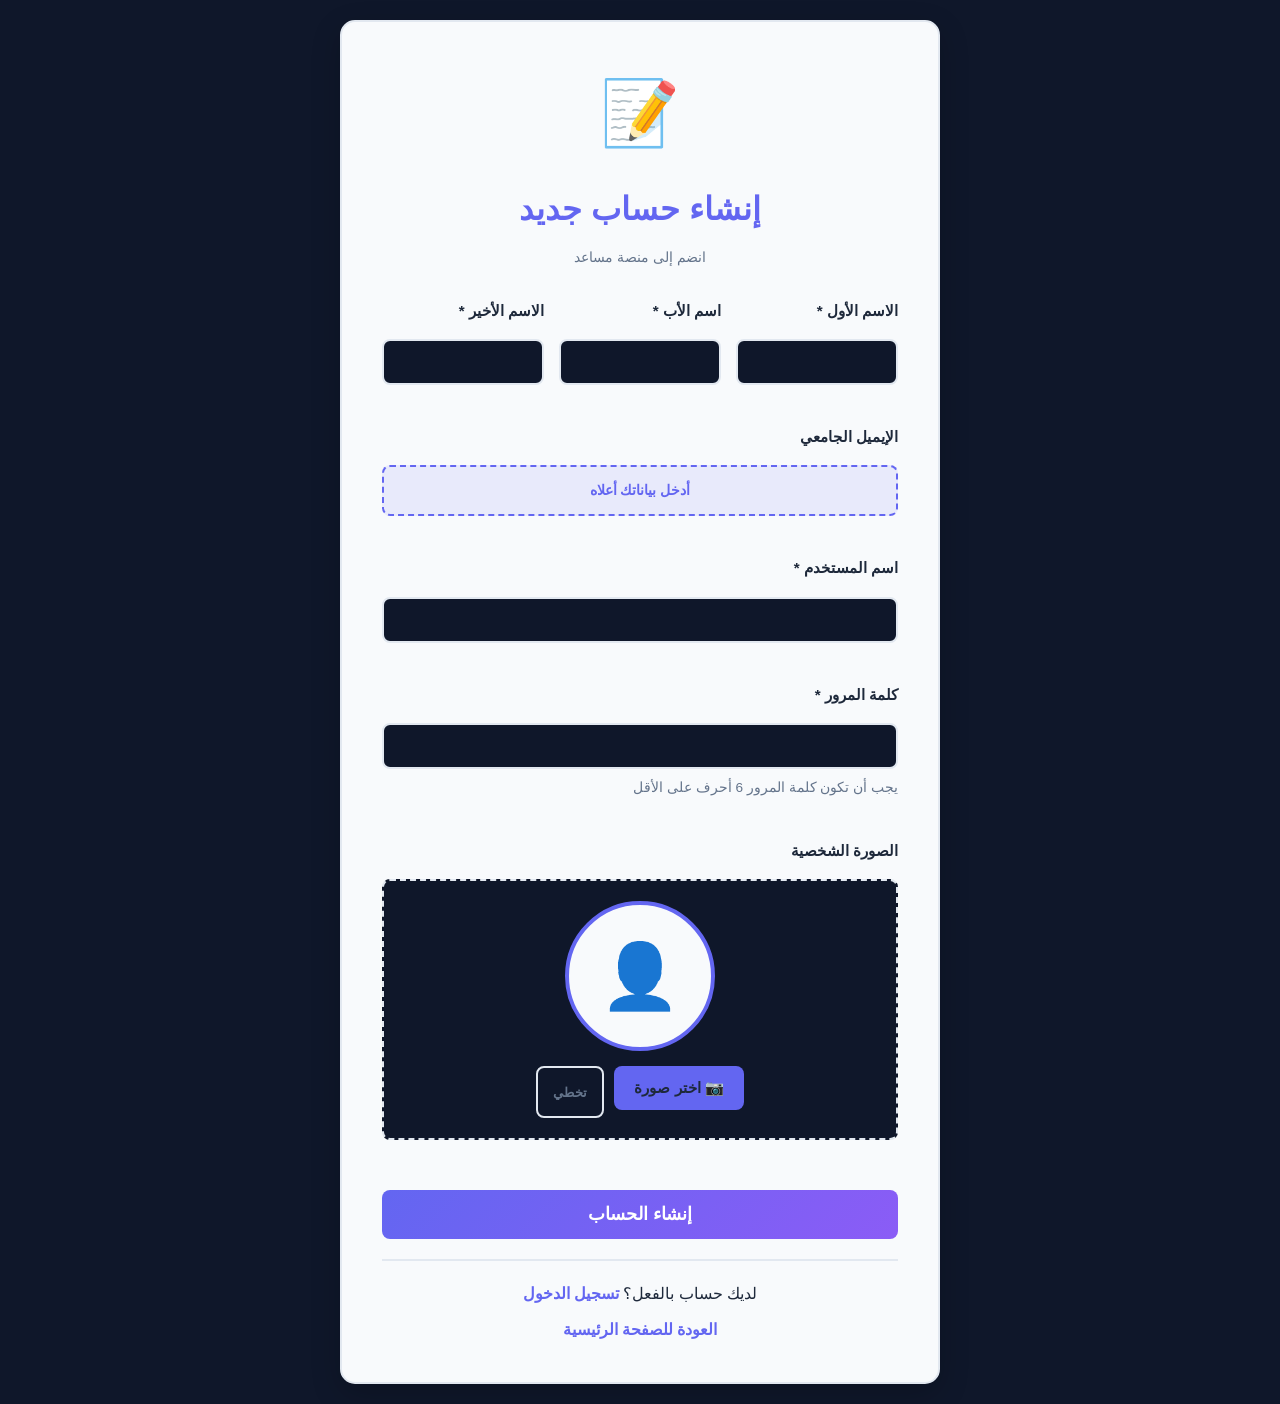
<file: register.html>
<!DOCTYPE html>
<html lang="ar" dir="rtl">

<head>
    <meta charset="UTF-8">
    <meta name="viewport" content="width=device-width, initial-scale=1.0">
    <title>إنشاء حساب - مساعد</title>
    <link rel="stylesheet" href="styles.css">
    <style>
        .register-page {
            min-height: 100vh;
            display: flex;
            align-items: center;
            justify-content: center;
            background: var(--dark-bg);
            padding: 20px;
        }

        .register-container {
            background: var(--light-bg);
            padding: 40px;
            border-radius: 15px;
            box-shadow: 0 10px 30px rgba(0, 0, 0, 0.2);
            max-width: 600px;
            width: 100%;
            border: 2px solid var(--border-color);
        }

        .register-header {
            text-align: center;
            margin-bottom: 30px;
        }

        .register-header h1 {
            font-size: 2rem;
            color: var(--primary-color);
            margin-bottom: 10px;
        }

        .register-header p {
            color: var(--text-light);
            font-size: 0.9rem;
        }

        .register-icon {
            font-size: 4rem;
            margin-bottom: 20px;
        }

        .register-form {
            display: flex;
            flex-direction: column;
            gap: 20px;
        }

        .form-row {
            display: grid;
            grid-template-columns: repeat(auto-fit, minmax(150px, 1fr));
            gap: 15px;
        }

        .form-group {
            display: flex;
            flex-direction: column;
            gap: 8px;
        }

        .form-group.full-width {
            grid-column: 1 / -1;
        }

        .form-group label {
            color: var(--text-color);
            font-weight: 600;
            font-size: 0.95rem;
        }

        .form-group input {
            padding: 12px 15px;
            border: 2px solid var(--border-color);
            border-radius: 8px;
            background: var(--dark-bg);
            color: var(--text-color);
            font-size: 1rem;
            transition: all 0.3s;
        }

        .form-group input:focus {
            outline: none;
            border-color: var(--primary-color);
            box-shadow: 0 0 0 3px rgba(99, 102, 241, 0.1);
        }

        .email-preview {
            background: rgba(99, 102, 241, 0.1);
            padding: 12px 15px;
            border-radius: 8px;
            border: 2px dashed var(--primary-color);
            color: var(--primary-color);
            font-weight: 600;
            font-size: 0.9rem;
            text-align: center;
        }

        .profile-image-section {
            display: flex;
            flex-direction: column;
            align-items: center;
            gap: 15px;
            padding: 20px;
            border: 2px dashed var(--border-color);
            border-radius: 8px;
            background: var(--dark-bg);
        }

        .profile-image-preview {
            width: 150px;
            height: 150px;
            border-radius: 50%;
            object-fit: cover;
            border: 4px solid var(--primary-color);
            background: var(--light-bg);
            display: flex;
            align-items: center;
            justify-content: center;
            font-size: 4rem;
        }

        .profile-image-preview img {
            width: 100%;
            height: 100%;
            border-radius: 50%;
            object-fit: cover;
        }

        .image-upload-btn {
            padding: 10px 20px;
            background: var(--primary-color);
            color: white;
            border: none;
            border-radius: 8px;
            cursor: pointer;
            font-weight: 600;
            transition: all 0.3s;
        }

        .image-upload-btn:hover {
            background: var(--secondary-color);
            transform: translateY(-2px);
        }

        .skip-image-btn {
            padding: 8px 15px;
            background: transparent;
            color: var(--text-light);
            border: 2px solid var(--border-color);
            border-radius: 8px;
            cursor: pointer;
            font-weight: 600;
            transition: all 0.3s;
        }

        .skip-image-btn:hover {
            border-color: var(--primary-color);
            color: var(--primary-color);
        }

        .register-btn {
            padding: 14px;
            background: linear-gradient(135deg, var(--primary-color) 0%, var(--secondary-color) 100%);
            color: white;
            border: none;
            border-radius: 8px;
            font-size: 1.1rem;
            font-weight: 700;
            cursor: pointer;
            transition: all 0.3s;
            margin-top: 10px;
        }

        .register-btn:hover {
            transform: translateY(-2px);
            box-shadow: 0 5px 15px rgba(99, 102, 241, 0.3);
        }

        .register-btn:active {
            transform: translateY(0);
        }

        .error-message {
            background: #ff4444;
            color: white;
            padding: 12px;
            border-radius: 8px;
            text-align: center;
            display: none;
            margin-bottom: 15px;
        }

        .error-message.show {
            display: block;
        }

        .success-message {
            background: #44ff44;
            color: white;
            padding: 12px;
            border-radius: 8px;
            text-align: center;
            display: none;
            margin-bottom: 15px;
        }

        .success-message.show {
            display: block;
        }

        .register-footer {
            text-align: center;
            margin-top: 20px;
            padding-top: 20px;
            border-top: 2px solid var(--border-color);
        }

        .register-footer a {
            color: var(--primary-color);
            text-decoration: none;
            font-weight: 600;
        }

        .register-footer a:hover {
            text-decoration: underline;
        }

        .file-input {
            display: none;
        }

        @media (max-width: 768px) {
            .register-container {
                padding: 30px 20px;
            }

            .register-header h1 {
                font-size: 1.5rem;
            }

            .form-row {
                grid-template-columns: 1fr;
            }
        }
    </style>
</head>

<body>
    <div class="register-page">
        <div class="register-container">
            <div class="register-header">
                <div class="register-icon">📝</div>
                <h1>إنشاء حساب جديد</h1>
                <p>انضم إلى منصة مساعد</p>
            </div>

            <div class="error-message" id="error-message"></div>
            <div class="success-message" id="success-message"></div>

            <form class="register-form" id="register-form" onsubmit="handleRegister(event)">
                <div class="form-row">
                    <div class="form-group">
                        <label for="firstName">الاسم الأول *</label>
                        <input type="text" id="firstName" name="firstName" required autocomplete="given-name" oninput="updateEmailPreview()">
                    </div>
                    <div class="form-group">
                        <label for="middleName">اسم الأب *</label>
                        <input type="text" id="middleName" name="middleName" required autocomplete="additional-name" oninput="updateEmailPreview()">
                    </div>
                    <div class="form-group">
                        <label for="lastName">الاسم الأخير *</label>
                        <input type="text" id="lastName" name="lastName" required autocomplete="family-name" oninput="updateEmailPreview()">
                    </div>
                </div>

                <div class="form-group full-width">
                    <label>الإيميل الجامعي</label>
                    <div class="email-preview" id="email-preview">أدخل بياناتك أعلاه</div>
                </div>

                <div class="form-group full-width">
                    <label for="username">اسم المستخدم *</label>
                    <input type="text" id="username" name="username" required autocomplete="username">
                </div>

                <div class="form-group full-width">
                    <label for="password">كلمة المرور *</label>
                    <input type="password" id="password" name="password" required autocomplete="new-password" minlength="6">
                    <small style="color: var(--text-light); font-size: 0.85rem;">يجب أن تكون كلمة المرور 6 أحرف على الأقل</small>
                </div>

                <div class="form-group full-width">
                    <label>الصورة الشخصية</label>
                    <div class="profile-image-section">
                        <div class="profile-image-preview" id="profile-preview">👤</div>
                        <div style="display: flex; gap: 10px; flex-wrap: wrap; justify-content: center;">
                            <label for="profile-image" class="image-upload-btn">
                                📷 اختر صورة
                            </label>
                            <input type="file" id="profile-image" class="file-input" accept="image/*" onchange="handleImageSelect(event)">
                            <button type="button" class="skip-image-btn" onclick="skipImage()">تخطي</button>
                        </div>
                    </div>
                </div>

                <button type="submit" class="register-btn">إنشاء الحساب</button>
            </form>

            <div class="register-footer">
                <p>لديك حساب بالفعل؟ <a href="login.html">تسجيل الدخول</a></p>
                <p style="margin-top: 10px;"><a href="index.html">العودة للصفحة الرئيسية</a></p>
            </div>
        </div>
    </div>

    <script>
        let selectedImage = null;
        let useDefaultImage = false;

        function updateEmailPreview() {
            const firstName = document.getElementById('firstName').value.trim();
            const middleName = document.getElementById('middleName').value.trim();
            const lastName = document.getElementById('lastName').value.trim();

            if (firstName && middleName && lastName) {
                const firstChar = firstName.charAt(0).toLowerCase();
                const middleChar = middleName.charAt(0).toLowerCase();
                const lastNameLower = lastName.toLowerCase();
                const email = `${firstChar}.${middleChar}.${lastNameLower}@ptuk.edu.ps`;
                document.getElementById('email-preview').textContent = email;
            } else {
                document.getElementById('email-preview').textContent = 'أدخل بياناتك أعلاه';
            }
        }

        function handleImageSelect(event) {
            const file = event.target.files[0];
            if (file) {
                if (file.size > 5 * 1024 * 1024) {
                    showError('حجم الصورة كبير جداً. الحد الأقصى 5 ميجابايت');
                    return;
                }

                const reader = new FileReader();
                reader.onload = function(e) {
                    selectedImage = e.target.result;
                    useDefaultImage = false;
                    const preview = document.getElementById('profile-preview');
                    preview.innerHTML = `<img src="${selectedImage}" alt="Profile">`;
                };
                reader.readAsDataURL(file);
            }
        }

        function skipImage() {
            selectedImage = null;
            useDefaultImage = true;
            const preview = document.getElementById('profile-preview');
            preview.innerHTML = '👤';
            document.getElementById('profile-image').value = '';
        }

        function showError(message) {
            const errorDiv = document.getElementById('error-message');
            const successDiv = document.getElementById('success-message');
            errorDiv.textContent = message;
            errorDiv.classList.add('show');
            successDiv.classList.remove('show');
        }

        function showSuccess(message) {
            const errorDiv = document.getElementById('error-message');
            const successDiv = document.getElementById('success-message');
            successDiv.textContent = message;
            successDiv.classList.add('show');
            errorDiv.classList.remove('show');
        }

        function generateEmail(firstName, middleName, lastName) {
            const firstChar = firstName.charAt(0).toLowerCase();
            const middleChar = middleName.charAt(0).toLowerCase();
            const lastNameLower = lastName.toLowerCase();
            return `${firstChar}.${middleChar}.${lastNameLower}@ptuk.edu.ps`;
        }

        function handleRegister(event) {
            event.preventDefault();

            const firstName = document.getElementById('firstName').value.trim();
            const middleName = document.getElementById('middleName').value.trim();
            const lastName = document.getElementById('lastName').value.trim();
            const username = document.getElementById('username').value.trim();
            const password = document.getElementById('password').value;

            // التحقق من البيانات
            if (!firstName || !middleName || !lastName || !username || !password) {
                showError('يرجى ملء جميع الحقول المطلوبة');
                return;
            }

            if (password.length < 6) {
                showError('كلمة المرور يجب أن تكون 6 أحرف على الأقل');
                return;
            }

            // التحقق من عدم وجود اسم مستخدم مكرر
            const users = JSON.parse(localStorage.getItem('registeredUsers') || '[]');
            if (users.find(u => u.username === username)) {
                showError('اسم المستخدم موجود بالفعل. يرجى اختيار اسم آخر');
                return;
            }

            // إنشاء الحساب
            const email = generateEmail(firstName, middleName, lastName);
            const profileImage = selectedImage || 'default'; // 'default' يعني استخدام الصورة الافتراضية

            const newUser = {
                username: username,
                password: password,
                firstName: firstName,
                middleName: middleName,
                lastName: lastName,
                email: email,
                profileImage: profileImage,
                points: 0,
                subscription: false,
                myCourses: [],
                maxCourses: 3,
                paidSlots: 0,
                registeredAt: new Date().toISOString()
            };

            users.push(newUser);
            localStorage.setItem('registeredUsers', JSON.stringify(users));

            showSuccess('تم إنشاء الحساب بنجاح! جاري التوجيه...');
            
            // تسجيل الدخول تلقائياً
            setTimeout(() => {
                localStorage.setItem('userLoggedIn', 'true');
                localStorage.setItem('currentUser', JSON.stringify({
                    username: newUser.username,
                    email: newUser.email,
                    firstName: newUser.firstName,
                    lastName: newUser.lastName,
                    middleName: newUser.middleName,
                    profileImage: newUser.profileImage,
                    points: newUser.points,
                    subscription: newUser.subscription,
                    myCourses: newUser.myCourses,
                    maxCourses: newUser.maxCourses,
                    paidSlots: newUser.paidSlots
                }));
                window.location.href = 'user-dashboard.html';
            }, 1500);
        }
    </script>
</body>

</html>
</file>
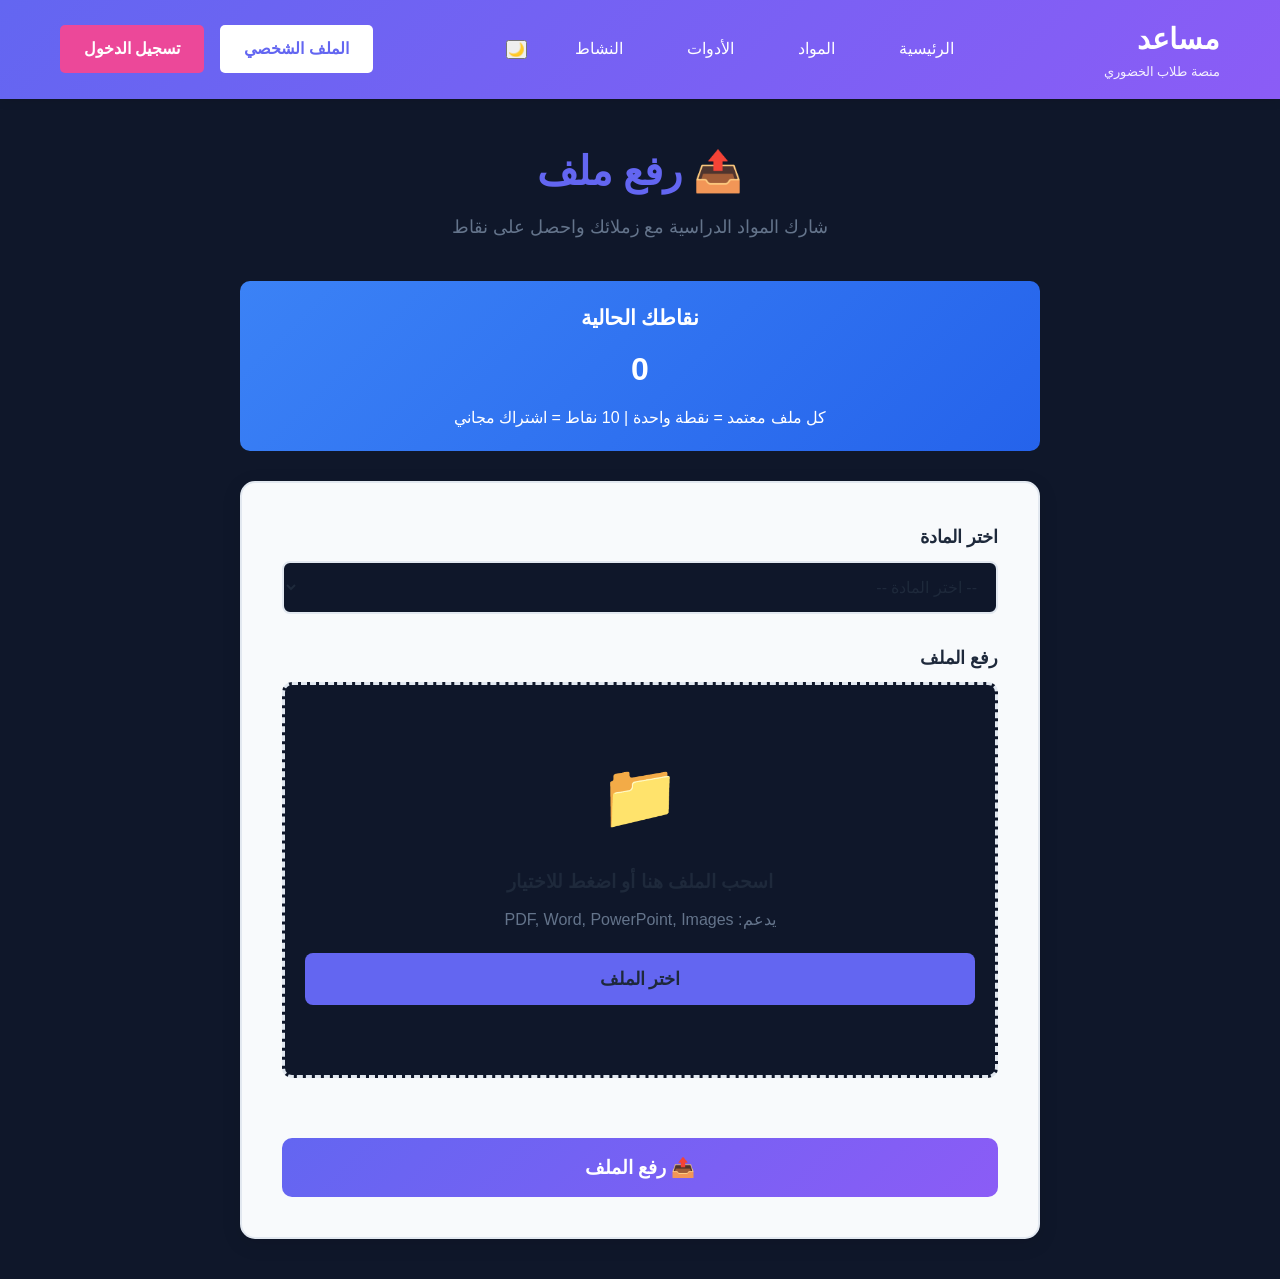
<file: upload.html>
<!DOCTYPE html>
<html lang="ar" dir="rtl">

<head>
    <meta charset="UTF-8">
    <meta name="viewport" content="width=device-width, initial-scale=1.0">
    <title>رفع ملف - مساعد</title>
    <link rel="stylesheet" href="styles.css">
    <style>
        .upload-page {
            min-height: 100vh;
            padding: 40px 20px;
            background: var(--dark-bg);
        }

        .upload-container {
            max-width: 800px;
            margin: 0 auto;
        }

        .upload-header {
            text-align: center;
            margin-bottom: 40px;
        }

        .upload-header h1 {
            color: var(--primary-color);
            font-size: 2.5rem;
            margin-bottom: 10px;
        }

        .upload-header p {
            color: var(--text-light);
            font-size: 1.1rem;
        }

        .upload-card {
            background: var(--light-bg);
            padding: 40px;
            border-radius: 15px;
            border: 2px solid var(--border-color);
            box-shadow: 0 5px 20px rgba(0, 0, 0, 0.1);
        }

        .form-section {
            margin-bottom: 30px;
        }

        .form-section label {
            display: block;
            margin-bottom: 10px;
            color: var(--text-dark);
            font-weight: 600;
            font-size: 1.1rem;
        }

        .course-select {
            width: 100%;
            padding: 15px;
            border: 2px solid var(--border-color);
            border-radius: 8px;
            font-size: 1rem;
            background: var(--dark-bg);
            color: var(--text-dark);
            cursor: pointer;
            transition: all 0.3s;
        }

        .course-select:focus {
            outline: none;
            border-color: var(--primary-color);
            box-shadow: 0 0 10px rgba(107, 107, 84, 0.2);
        }

        .file-upload-area {
            border: 3px dashed var(--border-color);
            border-radius: 10px;
            padding: 60px 20px;
            text-align: center;
            background: var(--dark-bg);
            transition: all 0.3s;
            cursor: pointer;
        }

        .file-upload-area:hover {
            border-color: var(--primary-color);
            background: rgba(107, 107, 84, 0.05);
        }

        .file-upload-area.dragover {
            border-color: var(--primary-color);
            background: rgba(107, 107, 84, 0.1);
        }

        .upload-icon-large {
            font-size: 4rem;
            margin-bottom: 20px;
        }

        .file-upload-area h3 {
            color: var(--text-dark);
            margin-bottom: 10px;
        }

        .file-upload-area p {
            color: var(--text-light);
            margin-bottom: 20px;
        }

        .file-input-hidden {
            display: none;
        }

        .upload-btn-custom {
            display: inline-block;
            padding: 12px 30px;
            background: var(--primary-color);
            color: white;
            border-radius: 8px;
            cursor: pointer;
            font-weight: 600;
            transition: all 0.3s;
        }

        .upload-btn-custom:hover {
            background: var(--secondary-color);
            transform: translateY(-2px);
            box-shadow: 0 5px 15px rgba(107, 107, 84, 0.3);
        }

        .selected-file {
            margin-top: 20px;
            padding: 15px;
            background: var(--light-bg);
            border-radius: 8px;
            border: 2px solid var(--primary-color);
            display: none;
        }

        .selected-file.show {
            display: block;
        }

        .file-info-display {
            display: flex;
            align-items: center;
            gap: 15px;
        }

        .file-icon-display {
            font-size: 2.5rem;
        }

        .file-details {
            flex: 1;
        }

        .file-name-display {
            font-weight: 600;
            color: var(--text-dark);
            margin-bottom: 5px;
        }

        .file-size-display {
            color: var(--text-light);
            font-size: 0.9rem;
        }

        .remove-file-btn {
            padding: 8px 15px;
            background: #ef4444;
            color: white;
            border: none;
            border-radius: 5px;
            cursor: pointer;
            font-weight: 600;
        }

        .submit-upload-btn {
            width: 100%;
            padding: 18px;
            background: linear-gradient(135deg, var(--primary-color) 0%, var(--secondary-color) 100%);
            color: white;
            border: none;
            border-radius: 10px;
            font-size: 1.2rem;
            font-weight: 600;
            cursor: pointer;
            transition: all 0.3s;
            margin-top: 30px;
        }

        .submit-upload-btn:hover {
            transform: translateY(-2px);
            box-shadow: 0 8px 20px rgba(107, 107, 84, 0.3);
        }

        .submit-upload-btn:disabled {
            opacity: 0.5;
            cursor: not-allowed;
            transform: none;
        }

        .points-info {
            background: linear-gradient(135deg, #3b82f6, #2563eb);
            color: white;
            padding: 20px;
            border-radius: 10px;
            margin-bottom: 30px;
            text-align: center;
        }

        .points-info h3 {
            margin-bottom: 10px;
            font-size: 1.3rem;
        }

        .points-value {
            font-size: 2rem;
            font-weight: 700;
            margin: 10px 0;
        }

        .success-message-upload {
            background: #22c55e;
            color: white;
            padding: 20px;
            border-radius: 10px;
            margin-top: 20px;
            text-align: center;
            display: none;
        }

        .success-message-upload.show {
            display: block;
            animation: slideDown 0.3s ease;
        }

        @keyframes slideDown {
            from {
                opacity: 0;
                transform: translateY(-10px);
            }
            to {
                opacity: 1;
                transform: translateY(0);
            }
        }

        @media (max-width: 768px) {
            .upload-card {
                padding: 25px 15px;
            }

            .upload-header h1 {
                font-size: 2rem;
            }

            .file-upload-area {
                padding: 40px 15px;
            }
        }
    </style>
</head>

<body>
    <!-- Navigation Bar -->
    <nav class="navbar">
        <div class="nav-container">
            <div class="logo">
                <h1>مساعد</h1>
                <p>منصة طلاب الخضوري</p>
            </div>
            <ul class="nav-links">
                <li><a href="index.html">الرئيسية</a></li>
                <li><a href="courses.html">المواد</a></li>
                <li><a href="tools.html">الأدوات</a></li>
                <li><a href="activity.html">النشاط</a></li>
                <li><button class="theme-toggle" onclick="toggleTheme()">🌙</button></li>
            </ul>
            <div class="auth-buttons">
                <a href="profile.html" class="btn-login">الملف الشخصي</a>
                <a href="login.html" class="btn-register">تسجيل الدخول</a>
            </div>
        </div>
    </nav>

    <div class="upload-page">
        <div class="upload-container">
            <div class="upload-header">
                <h1>📤 رفع ملف</h1>
                <p>شارك المواد الدراسية مع زملائك واحصل على نقاط</p>
            </div>

            <div class="points-info" id="points-info">
                <h3>نقاطك الحالية</h3>
                <div class="points-value" id="user-points">0</div>
                <p>كل ملف معتمد = نقطة واحدة | 10 نقاط = اشتراك مجاني</p>
            </div>

            <div class="upload-card">
                <form id="upload-form" onsubmit="handleFileUpload(event)">
                    <div class="form-section">
                        <label for="course-select">اختر المادة</label>
                        <select id="course-select" class="course-select" required>
                            <option value="">-- اختر المادة --</option>
                        </select>
                    </div>

                    <div class="form-section">
                        <label>رفع الملف</label>
                        <div class="file-upload-area" id="file-upload-area" onclick="document.getElementById('file-input').click()">
                            <div class="upload-icon-large">📁</div>
                            <h3>اسحب الملف هنا أو اضغط للاختيار</h3>
                            <p>يدعم: PDF, Word, PowerPoint, Images</p>
                            <label for="file-input" class="upload-btn-custom">اختر الملف</label>
                            <input type="file" id="file-input" class="file-input-hidden" accept=".pdf,.doc,.docx,.ppt,.pptx,.jpg,.jpeg,.png,.gif" required>
                        </div>

                        <div class="selected-file" id="selected-file">
                            <div class="file-info-display">
                                <div class="file-icon-display">📄</div>
                                <div class="file-details">
                                    <div class="file-name-display" id="file-name-display"></div>
                                    <div class="file-size-display" id="file-size-display"></div>
                                </div>
                                <button type="button" class="remove-file-btn" onclick="removeSelectedFile()">إزالة</button>
                            </div>
                        </div>
                    </div>

                    <button type="submit" class="submit-upload-btn" id="submit-btn">
                        📤 رفع الملف
                    </button>

                    <div class="success-message-upload" id="success-message">
                        ✅ تم رفع الملف بنجاح! سيتم مراجعته من قبل المشرف وإضافة نقطة لك عند الموافقة عليه.
                    </div>
                </form>
            </div>
        </div>
    </div>

    <script src="courses-data.js"></script>
    <script src="script.js"></script>
    <script>
        // Load courses into select
        function loadCourses() {
            const courseSelect = document.getElementById('course-select');
            if (typeof COURSES_DATABASE !== 'undefined') {
                Object.keys(COURSES_DATABASE).forEach(courseId => {
                    const course = COURSES_DATABASE[courseId];
                    const option = document.createElement('option');
                    option.value = courseId;
                    option.textContent = `${course.name} (${courseId})`;
                    courseSelect.appendChild(option);
                });
            }
        }

        // Load user points
        function loadUserPoints() {
            const currentUser = JSON.parse(localStorage.getItem('currentUser') || 'null');
            if (currentUser) {
                const users = JSON.parse(localStorage.getItem('users') || '[]');
                const user = users.find(u => u.username === currentUser.username);
                if (user) {
                    document.getElementById('user-points').textContent = user.points || 0;
                }
            }
        }

        // File input change
        document.getElementById('file-input').addEventListener('change', function(e) {
            const file = e.target.files[0];
            if (file) {
                displaySelectedFile(file);
            }
        });

        // Drag and drop
        const uploadArea = document.getElementById('file-upload-area');
        uploadArea.addEventListener('dragover', function(e) {
            e.preventDefault();
            uploadArea.classList.add('dragover');
        });

        uploadArea.addEventListener('dragleave', function() {
            uploadArea.classList.remove('dragover');
        });

        uploadArea.addEventListener('drop', function(e) {
            e.preventDefault();
            uploadArea.classList.remove('dragover');
            const file = e.dataTransfer.files[0];
            if (file) {
                document.getElementById('file-input').files = e.dataTransfer.files;
                displaySelectedFile(file);
            }
        });

        function displaySelectedFile(file) {
            const selectedFileDiv = document.getElementById('selected-file');
            const fileNameDisplay = document.getElementById('file-name-display');
            const fileSizeDisplay = document.getElementById('file-size-display');

            fileNameDisplay.textContent = file.name;
            fileSizeDisplay.textContent = formatFileSize(file.size);
            selectedFileDiv.classList.add('show');
        }

        function removeSelectedFile() {
            document.getElementById('file-input').value = '';
            document.getElementById('selected-file').classList.remove('show');
        }

        function formatFileSize(bytes) {
            if (bytes === 0) return '0 Bytes';
            const k = 1024;
            const sizes = ['Bytes', 'KB', 'MB', 'GB'];
            const i = Math.floor(Math.log(bytes) / Math.log(k));
            return Math.round(bytes / Math.pow(k, i) * 100) / 100 + ' ' + sizes[i];
        }

        function handleFileUpload(event) {
            event.preventDefault();

            const courseId = document.getElementById('course-select').value;
            const fileInput = document.getElementById('file-input');
            const file = fileInput.files[0];

            if (!courseId || !file) {
                alert('الرجاء اختيار المادة والملف');
                return;
            }

            // Get current user
            const currentUser = JSON.parse(localStorage.getItem('currentUser') || 'null');
            if (!currentUser) {
                alert('الرجاء تسجيل الدخول أولاً');
                window.location.href = 'login.html';
                return;
            }

            // Create file object
            const fileData = {
                id: Date.now().toString(),
                fileName: file.name,
                fileSize: file.size,
                fileType: file.type,
                courseId: courseId,
                uploadedBy: currentUser.username,
                uploadDate: new Date().toISOString(),
                status: 'pending',
                file: file // Note: In real app, this would be uploaded to server
            };

            // Add to pending files
            const pendingFiles = JSON.parse(localStorage.getItem('pending-files') || '[]');
            pendingFiles.push(fileData);
            localStorage.setItem('pending-files', JSON.stringify(pendingFiles));

            // Show success message
            const successMsg = document.getElementById('success-message');
            successMsg.classList.add('show');

            // Reset form
            document.getElementById('upload-form').reset();
            document.getElementById('selected-file').classList.remove('show');

            // Scroll to success message
            successMsg.scrollIntoView({ behavior: 'smooth', block: 'nearest' });

            // Hide success message after 5 seconds
            setTimeout(() => {
                successMsg.classList.remove('show');
            }, 5000);

            // Send notification to admin (simulated)
            console.log('إشعار للمشرف: تم رفع ملف جديد للمراجعة');
        }

        // Initialize on page load
        window.addEventListener('DOMContentLoaded', function() {
            loadCourses();
            loadUserPoints();
        });
    </script>
</body>

</html>
</file>
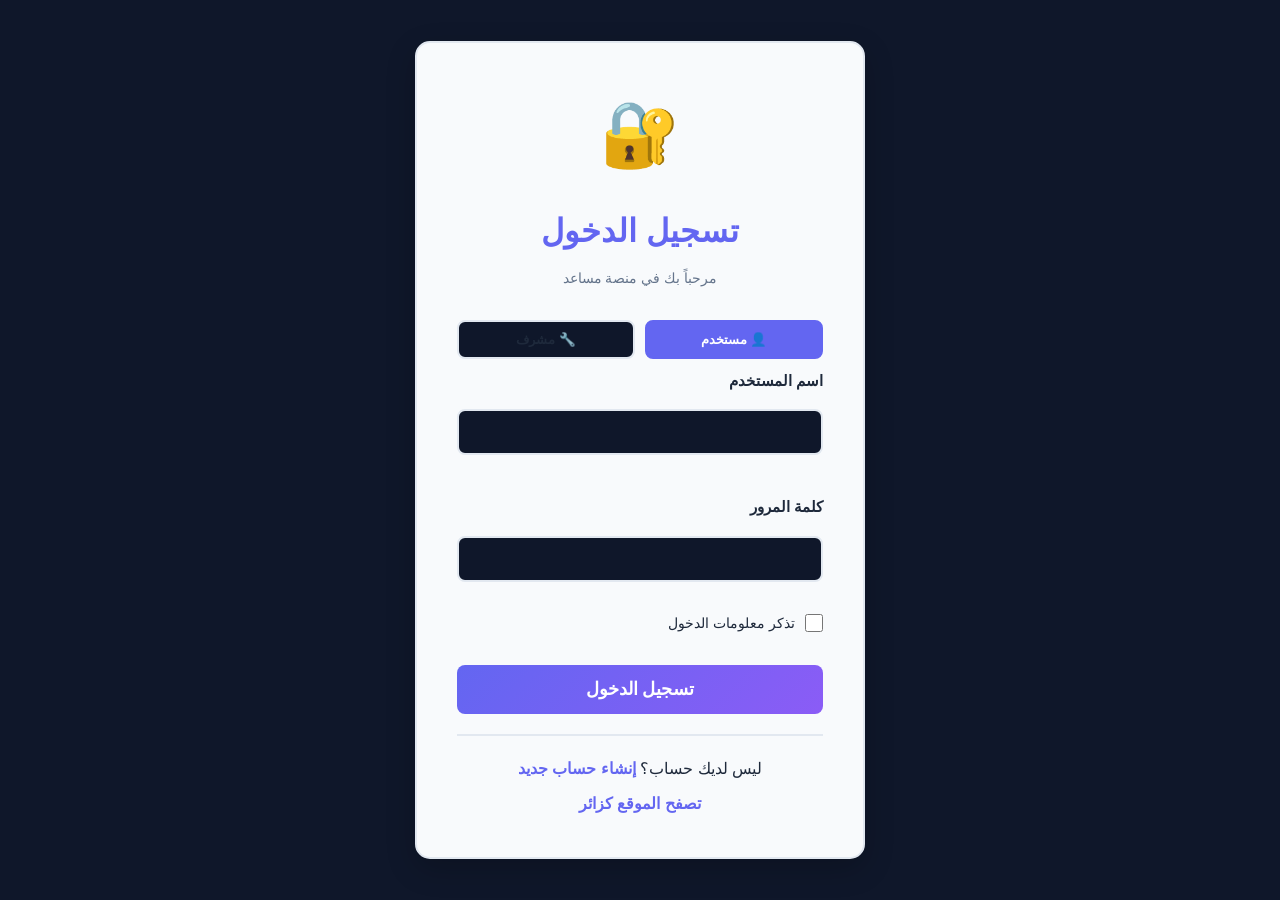
<file: user-dashboard.html>
<!DOCTYPE html>
<html lang="ar" dir="rtl">

<head>
    <meta charset="UTF-8">
    <meta name="viewport" content="width=device-width, initial-scale=1.0">
    <title>لوحة تحكم المستخدم - مساعد</title>
    <link rel="stylesheet" href="styles.css">
    <style>
        .user-dashboard-page {
            min-height: 100vh;
            padding: 40px 20px;
            background: var(--dark-bg);
        }

        .dashboard-container {
            max-width: 1200px;
            margin: 0 auto;
        }

        .dashboard-header {
            background: linear-gradient(135deg, var(--primary-color) 0%, var(--secondary-color) 100%);
            color: white;
            padding: 40px;
            border-radius: 15px;
            margin-bottom: 30px;
            display: flex;
            justify-content: space-between;
            align-items: center;
            flex-wrap: wrap;
            gap: 20px;
        }

        .dashboard-header h1 {
            font-size: 2.5rem;
            margin-bottom: 10px;
        }

        .dashboard-header p {
            font-size: 1.1rem;
            opacity: 0.9;
        }

        .dashboard-actions {
            display: flex;
            gap: 15px;
            flex-wrap: wrap;
        }

        .dashboard-btn {
            padding: 12px 25px;
            background: rgba(255, 255, 255, 0.2);
            color: white;
            border: 2px solid white;
            border-radius: 8px;
            cursor: pointer;
            font-weight: 600;
            transition: all 0.3s;
            text-decoration: none;
            display: inline-block;
        }

        .dashboard-btn:hover {
            background: white;
            color: var(--primary-color);
            transform: translateY(-2px);
        }

        .account-info-card {
            background: var(--light-bg);
            padding: 30px;
            border-radius: 15px;
            border: 2px solid var(--border-color);
            margin-bottom: 30px;
            display: flex;
            align-items: center;
            gap: 30px;
            flex-wrap: wrap;
        }

        .profile-image-large {
            width: 120px;
            height: 120px;
            border-radius: 50%;
            object-fit: cover;
            border: 4px solid var(--primary-color);
            background: var(--dark-bg);
            display: flex;
            align-items: center;
            justify-content: center;
            font-size: 3rem;
            flex-shrink: 0;
        }

        .profile-image-large img {
            width: 100%;
            height: 100%;
            border-radius: 50%;
            object-fit: cover;
        }

        .account-details {
            flex: 1;
        }

        .account-details h2 {
            color: var(--primary-color);
            margin-bottom: 10px;
            font-size: 1.8rem;
        }

        .account-details p {
            color: var(--text-color);
            margin: 5px 0;
        }

        .account-status-badge {
            display: inline-block;
            padding: 5px 15px;
            background: #44ff44;
            color: white;
            border-radius: 20px;
            font-size: 0.9rem;
            font-weight: 600;
            margin-top: 10px;
        }

        .stats-section {
            display: grid;
            grid-template-columns: repeat(auto-fit, minmax(250px, 1fr));
            gap: 20px;
            margin-bottom: 30px;
        }

        .stat-card-dashboard {
            background: var(--light-bg);
            padding: 30px;
            border-radius: 15px;
            text-align: center;
            border: 2px solid var(--border-color);
            transition: all 0.3s;
        }

        .stat-card-dashboard:hover {
            border-color: var(--primary-color);
            transform: translateY(-5px);
            box-shadow: 0 5px 15px rgba(99, 102, 241, 0.15);
        }

        .stat-icon-dashboard {
            font-size: 3rem;
            margin-bottom: 15px;
        }

        .stat-value-dashboard {
            font-size: 2.5rem;
            font-weight: 700;
            color: var(--primary-color);
            margin-bottom: 10px;
        }

        .stat-label-dashboard {
            color: var(--text-light);
            font-size: 1rem;
            font-weight: 600;
        }

        .stat-progress {
            margin-top: 15px;
            height: 8px;
            background: var(--border-color);
            border-radius: 4px;
            overflow: hidden;
        }

        .stat-progress-bar {
            height: 100%;
            background: linear-gradient(90deg, var(--primary-color), var(--secondary-color));
            border-radius: 4px;
            transition: width 0.3s;
        }

        .upgrade-section {
            background: linear-gradient(135deg, #ff6b6b 0%, #ee5a6f 100%);
            color: white;
            padding: 25px;
            border-radius: 15px;
            margin-bottom: 30px;
            text-align: center;
        }

        .upgrade-section h3 {
            margin-bottom: 15px;
            font-size: 1.5rem;
        }

        .upgrade-section p {
            margin-bottom: 20px;
            opacity: 0.95;
        }

        .upgrade-btn {
            padding: 12px 30px;
            background: white;
            color: #ff6b6b;
            border: none;
            border-radius: 8px;
            font-size: 1.1rem;
            font-weight: 700;
            cursor: pointer;
            transition: all 0.3s;
        }

        .upgrade-btn:hover {
            transform: translateY(-2px);
            box-shadow: 0 5px 15px rgba(255, 255, 255, 0.3);
        }

        .dashboard-tabs {
            display: flex;
            gap: 10px;
            margin-bottom: 30px;
            flex-wrap: wrap;
            border-bottom: 2px solid var(--border-color);
            padding-bottom: 10px;
        }

        .dashboard-tab-btn {
            padding: 12px 25px;
            background: transparent;
            border: none;
            border-bottom: 3px solid transparent;
            cursor: pointer;
            font-weight: 600;
            font-size: 1rem;
            color: var(--text-light);
            transition: all 0.3s;
        }

        .dashboard-tab-btn.active {
            color: var(--primary-color);
            border-bottom-color: var(--primary-color);
        }

        .dashboard-tab-btn:hover {
            color: var(--primary-color);
        }

        .dashboard-tab-content {
            display: none;
        }

        .dashboard-tab-content.active {
            display: block;
        }

        .library-section {
            background: var(--light-bg);
            padding: 30px;
            border-radius: 15px;
            border: 2px solid var(--border-color);
        }

        .library-section h2 {
            color: var(--primary-color);
            margin-bottom: 20px;
            font-size: 1.8rem;
        }

        .library-grid {
            display: grid;
            grid-template-columns: repeat(auto-fill, minmax(280px, 1fr));
            gap: 20px;
        }

        .library-course-card {
            background: var(--dark-bg);
            padding: 20px;
            border-radius: 10px;
            border: 2px solid var(--border-color);
            transition: all 0.3s;
            cursor: pointer;
        }

        .library-course-card:hover {
            border-color: var(--primary-color);
            transform: translateY(-5px);
            box-shadow: 0 5px 15px rgba(99, 102, 241, 0.15);
        }

        .library-course-card h3 {
            color: var(--primary-color);
            margin-bottom: 10px;
            font-size: 1.2rem;
        }

        .library-course-code {
            color: var(--text-light);
            font-size: 0.9rem;
            margin-bottom: 10px;
        }

        .library-course-hours {
            color: var(--text-light);
            font-size: 0.85rem;
        }

        .remove-course-btn {
            margin-top: 15px;
            padding: 8px 15px;
            background: #ff4444;
            color: white;
            border: none;
            border-radius: 6px;
            cursor: pointer;
            font-weight: 600;
            width: 100%;
            transition: all 0.3s;
        }

        .remove-course-btn:hover {
            background: #cc0000;
            transform: translateY(-2px);
        }

        .empty-library {
            text-align: center;
            padding: 60px 20px;
            color: var(--text-light);
        }

        .empty-library-icon {
            font-size: 4rem;
            margin-bottom: 20px;
            opacity: 0.5;
        }

        .empty-library h3 {
            font-size: 1.5rem;
            margin-bottom: 10px;
            color: var(--text-color);
        }

        .empty-library p {
            font-size: 1rem;
            margin-bottom: 20px;
        }

        .empty-library a {
            color: var(--primary-color);
            text-decoration: none;
            font-weight: 600;
        }

        .empty-library a:hover {
            text-decoration: underline;
        }

        .points-info {
            background: rgba(99, 102, 241, 0.1);
            padding: 20px;
            border-radius: 10px;
            margin-top: 20px;
            border: 1px dashed var(--border-color);
        }

        .points-info h3 {
            color: var(--primary-color);
            margin-bottom: 15px;
            font-size: 1.3rem;
        }

        .points-info ul {
            list-style: none;
            padding: 0;
            margin: 0;
        }

        .points-info li {
            padding: 8px 0;
            color: var(--text-color);
            border-bottom: 1px solid var(--border-color);
        }

        .points-info li:last-child {
            border-bottom: none;
        }

        .points-info li strong {
            color: var(--primary-color);
        }

        @media (max-width: 768px) {
            .dashboard-header {
                padding: 30px 20px;
            }

            .dashboard-header h1 {
                font-size: 1.8rem;
            }

            .stats-section {
                grid-template-columns: 1fr;
            }

            .library-grid {
                grid-template-columns: 1fr;
            }

            .account-info-card {
                flex-direction: column;
                text-align: center;
            }
        }
    </style>
</head>

<body>
    <div class="user-dashboard-page">
        <div class="dashboard-container">
            <!-- رأس الصفحة -->
            <div class="dashboard-header">
                <div>
                    <h1>👤 لوحة تحكم المستخدم</h1>
                    <p id="welcome-message">مرحباً بك، <span id="username-display"></span></p>
                </div>
                <div class="dashboard-actions">
                    <a href="index.html" class="dashboard-btn">🏠 الصفحة الرئيسية</a>
                    <a href="courses.html" class="dashboard-btn">📚 المساقات</a>
                    <a href="upload.html" class="dashboard-btn">📤 رفع ملف</a>
                    <button class="dashboard-btn" onclick="logoutUser()">🚪 تسجيل الخروج</button>
                </div>
            </div>

            <!-- معلومات الحساب -->
            <div class="account-info-card">
                <div class="profile-image-large" id="profile-image-large">
                    👤
                </div>
                <div class="account-details">
                    <h2 id="user-full-name"></h2>
                    <p><strong>الإيميل:</strong> <span id="user-email"></span></p>
                    <p><strong>اسم المستخدم:</strong> <span id="user-username"></span></p>
                    <div class="account-status-badge">✅ حساب مفتوح حالياً</div>
                </div>
            </div>

            <!-- الإحصائيات -->
            <div class="stats-section">
                <div class="stat-card-dashboard">
                    <div class="stat-icon-dashboard">⭐</div>
                    <div class="stat-value-dashboard" id="user-points">0</div>
                    <div class="stat-label-dashboard">النقاط المحصلة</div>
                </div>

                <div class="stat-card-dashboard">
                    <div class="stat-icon-dashboard">📚</div>
                    <div class="stat-value-dashboard" id="courses-count">0</div>
                    <div class="stat-label-dashboard">المساقات في المكتبة</div>
                    <div style="margin-top: 10px; font-size: 0.85rem; color: var(--text-light);">
                        الحد الأقصى: <span id="max-courses">3</span> مساقات
                    </div>
                </div>

                <div class="stat-card-dashboard">
                    <div class="stat-icon-dashboard">💳</div>
                    <div class="stat-value-dashboard" id="paid-slots">0</div>
                    <div class="stat-label-dashboard">مساحات مدفوعة</div>
                </div>
            </div>

            <!-- قسم الترقية -->
            <div class="upgrade-section" id="upgrade-section" style="display: none;">
                <h3>🚀 قم بترقية حسابك!</h3>
                <p>لقد وصلت إلى الحد الأقصى للمساقات المجانية (3 مساقات)</p>
                <p>ادفع 3 شيكل لفتح مساحة إضافية لـ 3 مساقات أخرى</p>
                <button class="upgrade-btn" onclick="upgradeAccount()">ترقية الآن</button>
            </div>

            <!-- التبويبات -->
            <div class="dashboard-tabs">
                <button class="dashboard-tab-btn active" onclick="switchTab('library')">📚 مكتبتي الشخصية</button>
                <button class="dashboard-tab-btn" onclick="switchTab('points')">⭐ معلومات النقاط</button>
            </div>

            <!-- تبويب المكتبة -->
            <div id="library-tab" class="dashboard-tab-content active">
                <div class="library-section">
                    <h2>📚 مكتبتي الشخصية</h2>
                    <div id="library-grid" class="library-grid"></div>
                </div>
            </div>

            <!-- تبويب النقاط -->
            <div id="points-tab" class="dashboard-tab-content">
                <div class="library-section">
                    <div class="points-info">
                        <h3>⭐ نظام النقاط</h3>
                        <ul>
                            <li><strong>نقطة واحدة:</strong> عند الموافقة على ملف مرفوع</li>
                            <li><strong>10 نقاط:</strong> اشتراك مجاني مدى الحياة</li>
                            <li><strong>بدون نقاط:</strong> يمكنك تصفح الموقع مجاناً</li>
                        </ul>
                    </div>
                </div>
            </div>
        </div>
    </div>

    <script src="courses-data.js"></script>
    <script>
        let currentUser = null;

        // تحميل بيانات المستخدم
        function loadUserData() {
            const userData = localStorage.getItem('currentUser');
            if (!userData) {
                window.location.href = 'login.html';
                return;
            }

            currentUser = JSON.parse(userData);
            displayUserInfo();
            loadLibrary();
            updateStats();
        }

        // عرض معلومات المستخدم
        function displayUserInfo() {
            document.getElementById('username-display').textContent = currentUser.username;
            document.getElementById('user-username').textContent = currentUser.username;
            document.getElementById('user-email').textContent = currentUser.email || '';
            
            const fullName = `${currentUser.firstName || ''} ${currentUser.middleName || ''} ${currentUser.lastName || ''}`.trim();
            document.getElementById('user-full-name').textContent = fullName || currentUser.username;

            // عرض الصورة الشخصية
            const profileImageDiv = document.getElementById('profile-image-large');
            if (currentUser.profileImage && currentUser.profileImage !== 'default') {
                profileImageDiv.innerHTML = `<img src="${currentUser.profileImage}" alt="Profile">`;
            } else {
                profileImageDiv.innerHTML = '👤';
            }
        }

        // تحديث الإحصائيات
        function updateStats() {
            // تحديث النقاط
            const points = currentUser.points || 0;
            document.getElementById('user-points').textContent = points;

            // تحديث عدد المساقات والحد الأقصى
            const coursesCount = (currentUser.myCourses || []).length;
            const maxCourses = currentUser.maxCourses || 3;
            const paidSlots = currentUser.paidSlots || 0;
            
            document.getElementById('courses-count').textContent = coursesCount;
            document.getElementById('max-courses').textContent = maxCourses;
            document.getElementById('paid-slots').textContent = paidSlots;

            // إظهار قسم الترقية إذا وصل للحد الأقصى
            const upgradeSection = document.getElementById('upgrade-section');
            if (coursesCount >= maxCourses) {
                upgradeSection.style.display = 'block';
            } else {
                upgradeSection.style.display = 'none';
            }
        }

        // تحميل المكتبة
        function loadLibrary() {
            const libraryGrid = document.getElementById('library-grid');
            const myCourses = currentUser.myCourses || [];

            if (myCourses.length === 0) {
                libraryGrid.innerHTML = `
                    <div class="empty-library" style="grid-column: 1 / -1;">
                        <div class="empty-library-icon">📚</div>
                        <h3>المكتبة فارغة</h3>
                        <p>لم تقم بإضافة أي مساقات إلى مكتبتك بعد</p>
                        <a href="courses.html">تصفح المساقات وإضافة بعضها</a>
                    </div>
                `;
                return;
            }

            libraryGrid.innerHTML = '';

            myCourses.forEach(courseId => {
                const course = COURSES_DATABASE.find(c => c.id === courseId);
                if (!course) return;

                const courseCard = document.createElement('div');
                courseCard.className = 'library-course-card';
                courseCard.innerHTML = `
                    <h3>${course.name}</h3>
                    <div class="library-course-code">${course.code}</div>
                    <div class="library-course-hours">${course.hours} ساعة معتمدة</div>
                    <button class="remove-course-btn" onclick="removeFromLibrary('${course.id}')">
                        🗑️ إزالة من المكتبة
                    </button>
                `;
                courseCard.addEventListener('click', (e) => {
                    if (e.target.classList.contains('remove-course-btn')) return;
                    window.location.href = `course-details.html?id=${course.id}`;
                });
                libraryGrid.appendChild(courseCard);
            });
        }

        // إزالة من المكتبة
        function removeFromLibrary(courseId) {
            if (!confirm('هل أنت متأكد من إزالة هذا المساق من مكتبتك؟')) {
                return;
            }

            currentUser.myCourses = (currentUser.myCourses || []).filter(id => id !== courseId);
            
            // تحديث localStorage
            localStorage.setItem('currentUser', JSON.stringify(currentUser));
            
            // تحديث قاعدة بيانات المستخدمين
            const users = JSON.parse(localStorage.getItem('registeredUsers') || '[]');
            const userIndex = users.findIndex(u => u.username === currentUser.username);
            if (userIndex !== -1) {
                users[userIndex].myCourses = currentUser.myCourses;
                localStorage.setItem('registeredUsers', JSON.stringify(users));
            }

            loadLibrary();
            updateStats();
        }

        // ترقية الحساب
        function upgradeAccount() {
            if (!confirm('هل تريد دفع 3 شيكل لفتح مساحة إضافية لـ 3 مساقات أخرى؟')) {
                return;
            }

            // محاكاة عملية الدفع
            alert('جاري معالجة الدفع...\n\nفي التطبيق الحقيقي، سيتم توجيهك إلى بوابة الدفع.\n\nلأغراض العرض، تم قبول الدفع تلقائياً.');

            // تحديث الحد الأقصى
            currentUser.maxCourses = (currentUser.maxCourses || 3) + 3;
            currentUser.paidSlots = (currentUser.paidSlots || 0) + 1;

            // تحديث localStorage
            localStorage.setItem('currentUser', JSON.stringify(currentUser));
            
            // تحديث قاعدة بيانات المستخدمين
            const users = JSON.parse(localStorage.getItem('registeredUsers') || '[]');
            const userIndex = users.findIndex(u => u.username === currentUser.username);
            if (userIndex !== -1) {
                users[userIndex].maxCourses = currentUser.maxCourses;
                users[userIndex].paidSlots = currentUser.paidSlots;
                localStorage.setItem('registeredUsers', JSON.stringify(users));
            }

            alert('تم ترقية حسابك بنجاح! يمكنك الآن إضافة 3 مساقات إضافية.');
            updateStats();
        }

        // تبديل التبويبات
        function switchTab(tabName) {
            document.querySelectorAll('.dashboard-tab-content').forEach(tab => {
                tab.classList.remove('active');
            });
            document.querySelectorAll('.dashboard-tab-btn').forEach(btn => {
                btn.classList.remove('active');
            });

            document.getElementById(tabName + '-tab').classList.add('active');
            event.target.classList.add('active');
        }

        // تسجيل الخروج
        function logoutUser() {
            if (confirm('هل أنت متأكد من تسجيل الخروج؟')) {
                localStorage.removeItem('userLoggedIn');
                localStorage.removeItem('currentUser');
                window.location.href = 'index.html';
            }
        }

        // تحميل البيانات عند فتح الصفحة
        window.addEventListener('DOMContentLoaded', () => {
            // التحقق من تسجيل الدخول
            if (localStorage.getItem('userLoggedIn') !== 'true') {
                window.location.href = 'login.html';
                return;
            }
            loadUserData();
        });
    </script>
</body>

</html>
</file>
<file: styles.css>
* {
    margin: 0;
    padding: 0;
    box-sizing: border-box;
}

:root {
    --primary-color: #6366f1;
    --secondary-color: #8b5cf6;
    --accent-color: #ec4899;
    --dark-bg: #0f172a;
    --light-bg: #f8fafc;
    --border-color: #e2e8f0;
    --text-dark: #1e293b;
    --text-light: #64748b;
}

body {
    font-family: 'Segoe UI', Tahoma, Geneva, Verdana, sans-serif;
    line-height: 1.6;
    color: var(--text-dark);
    background-color: #fff;
}

body[dir="rtl"] {
    direction: rtl;
    text-align: right;
}

/* Navigation Bar */
.navbar {
    background: linear-gradient(135deg, var(--primary-color) 0%, var(--secondary-color) 100%);
    padding: 1rem 0;
    position: sticky;
    top: 0;
    z-index: 100;
    box-shadow: 0 2px 10px rgba(0, 0, 0, 0.1);
}

.nav-container {
    max-width: 1200px;
    margin: 0 auto;
    padding: 0 20px;
    display: flex;
    justify-content: space-between;
    align-items: center;
    flex-wrap: wrap;
    gap: 20px;
}

.logo {
    color: white;
    text-decoration: none;
}

.logo h1 {
    font-size: 1.8rem;
    margin: 0;
}

.logo p {
    font-size: 0.8rem;
    margin: 0;
    opacity: 0.9;
}

.nav-links {
    list-style: none;
    display: flex;
    gap: 2rem;
    flex-wrap: wrap;
}

.nav-links a {
    color: white;
    text-decoration: none;
    font-weight: 500;
    transition: opacity 0.3s;
    padding: 0.5rem 1rem;
    border-radius: 5px;
}

.nav-links a:hover,
.nav-links a.active {
    background-color: rgba(255, 255, 255, 0.2);
    opacity: 1;
}

.lang-toggle {
    background-color: rgba(255, 255, 255, 0.2);
    color: white;
    border: 1px solid white;
    padding: 0.5rem 1rem;
    border-radius: 5px;
    cursor: pointer;
    font-weight: 500;
    transition: all 0.3s;
}

.lang-toggle:hover {
    background-color: rgba(255, 255, 255, 0.3);
}

.auth-buttons {
    display: flex;
    gap: 1rem;
    flex-wrap: wrap;
}

.btn-login, .btn-register {
    padding: 0.7rem 1.5rem;
    border-radius: 5px;
    text-decoration: none;
    font-weight: 600;
    transition: all 0.3s;
    border: none;
    cursor: pointer;
}

.btn-login {
    background-color: white;
    color: var(--primary-color);
}

.btn-login:hover {
    transform: translateY(-2px);
    box-shadow: 0 4px 12px rgba(0, 0, 0, 0.15);
}

.btn-register {
    background-color: var(--accent-color);
    color: white;
}

.btn-register:hover {
    background-color: #db2777;
    transform: translateY(-2px);
}

/* Hero Section */
.hero {
    background: linear-gradient(135deg, var(--primary-color) 0%, var(--secondary-color) 100%);
    color: white;
    padding: 80px 20px;
    text-align: center;
    min-height: 500px;
    display: flex;
    align-items: center;
    justify-content: center;
    gap: 40px;
    flex-wrap: wrap;
}

.hero-content {
    flex: 1;
    min-width: 300px;
}

.hero h2 {
    font-size: 3.5rem;
    margin-bottom: 10px;
    font-weight: 700;
}

.hero > div > p:first-of-type {
    font-size: 1.5rem;
    margin-bottom: 20px;
}

.subtitle {
    font-size: 1.1rem;
    opacity: 0.95;
    margin-bottom: 30px;
}

.hero-buttons {
    display: flex;
    gap: 1rem;
    justify-content: center;
    flex-wrap: wrap;
}

.btn-primary, .btn-secondary {
    padding: 1rem 2rem;
    border-radius: 8px;
    text-decoration: none;
    font-weight: 600;
    font-size: 1rem;
    transition: all 0.3s;
    border: none;
    cursor: pointer;
}

.btn-primary {
    background-color: var(--accent-color);
    color: white;
}

.btn-primary:hover {
    background-color: #db2777;
    transform: translateY(-3px);
    box-shadow: 0 8px 20px rgba(236, 72, 153, 0.4);
}

.btn-secondary {
    background-color: rgba(255, 255, 255, 0.2);
    color: white;
    border: 2px solid white;
}

.btn-secondary:hover {
    background-color: rgba(255, 255, 255, 0.3);
    transform: translateY(-3px);
}

.hero-stats {
    display: flex;
    gap: 3rem;
    flex-wrap: wrap;
    justify-content: center;
}

.stat {
    text-align: center;
}

.stat h3 {
    font-size: 2.5rem;
    margin-bottom: 5px;
}

.stat p {
    font-size: 1rem;
    opacity: 0.9;
}

/* Features Section */
.features {
    padding: 80px 20px;
    max-width: 1200px;
    margin: 0 auto;
}

.features h2 {
    text-align: center;
    font-size: 2.5rem;
    margin-bottom: 50px;
    color: var(--text-dark);
}

.features-grid {
    display: grid;
    grid-template-columns: repeat(auto-fit, minmax(300px, 1fr));
    gap: 30px;
}

.feature-card {
    background: var(--light-bg);
    padding: 30px;
    border-radius: 10px;
    text-align: center;
    transition: all 0.3s;
    border: 2px solid transparent;
}

.feature-card:hover {
    transform: translateY(-10px);
    border-color: var(--primary-color);
    box-shadow: 0 10px 30px rgba(99, 102, 241, 0.2);
}

.feature-icon {
    font-size: 3rem;
    margin-bottom: 20px;
}

.feature-card h3 {
    color: var(--primary-color);
    margin-bottom: 15px;
    font-size: 1.3rem;
}

.feature-card p {
    color: var(--text-light);
    line-height: 1.8;
}

/* Quick Actions */
.quick-actions {
    background-color: var(--light-bg);
    padding: 60px 20px;
}

.quick-actions h2 {
    text-align: center;
    font-size: 2.5rem;
    margin-bottom: 50px;
    color: var(--text-dark);
}

.actions-grid {
    max-width: 1200px;
    margin: 0 auto;
    display: grid;
    grid-template-columns: repeat(auto-fit, minmax(150px, 1fr));
    gap: 20px;
}

.action-card {
    background: white;
    padding: 30px 20px;
    border-radius: 10px;
    text-decoration: none;
    text-align: center;
    color: var(--text-dark);
    transition: all 0.3s;
    border: 2px solid var(--border-color);
    display: flex;
    flex-direction: column;
    gap: 15px;
    align-items: center;
}

.action-card:hover {
    border-color: var(--primary-color);
    transform: translateY(-5px);
    box-shadow: 0 10px 25px rgba(99, 102, 241, 0.15);
}

.action-icon {
    font-size: 2.5rem;
}

.action-card span:last-child {
    font-weight: 600;
    font-size: 1rem;
}

/* Poll Section */
.poll-section {
    padding: 60px 20px;
    max-width: 800px;
    margin: 0 auto;
    text-align: center;
}

.poll-section h2 {
    font-size: 2rem;
    color: var(--text-dark);
    margin-bottom: 10px;
}

.poll-section > p:nth-of-type(1) {
    color: var(--text-light);
    margin-bottom: 30px;
}

.poll-options {
    display: flex;
    gap: 15px;
    justify-content: center;
    flex-wrap: wrap;
    margin-bottom: 20px;
}

.poll-btn {
    padding: 12px 20px;
    border: 2px solid var(--border-color);
    background: white;
    border-radius: 8px;
    cursor: pointer;
    font-size: 1rem;
    font-weight: 600;
    transition: all 0.3s;
    color: var(--text-dark);
}

.poll-btn:hover {
    border-color: var(--primary-color);
    color: var(--primary-color);
    transform: scale(1.05);
}

.poll-btn.voted {
    background: var(--primary-color);
    color: white;
    border-color: var(--primary-color);
}

.poll-message {
    color: var(--accent-color);
    font-weight: 600;
    margin-top: 15px;
    min-height: 20px;
}

/* Forms */
.form-container {
    max-width: 500px;
    margin: 50px auto;
    padding: 40px;
    background: var(--light-bg);
    border-radius: 10px;
    box-shadow: 0 4px 15px rgba(0, 0, 0, 0.1);
}

.form-container h2 {
    color: var(--text-dark);
    margin-bottom: 30px;
    text-align: center;
}

.form-group {
    margin-bottom: 20px;
}

.form-group label {
    display: block;
    margin-bottom: 8px;
    color: var(--text-dark);
    font-weight: 600;
}

.form-group input,
.form-group select {
    width: 100%;
    padding: 12px;
    border: 2px solid var(--border-color);
    border-radius: 5px;
    font-size: 1rem;
    transition: border-color 0.3s;
}

.form-group input:focus,
.form-group select:focus {
    outline: none;
    border-color: var(--primary-color);
}

.form-group textarea {
    width: 100%;
    padding: 12px;
    border: 2px solid var(--border-color);
    border-radius: 5px;
    font-size: 1rem;
    font-family: inherit;
    min-height: 150px;
    resize: vertical;
}

.btn-submit {
    width: 100%;
    padding: 12px;
    background: linear-gradient(135deg, var(--primary-color) 0%, var(--secondary-color) 100%);
    color: white;
    border: none;
    border-radius: 5px;
    font-size: 1rem;
    font-weight: 600;
    cursor: pointer;
    transition: all 0.3s;
}

.btn-submit:hover {
    transform: translateY(-2px);
    box-shadow: 0 8px 20px rgba(99, 102, 241, 0.4);
}

/* Activity Page */
.activity-container {
    max-width: 1200px;
    margin: 0 auto;
    padding: 40px 20px;
}

.activity-header {
    margin-bottom: 40px;
}

.activity-header h2 {
    font-size: 2.5rem;
    color: var(--text-dark);
    margin-bottom: 20px;
}

.activity-filter {
    display: flex;
    gap: 15px;
    flex-wrap: wrap;
    margin-bottom: 30px;
}

.filter-btn {
    padding: 10px 20px;
    border: 2px solid var(--border-color);
    background: white;
    border-radius: 25px;
    cursor: pointer;
    font-weight: 600;
    transition: all 0.3s;
    color: var(--text-dark);
}

.filter-btn.active {
    background: var(--primary-color);
    color: white;
    border-color: var(--primary-color);
}

.filter-btn:hover:not(.active) {
    border-color: var(--primary-color);
    color: var(--primary-color);
}

/* Leaderboard */
.leaderboard {
    background: var(--light-bg);
    padding: 30px;
    border-radius: 10px;
    margin-bottom: 40px;
}

.leaderboard h3 {
    color: var(--text-dark);
    margin-bottom: 25px;
    font-size: 1.5rem;
}

.leaderboard-list {
    list-style: none;
}

.leaderboard-item {
    display: flex;
    justify-content: space-between;
    align-items: center;
    padding: 15px;
    border-bottom: 1px solid var(--border-color);
    transition: background-color 0.3s;
}

.leaderboard-item:hover {
    background-color: white;
    border-radius: 5px;
}

.leaderboard-rank {
    font-size: 1.3rem;
    font-weight: 700;
    color: var(--primary-color);
    min-width: 40px;
}

.rank-1 { color: #fbbf24; }
.rank-2 { color: #d1d5db; }
.rank-3 { color: #d97706; }

.leaderboard-name {
    flex-grow: 1;
    font-weight: 600;
    color: var(--text-dark);
}

.leaderboard-score {
    background: var(--primary-color);
    color: white;
    padding: 8px 15px;
    border-radius: 20px;
    font-weight: 700;
}

/* Course Grid */
.courses-container {
    max-width: 1200px;
    margin: 0 auto;
    padding: 40px 20px;
}

.courses-header {
    margin-bottom: 40px;
}

.courses-header h2 {
    font-size: 2.5rem;
    color: var(--text-dark);
    margin-bottom: 20px;
}

.search-bar {
    display: flex;
    gap: 10px;
    margin-bottom: 30px;
    flex-wrap: wrap;
}

.search-bar input {
    flex: 1;
    min-width: 200px;
    padding: 12px 20px;
    border: 2px solid var(--border-color);
    border-radius: 5px;
    font-size: 1rem;
}

.search-bar input:focus {
    outline: none;
    border-color: var(--primary-color);
}

.search-bar button {
    padding: 12px 30px;
    background: var(--primary-color);
    color: white;
    border: none;
    border-radius: 5px;
    font-weight: 600;
    cursor: pointer;
    transition: all 0.3s;
}

.search-bar button:hover {
    background: var(--secondary-color);
}

.courses-grid {
    display: grid;
    grid-template-columns: repeat(auto-fill, minmax(280px, 1fr));
    gap: 25px;
}

.course-card {
    background: var(--light-bg);
    border-radius: 10px;
    overflow: hidden;
    transition: all 0.3s;
    border: 2px solid transparent;
}

.course-card:hover {
    transform: translateY(-10px);
    border-color: var(--primary-color);
    box-shadow: 0 10px 30px rgba(99, 102, 241, 0.2);
}

.course-header {
    background: linear-gradient(135deg, var(--primary-color) 0%, var(--secondary-color) 100%);
    color: white;
    padding: 20px;
    min-height: 80px;
    display: flex;
    align-items: center;
}

.course-code {
    font-size: 0.9rem;
    opacity: 0.9;
}

.course-name {
    font-size: 1.2rem;
    font-weight: 700;
    margin-top: 5px;
}

.course-body {
    padding: 20px;
}

.course-stats {
    display: flex;
    justify-content: space-around;
    margin-bottom: 15px;
    padding-bottom: 15px;
    border-bottom: 1px solid var(--border-color);
}

.course-stat {
    text-align: center;
}

.course-stat-number {
    font-size: 1.3rem;
    font-weight: 700;
    color: var(--primary-color);
}

.course-stat-label {
    font-size: 0.85rem;
    color: var(--text-light);
}

.course-actions {
    display: flex;
    gap: 10px;
}

.course-btn {
    flex: 1;
    padding: 10px;
    border: 2px solid var(--primary-color);
    background: white;
    color: var(--primary-color);
    border-radius: 5px;
    cursor: pointer;
    font-weight: 600;
    transition: all 0.3s;
    text-align: center;
}

.course-btn:hover {
    background: var(--primary-color);
    color: white;
}

/* Tools Page */
.tools-container {
    max-width: 1200px;
    margin: 0 auto;
    padding: 40px 20px;
}

.tool-section {
    margin-bottom: 50px;
}

.tool-section h2 {
    font-size: 2rem;
    color: var(--text-dark);
    margin-bottom: 30px;
    padding-bottom: 15px;
    border-bottom: 3px solid var(--primary-color);
}

.calculator {
    background: var(--light-bg);
    padding: 30px;
    border-radius: 10px;
    max-width: 600px;
}

.calculator-group {
    margin-bottom: 25px;
}

.calculator-group label {
    display: block;
    color: var(--text-dark);
    font-weight: 600;
    margin-bottom: 8px;
}

.calculator-group input {
    width: 100%;
    padding: 12px;
    border: 2px solid var(--border-color);
    border-radius: 5px;
    font-size: 1rem;
}

.calculator-group input:focus {
    outline: none;
    border-color: var(--primary-color);
}

.calculator-button {
    width: 100%;
    padding: 12px;
    background: linear-gradient(135deg, var(--primary-color) 0%, var(--secondary-color) 100%);
    color: white;
    border: none;
    border-radius: 5px;
    font-weight: 600;
    cursor: pointer;
    transition: all 0.3s;
}

.calculator-button:hover {
    transform: translateY(-2px);
    box-shadow: 0 8px 20px rgba(99, 102, 241, 0.4);
}

.result {
    background: white;
    padding: 20px;
    border-radius: 5px;
    margin-top: 20px;
    border-left: 4px solid var(--accent-color);
    display: none;
}

.result.show {
    display: block;
    animation: slideIn 0.3s ease-out;
}

@keyframes slideIn {
    from {
        opacity: 0;
        transform: translateX(-20px);
    }
    to {
        opacity: 1;
        transform: translateX(0);
    }
}

.result-label {
    color: var(--text-light);
    font-size: 0.9rem;
    margin-bottom: 5px;
}

.result-value {
    font-size: 2rem;
    font-weight: 700;
    color: var(--primary-color);
}

/* Footer */
.footer {
    background: var(--dark-bg);
    color: white;
    padding: 50px 20px 20px;
    margin-top: 80px;
}

.footer-content {
    max-width: 1200px;
    margin: 0 auto;
    display: grid;
    grid-template-columns: repeat(auto-fit, minmax(250px, 1fr));
    gap: 40px;
    margin-bottom: 40px;
}

.footer-section h3,
.footer-section h4 {
    margin-bottom: 15px;
    color: var(--primary-color);
}

.footer-section p {
    color: var(--text-light);
    line-height: 1.8;
}

.footer-section ul {
    list-style: none;
}

.footer-section ul li {
    margin-bottom: 10px;
}

.footer-section a {
    color: var(--text-light);
    text-decoration: none;
    transition: color 0.3s;
}

.footer-section a:hover {
    color: var(--primary-color);
}

.footer-bottom {
    text-align: center;
    padding-top: 20px;
    border-top: 1px solid rgba(255, 255, 255, 0.1);
    color: var(--text-light);
}

/* Responsive Design */
@media (max-width: 768px) {
    .nav-container {
        flex-direction: column;
        gap: 15px;
    }

    .nav-links {
        gap: 1rem;
        width: 100%;
        justify-content: center;
    }

    .auth-buttons {
        width: 100%;
        justify-content: center;
    }

    .hero h2 {
        font-size: 2rem;
    }

    .hero-buttons {
        flex-direction: column;
    }

    .btn-primary,
    .btn-secondary {
        width: 100%;
    }

    .hero-stats {
        gap: 1.5rem;
    }

    .stat h3 {
        font-size: 1.8rem;
    }

    .features h2,
    .quick-actions h2 {
        font-size: 1.8rem;
    }

    .form-container {
        margin: 30px 20px;
        padding: 25px;
    }

    .leaderboard-item {
        flex-wrap: wrap;
        gap: 10px;
    }

    .poll-options {
        gap: 10px;
    }

    .poll-btn {
        font-size: 0.85rem;
        padding: 10px 15px;
    }
}
</file>
